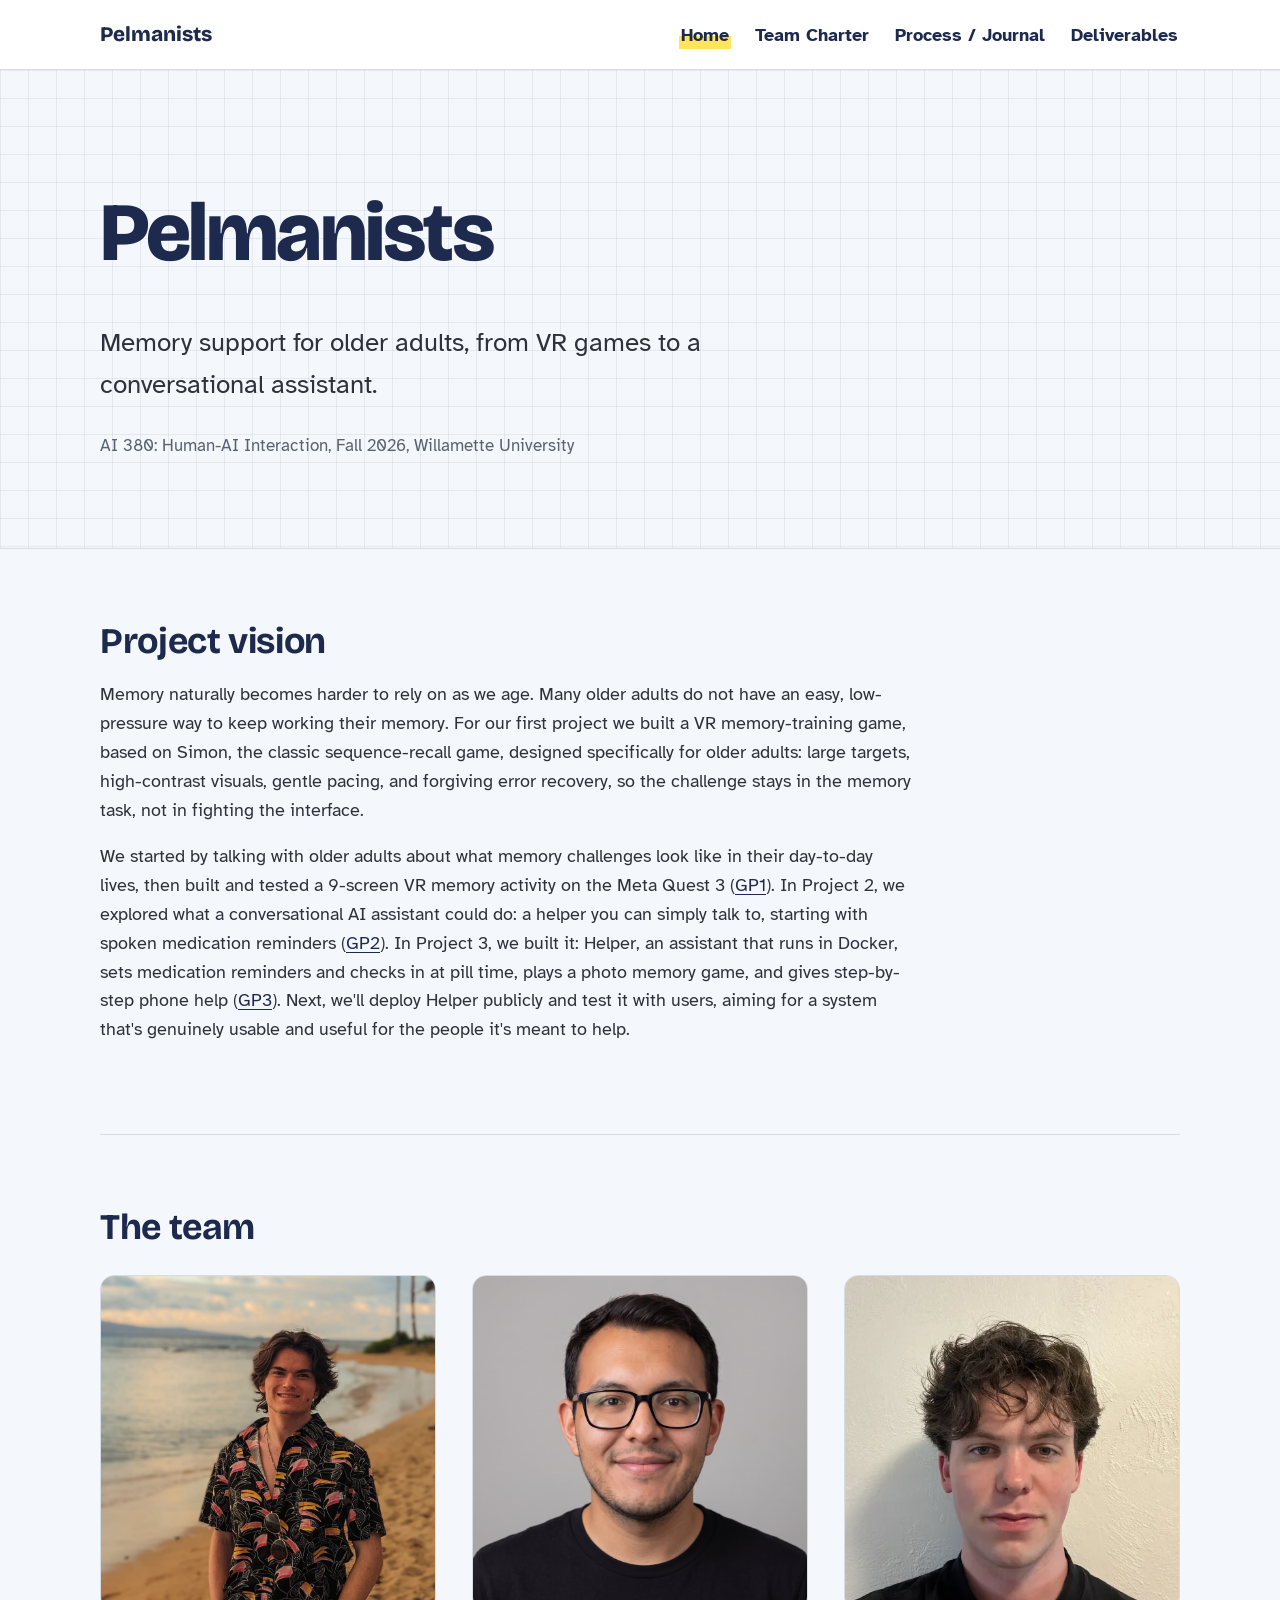
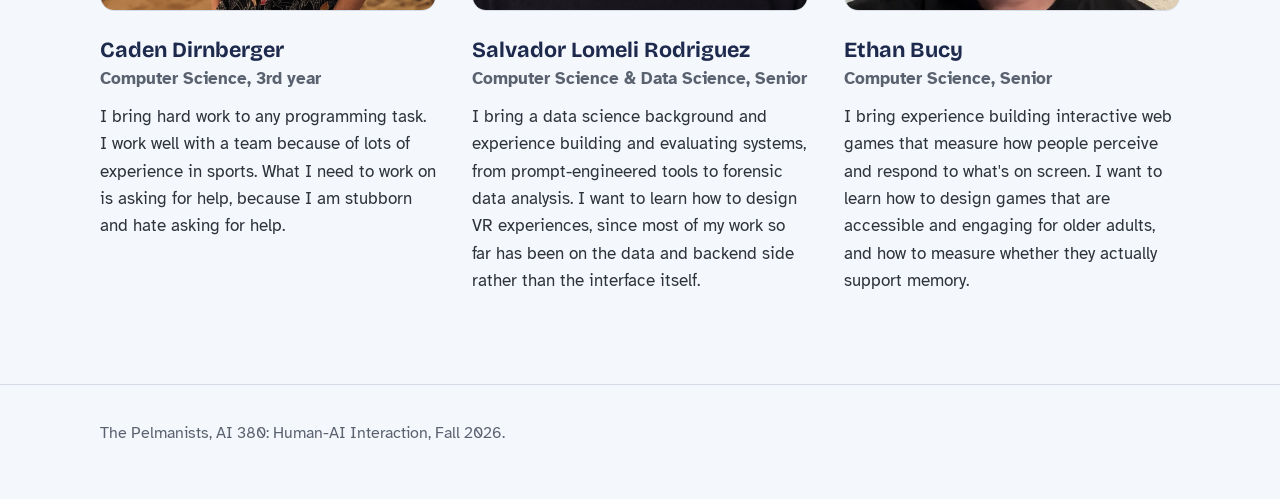
<file: index.html>
<!DOCTYPE html>
<html lang="en">
<head>
  <meta charset="utf-8">
  <meta name="viewport" content="width=device-width, initial-scale=1">
  <title>Pelmanists</title>
  <meta name="description" content="The Pelmanists: memory support for older adults, from a VR memory game to a conversational AI assistant. AI 380, Fall 2026.">
  <link rel="preconnect" href="https://fonts.googleapis.com">
  <link rel="preconnect" href="https://fonts.gstatic.com" crossorigin>
  <link href="https://fonts.googleapis.com/css2?family=Atkinson+Hyperlegible:wght@400;700&family=Bricolage+Grotesque:wght@700;800&display=swap" rel="stylesheet">
  <link rel="stylesheet" href="styles.css">
</head>
<body>
  <a class="skip-link" href="#main">Skip to main content</a>

  <header class="site-header">
    <div class="wrap">
      <a class="team-mark" href="index.html">Pelmanists</a>
      <nav class="site-nav" aria-label="Main">
        <ul>
          <li><a href="index.html" aria-current="page">Home</a></li>
          <li><a href="charter.html">Team Charter</a></li>
          <li><a href="journal.html">Process / Journal</a></li>
          <li><a href="deliverables.html">Deliverables</a></li>
        </ul>
      </nav>
    </div>
  </header>

  <main id="main">
    <div class="hero">
      <div class="wrap">
        <h1>Pelmanists</h1>
        <p class="tagline">Memory support for older adults, from VR games to a conversational assistant.</p>
        <p class="course">AI 380: Human-AI Interaction, Fall 2026, Willamette University</p>
      </div>
    </div>

    <div class="wrap">
      <section aria-labelledby="vision-heading">
        <h2 id="vision-heading">Project vision</h2>
        <p>Memory naturally becomes harder to rely on as we age. Many older adults do not have an easy, low-pressure way to keep working their memory. For our first project we built a VR memory-training game, based on Simon, the classic sequence-recall game, designed specifically for older adults: large targets, high-contrast visuals, gentle pacing, and forgiving error recovery, so the challenge stays in the memory task, not in fighting the interface.</p>
        <p>We started by talking with older adults about what memory challenges look like in their day-to-day lives, then built and tested a 9-screen VR memory activity on the Meta Quest 3 (<a href="gp1.html">GP1</a>). In Project 2, we explored what a conversational AI assistant could do: a helper you can simply talk to, starting with spoken medication reminders (<a href="gp2.html">GP2</a>). In Project 3, we built it: Helper, an assistant that runs in Docker, sets medication reminders and checks in at pill time, plays a photo memory game, and gives step-by-step phone help (<a href="gp3.html">GP3</a>). Next, we'll deploy Helper publicly and test it with users, aiming for a system that's genuinely usable and useful for the people it's meant to help.</p>
      </section>

      <section aria-labelledby="team-heading">
        <h2 id="team-heading">The team</h2>
        <ul class="team-grid">
          <li class="member">
            <!-- Swap the avatar div for: <img src="images/firstname.jpg" alt="Portrait of Firstname Lastname"> -->
            <img src="images\IMG_20260925_131510.webp" alt="Portrait of Caden Dirnberger"> 
            <h3>Caden Dirnberger</h3>
            <p class="major-year">Computer Science, 3rd year</p>
            <p>I bring hard work to any programming task. I work well with a team because of lots of experience in sports. What I need to work on is asking for help, because I am stubborn and hate asking for help.</p>
          </li>
          <li class="member">
            <img src="images/salvador.jpg" alt="Portrait of Salvador Lomeli Rodriguez">
            <h3>Salvador Lomeli Rodriguez</h3>
            <p class="major-year">Computer Science & Data Science, Senior</p>
            <p>I bring a data science background and experience building and evaluating systems, from prompt-engineered tools to forensic data analysis. I want to learn how to design VR experiences, since most of my work so far has been on the data and backend side rather than the interface itself.</p>
          </li>
          <li class="member">
            <img src="images/ethan.webp" alt="Portrait of Ethan Bucy">
            <h3>Ethan Bucy</h3>
            <p class="major-year">Computer Science, Senior</p>
            <p>I bring experience building interactive web games that measure how people perceive and respond to what's on screen. I want to learn how to design games that are accessible and engaging for older adults, and how to measure whether they actually support memory.</p>
          </li>
        </ul>
      </section>
    </div>
  </main>

  <footer class="site-footer">
    <div class="wrap">
      <p>The Pelmanists, AI 380: Human-AI Interaction, Fall 2026.</p>
    </div>
  </footer>
</body>
</html>
</file>
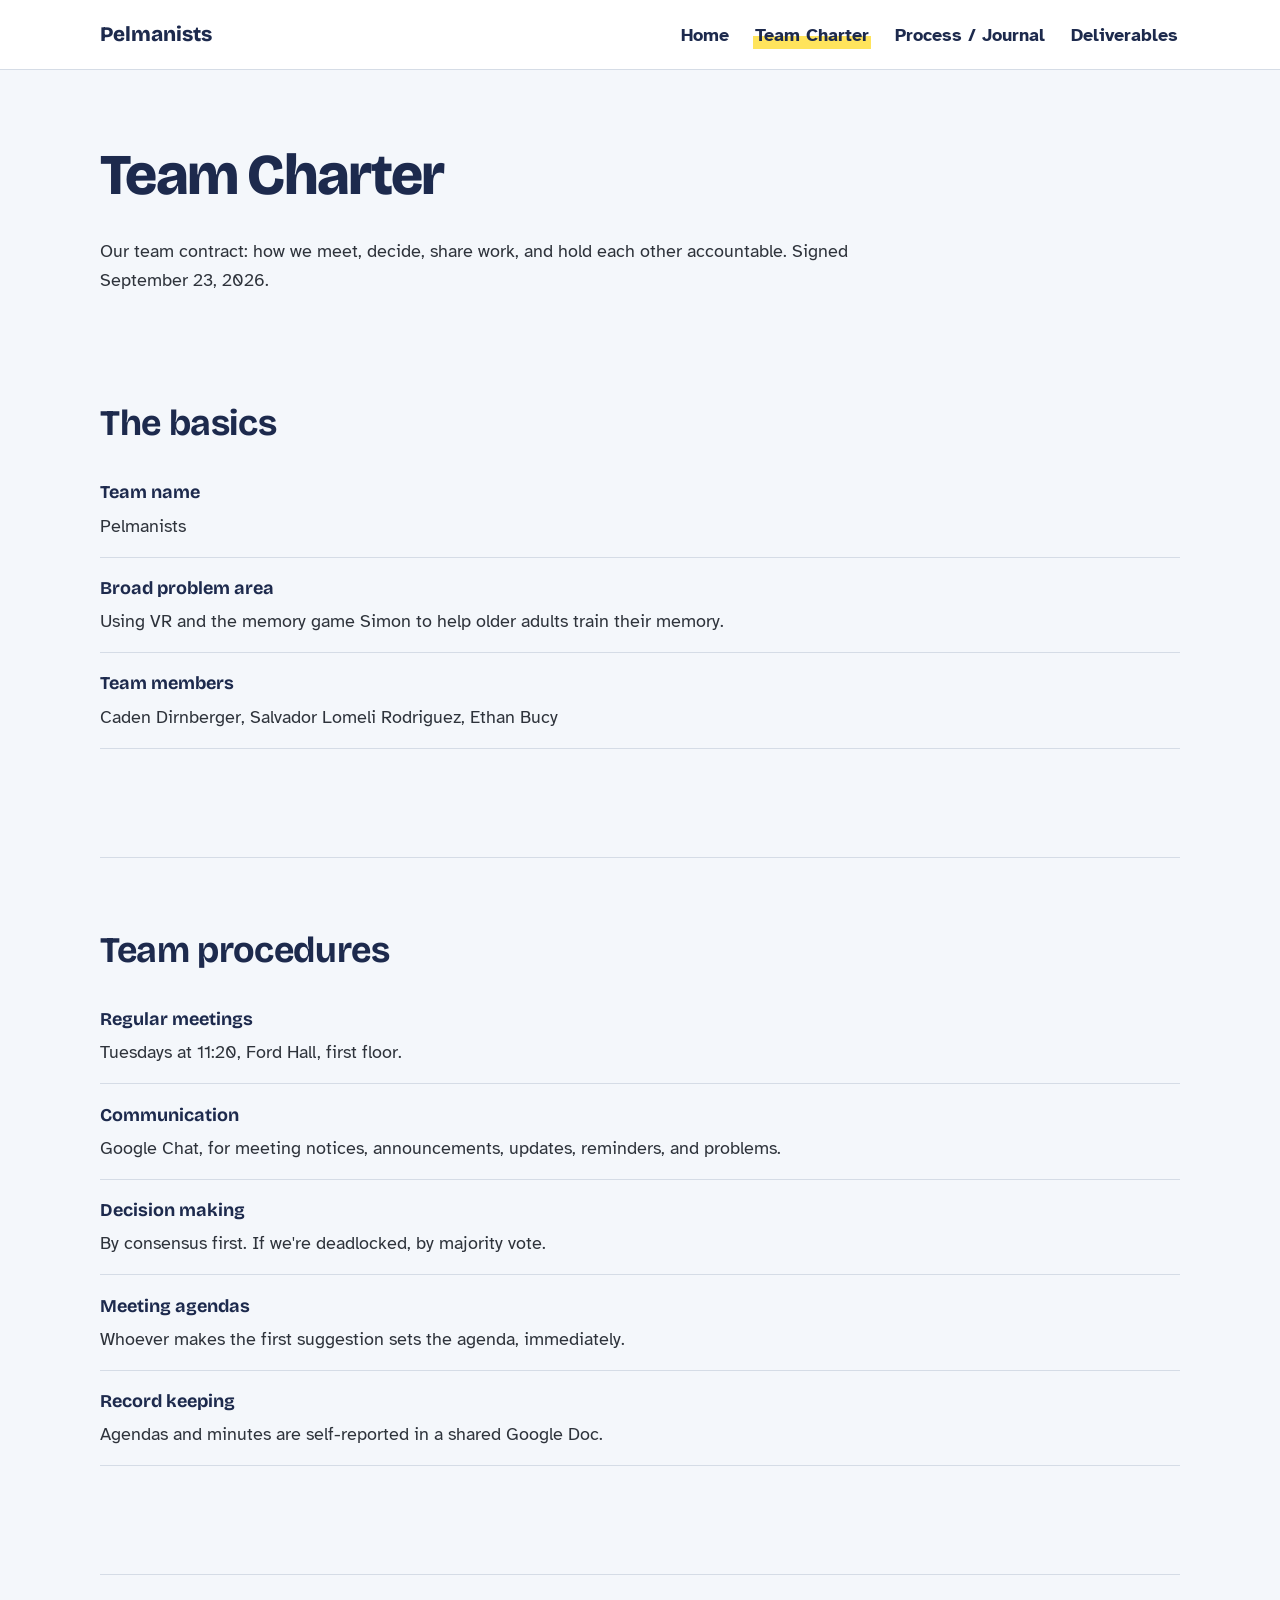
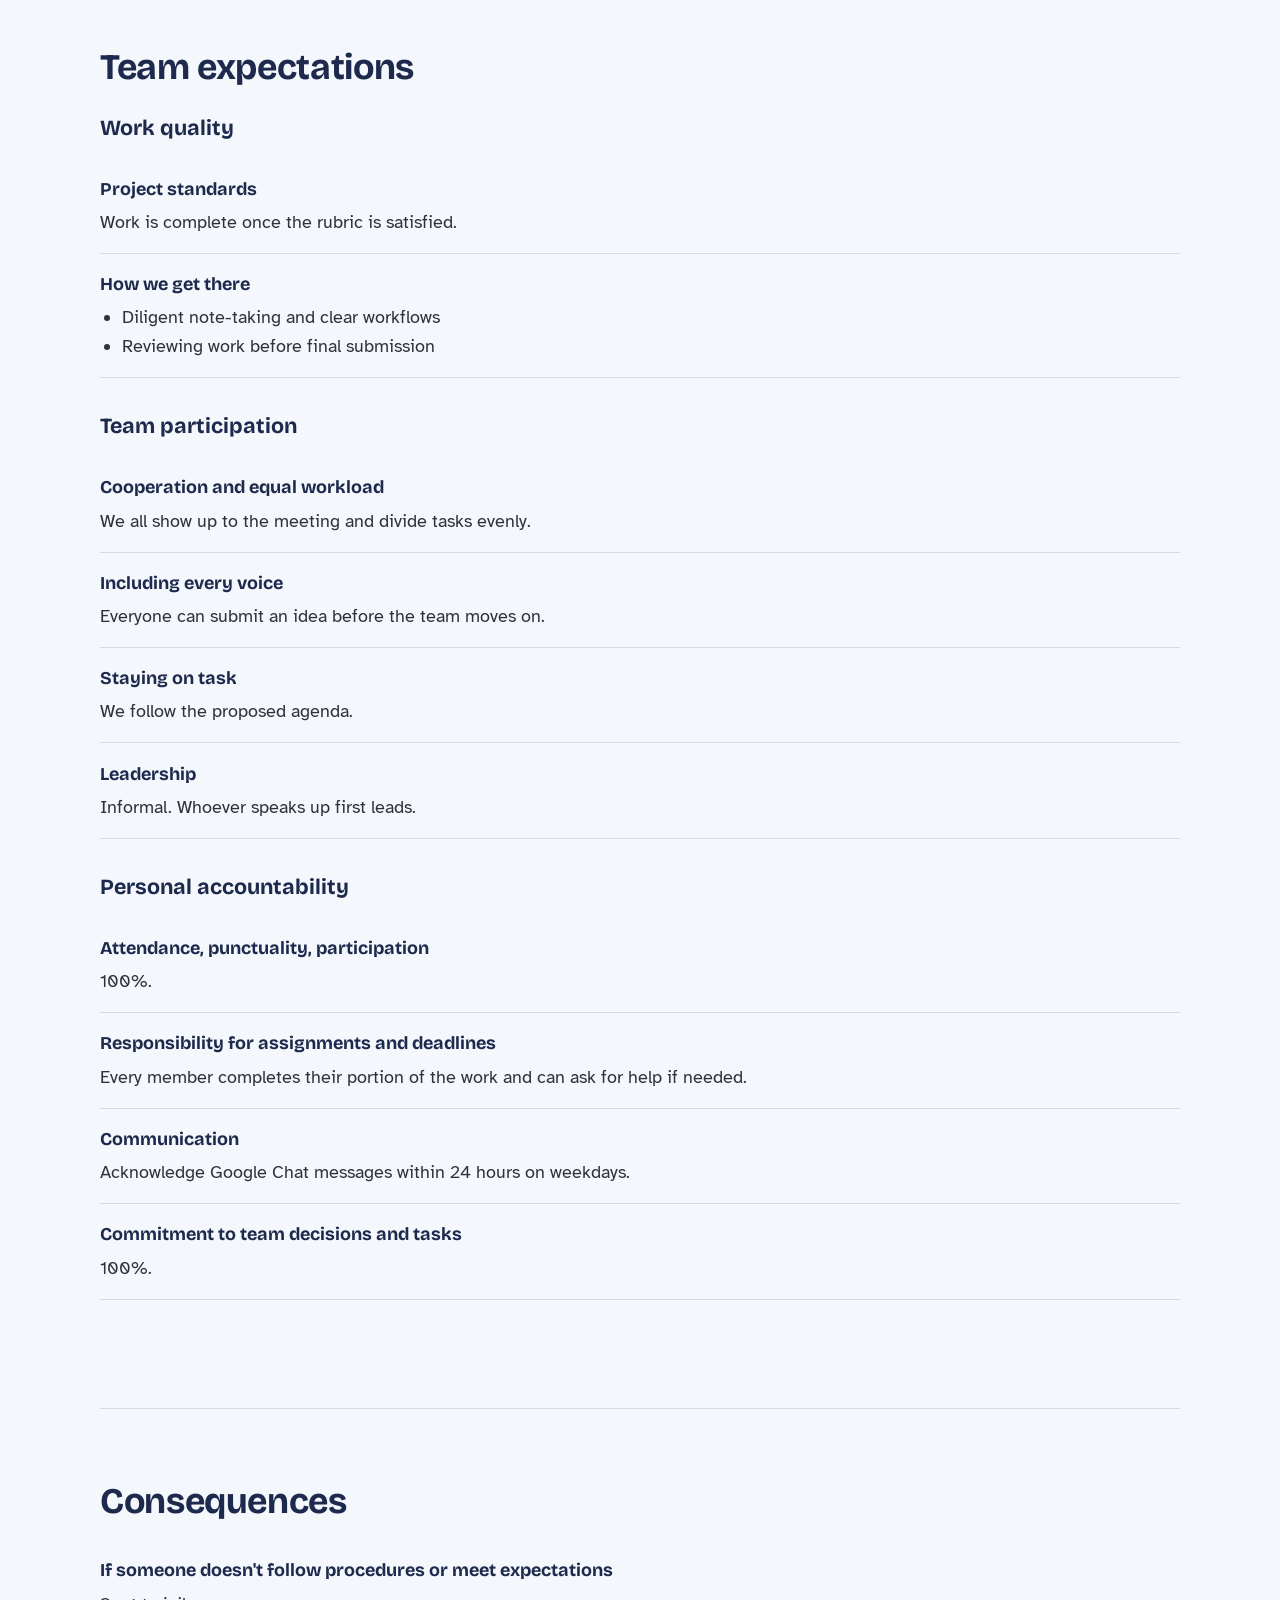
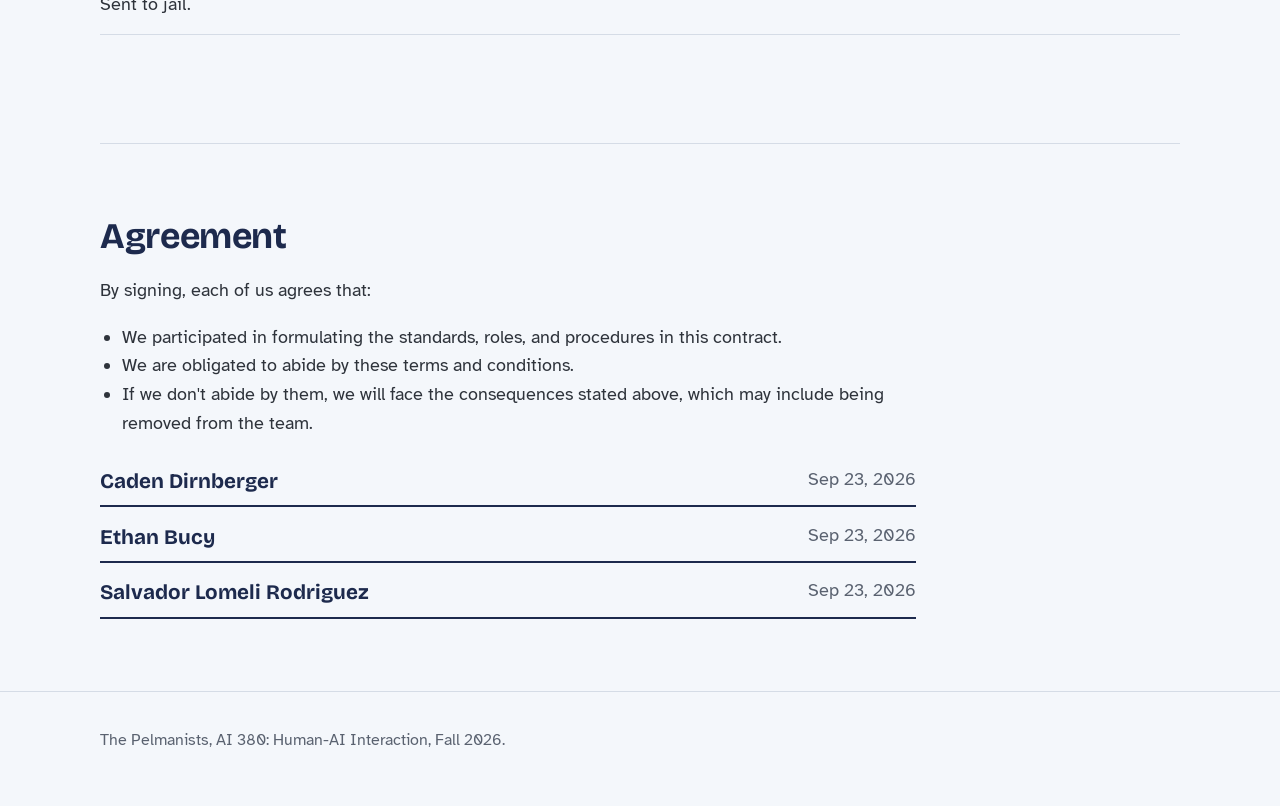
<file: charter.html>
<!DOCTYPE html>
<html lang="en">
<head>
  <meta charset="utf-8">
  <meta name="viewport" content="width=device-width, initial-scale=1">
  <title>Team Charter | Pelmanists</title>
  <meta name="description" content="Team contract for the Pelmanists: procedures, expectations, and accountability.">
  <link rel="preconnect" href="https://fonts.googleapis.com">
  <link rel="preconnect" href="https://fonts.gstatic.com" crossorigin>
  <link href="https://fonts.googleapis.com/css2?family=Atkinson+Hyperlegible:wght@400;700&family=Bricolage+Grotesque:wght@700;800&display=swap" rel="stylesheet">
  <link rel="stylesheet" href="styles.css">
</head>
<body>
  <a class="skip-link" href="#main">Skip to main content</a>

  <header class="site-header">
    <div class="wrap">
      <a class="team-mark" href="index.html">Pelmanists</a>
      <nav class="site-nav" aria-label="Main">
        <ul>
          <li><a href="index.html">Home</a></li>
          <li><a href="charter.html" aria-current="page">Team Charter</a></li>
          <li><a href="journal.html">Process / Journal</a></li>
          <li><a href="deliverables.html">Deliverables</a></li>
        </ul>
      </nav>
    </div>
  </header>

  <main id="main" class="wrap">
    <div class="page-intro">
      <h1>Team Charter</h1>
      <p>Our team contract: how we meet, decide, share work, and hold each other accountable. Signed September 23, 2026.</p>
    </div>

    <section aria-labelledby="basics-heading">
      <h2 id="basics-heading">The basics</h2>
      <dl class="charter-list">
        <div>
          <dt>Team name</dt>
          <dd>Pelmanists</dd>
        </div>
        <div>
          <dt>Broad problem area</dt>
          <dd>Using VR and the memory game Simon to help older adults train their memory.</dd>
        </div>
        <div>
          <dt>Team members</dt>
          <dd>Caden Dirnberger, Salvador Lomeli Rodriguez, Ethan Bucy</dd>
        </div>
      </dl>
    </section>

    <section aria-labelledby="procedures-heading">
      <h2 id="procedures-heading">Team procedures</h2>
      <dl class="charter-list">
        <div>
          <dt>Regular meetings</dt>
          <dd>Tuesdays at 11:20, Ford Hall, first floor.</dd>
        </div>
        <div>
          <dt>Communication</dt>
          <dd>Google Chat, for meeting notices, announcements, updates, reminders, and problems.</dd>
        </div>
        <div>
          <dt>Decision making</dt>
          <dd>By consensus first. If we're deadlocked, by majority vote.</dd>
        </div>
        <div>
          <dt>Meeting agendas</dt>
          <dd>Whoever makes the first suggestion sets the agenda, immediately.</dd>
        </div>
        <div>
          <dt>Record keeping</dt>
          <dd>Agendas and minutes are self-reported in a shared Google Doc.</dd>
        </div>
      </dl>
    </section>

    <section aria-labelledby="expectations-heading">
      <h2 id="expectations-heading">Team expectations</h2>

      <h3>Work quality</h3>
      <dl class="charter-list">
        <div>
          <dt>Project standards</dt>
          <dd>Work is complete once the rubric is satisfied.</dd>
        </div>
        <div>
          <dt>How we get there</dt>
          <dd>
            <ul>
              <li>Diligent note-taking and clear workflows</li>
              <li>Reviewing work before final submission</li>
            </ul>
          </dd>
        </div>
      </dl>

      <h3>Team participation</h3>
      <dl class="charter-list">
        <div>
          <dt>Cooperation and equal workload</dt>
          <dd>We all show up to the meeting and divide tasks evenly.</dd>
        </div>
        <div>
          <dt>Including every voice</dt>
          <dd>Everyone can submit an idea before the team moves on.</dd>
        </div>
        <div>
          <dt>Staying on task</dt>
          <dd>We follow the proposed agenda.</dd>
        </div>
        <div>
          <dt>Leadership</dt>
          <dd>Informal. Whoever speaks up first leads.</dd>
        </div>
      </dl>

      <h3>Personal accountability</h3>
      <dl class="charter-list">
        <div>
          <dt>Attendance, punctuality, participation</dt>
          <dd>100%.</dd>
        </div>
        <div>
          <dt>Responsibility for assignments and deadlines</dt>
          <dd>Every member completes their portion of the work and can ask for help if needed.</dd>
        </div>
        <div>
          <dt>Communication</dt>
          <dd>Acknowledge Google Chat messages within 24 hours on weekdays.</dd>
        </div>
        <div>
          <dt>Commitment to team decisions and tasks</dt>
          <dd>100%.</dd>
        </div>
      </dl>
    </section>

    <section aria-labelledby="consequences-heading">
      <h2 id="consequences-heading">Consequences</h2>
      <dl class="charter-list">
        <div>
          <dt>If someone doesn't follow procedures or meet expectations</dt>
          <dd>Sent to jail.</dd>
        </div>
      </dl>
    </section>

    <section aria-labelledby="agreement-heading">
      <h2 id="agreement-heading">Agreement</h2>
      <p>By signing, each of us agrees that:</p>
      <ul class="agreement">
        <li>We participated in formulating the standards, roles, and procedures in this contract.</li>
        <li>We are obligated to abide by these terms and conditions.</li>
        <li>If we don't abide by them, we will face the consequences stated above, which may include being removed from the team.</li>
      </ul>
      <ul class="signatures">
        <li><span class="sig-name">Caden Dirnberger</span> <time datetime="2026-09-23">Sep 23, 2026</time></li>
        <li><span class="sig-name">Ethan Bucy</span> <time datetime="2026-09-23">Sep 23, 2026</time></li>
        <li><span class="sig-name">Salvador Lomeli Rodriguez</span> <time datetime="2026-09-23">Sep 23, 2026</time></li>
      </ul>
    </section>
  </main>

  <footer class="site-footer">
    <div class="wrap">
      <p>The Pelmanists, AI 380: Human-AI Interaction, Fall 2026.</p>
    </div>
  </footer>
</body>
</html>
</file>
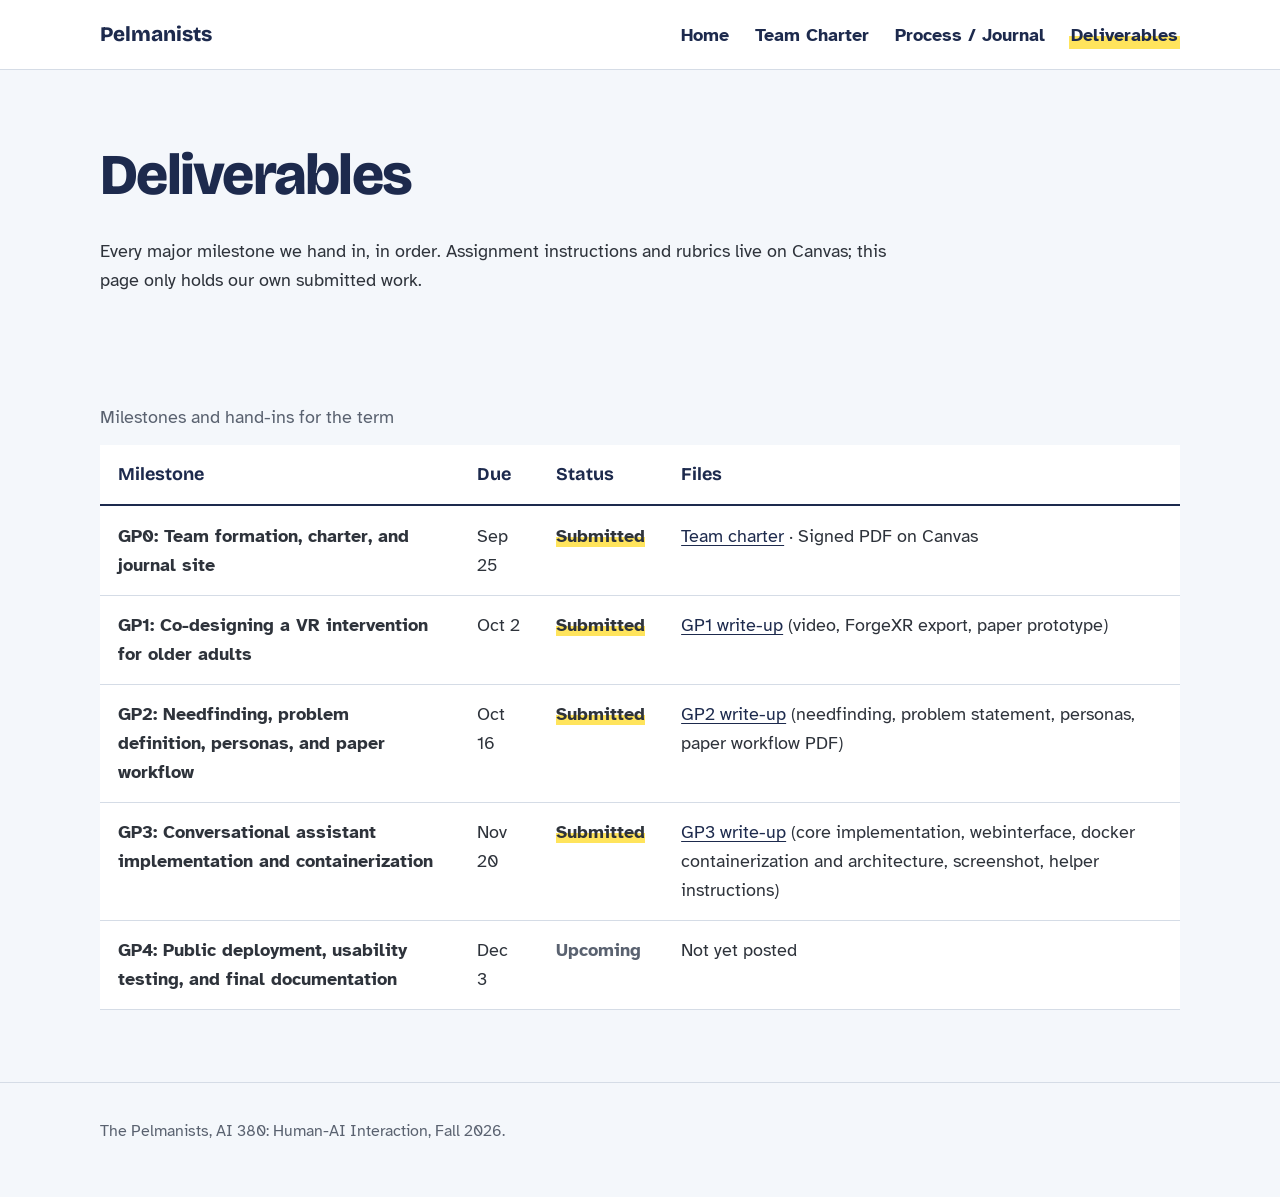
<file: deliverables.html>
<!DOCTYPE html>
<html lang="en">
<head>
  <meta charset="utf-8">
  <meta name="viewport" content="width=device-width, initial-scale=1">
  <title>Deliverables | Pelmanists</title>
  <meta name="description" content="Milestone hand-ins for the Pelmanists.">
  <link rel="preconnect" href="https://fonts.googleapis.com">
  <link rel="preconnect" href="https://fonts.gstatic.com" crossorigin>
  <link href="https://fonts.googleapis.com/css2?family=Atkinson+Hyperlegible:wght@400;700&family=Bricolage+Grotesque:wght@700;800&display=swap" rel="stylesheet">
  <link rel="stylesheet" href="styles.css">
</head>
<body>
  <a class="skip-link" href="#main">Skip to main content</a>

  <header class="site-header">
    <div class="wrap">
      <a class="team-mark" href="index.html">Pelmanists</a>
      <nav class="site-nav" aria-label="Main">
        <ul>
          <li><a href="index.html">Home</a></li>
          <li><a href="charter.html">Team Charter</a></li>
          <li><a href="journal.html">Process / Journal</a></li>
          <li><a href="deliverables.html" aria-current="page">Deliverables</a></li>
        </ul>
      </nav>
    </div>
  </header>

  <main id="main" class="wrap">
    <div class="page-intro">
      <h1>Deliverables</h1>
      <p>Every major milestone we hand in, in order. Assignment instructions and rubrics live on Canvas; this page only holds our own submitted work.</p>
    </div>

    <section aria-labelledby="milestones-heading">
      <h2 id="milestones-heading" class="visually-hidden">Milestones</h2>
      <div class="table-scroll" tabindex="0" role="region" aria-label="Milestones table, scrolls horizontally">
        <table>
          <caption>Milestones and hand-ins for the term</caption>
          <thead>
            <tr>
              <th scope="col">Milestone</th>
              <th scope="col">Due</th>
              <th scope="col">Status</th>
              <th scope="col">Files</th>
            </tr>
          </thead>
          <tbody>
            <tr>
              <th scope="row">GP0: Team formation, charter, and journal site</th>
              <td><time datetime="2026-09-25">Sep 25</time></td>
              <td><span class="status done">Submitted</span></td>
              <td><a href="charter.html">Team charter</a> · Signed PDF on Canvas</td>
            </tr>
            <tr>
              <th scope="row">GP1: Co-designing a VR intervention for older adults</th>
              <td><time datetime="2026-10-02">Oct 2</time></td>
              <td><span class="status done">Submitted</span></td>
              <td><a href="gp1.html">GP1 write-up</a> (video, ForgeXR export, paper prototype)</td>
            </tr>
            <tr>
              <th scope="row">GP2: Needfinding, problem definition, personas, and paper workflow</th>
              <td><time datetime="2026-10-16">Oct 16</time></td>
              <td><span class="status done">Submitted</span></td>
              <td><a href="gp2.html">GP2 write-up</a> (needfinding, problem statement, personas, paper workflow PDF)</td>
            </tr>
            <tr>
              <th scope="row">GP3: Conversational assistant implementation and containerization</th>
              <td><time datetime="2026-11-20">Nov 20</time></td>
              <td><span class="status done">Submitted</span></td>
              <td><a href="gp3.html">GP3 write-up</a> (core implementation, webinterface, docker containerization and architecture, screenshot, helper instructions)</td>
            </tr>
            <tr>
              <th scope="row">GP4: Public deployment, usability testing, and final documentation</th>
              <td><time datetime="2026-12-03">Dec 3</time></td>
              <td><span class="status upcoming">Upcoming</span></td>
              <td>Not yet posted</td>
            </tr>
          </tbody>
        </table>
      </div>
    </section>
  </main>

  <footer class="site-footer">
    <div class="wrap">
      <p>The Pelmanists, AI 380: Human-AI Interaction, Fall 2026.</p>
    </div>
  </footer>
</body>
</html>
</file>
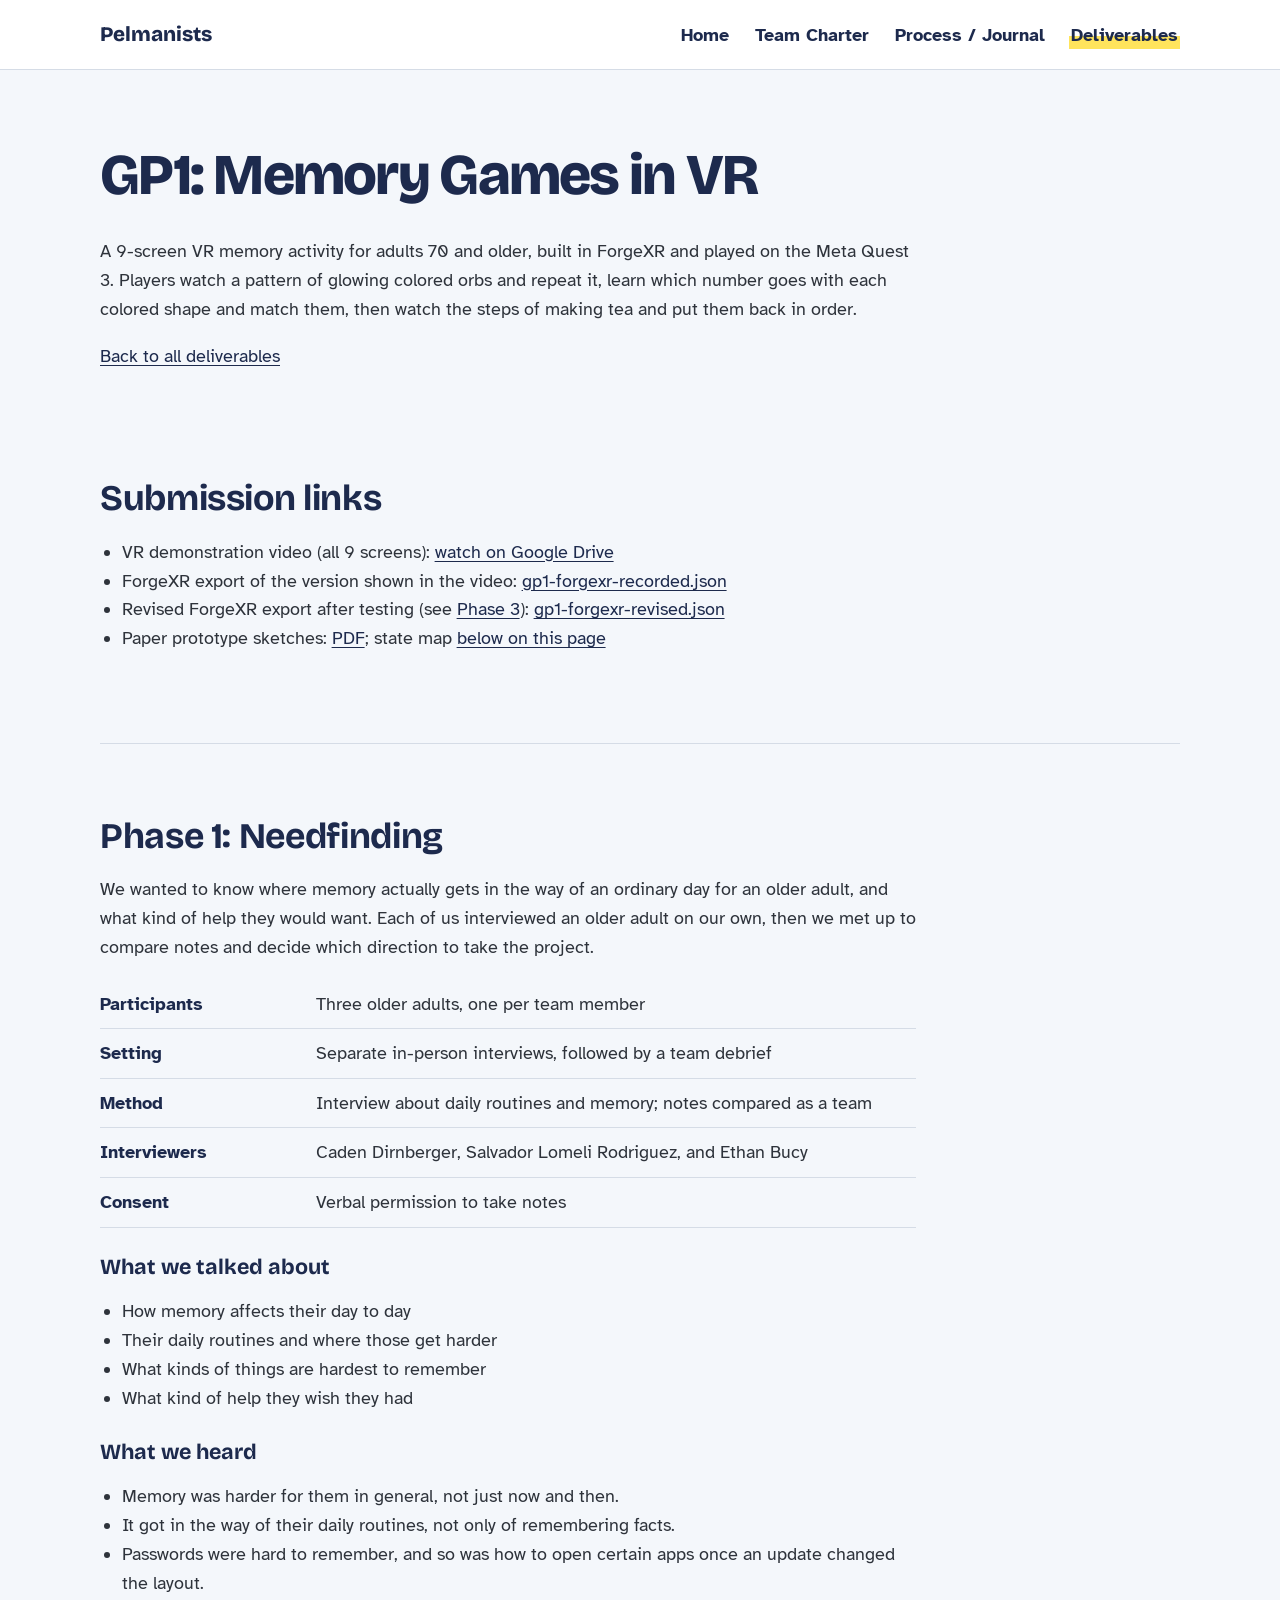
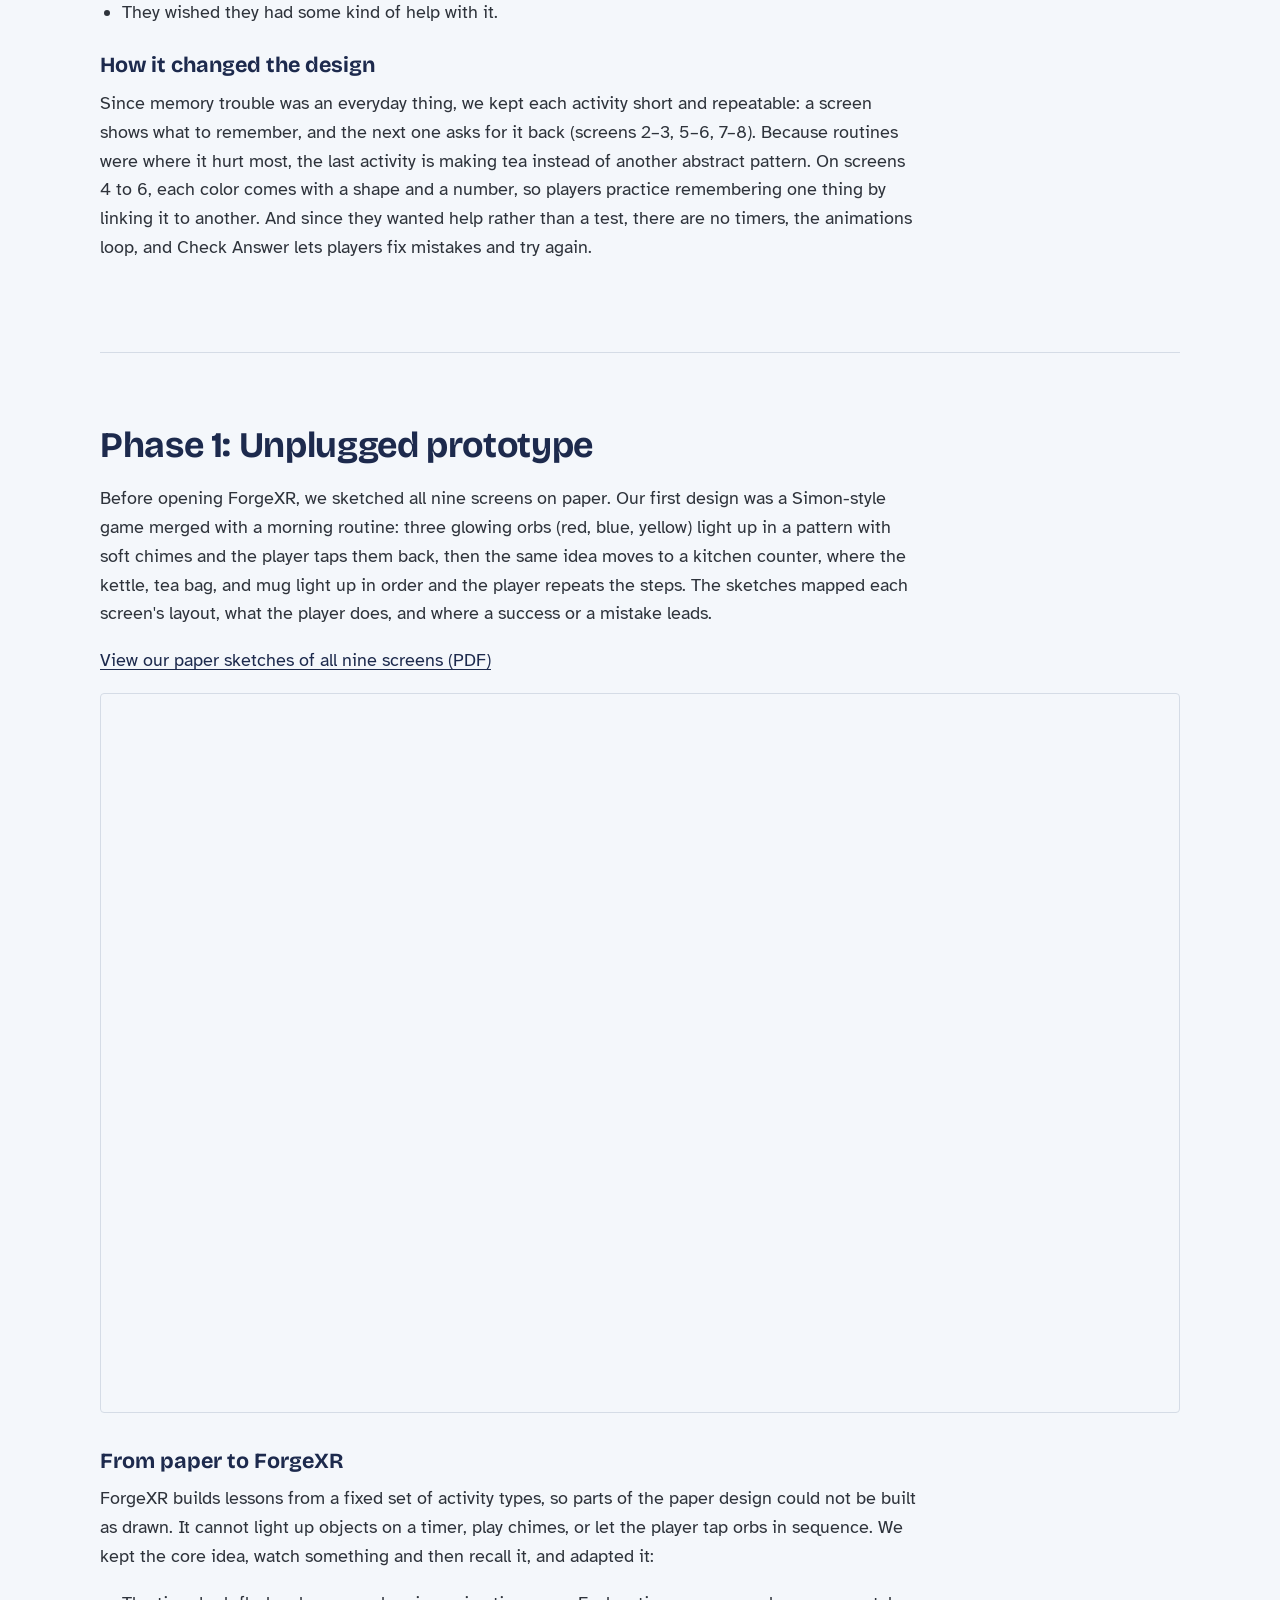
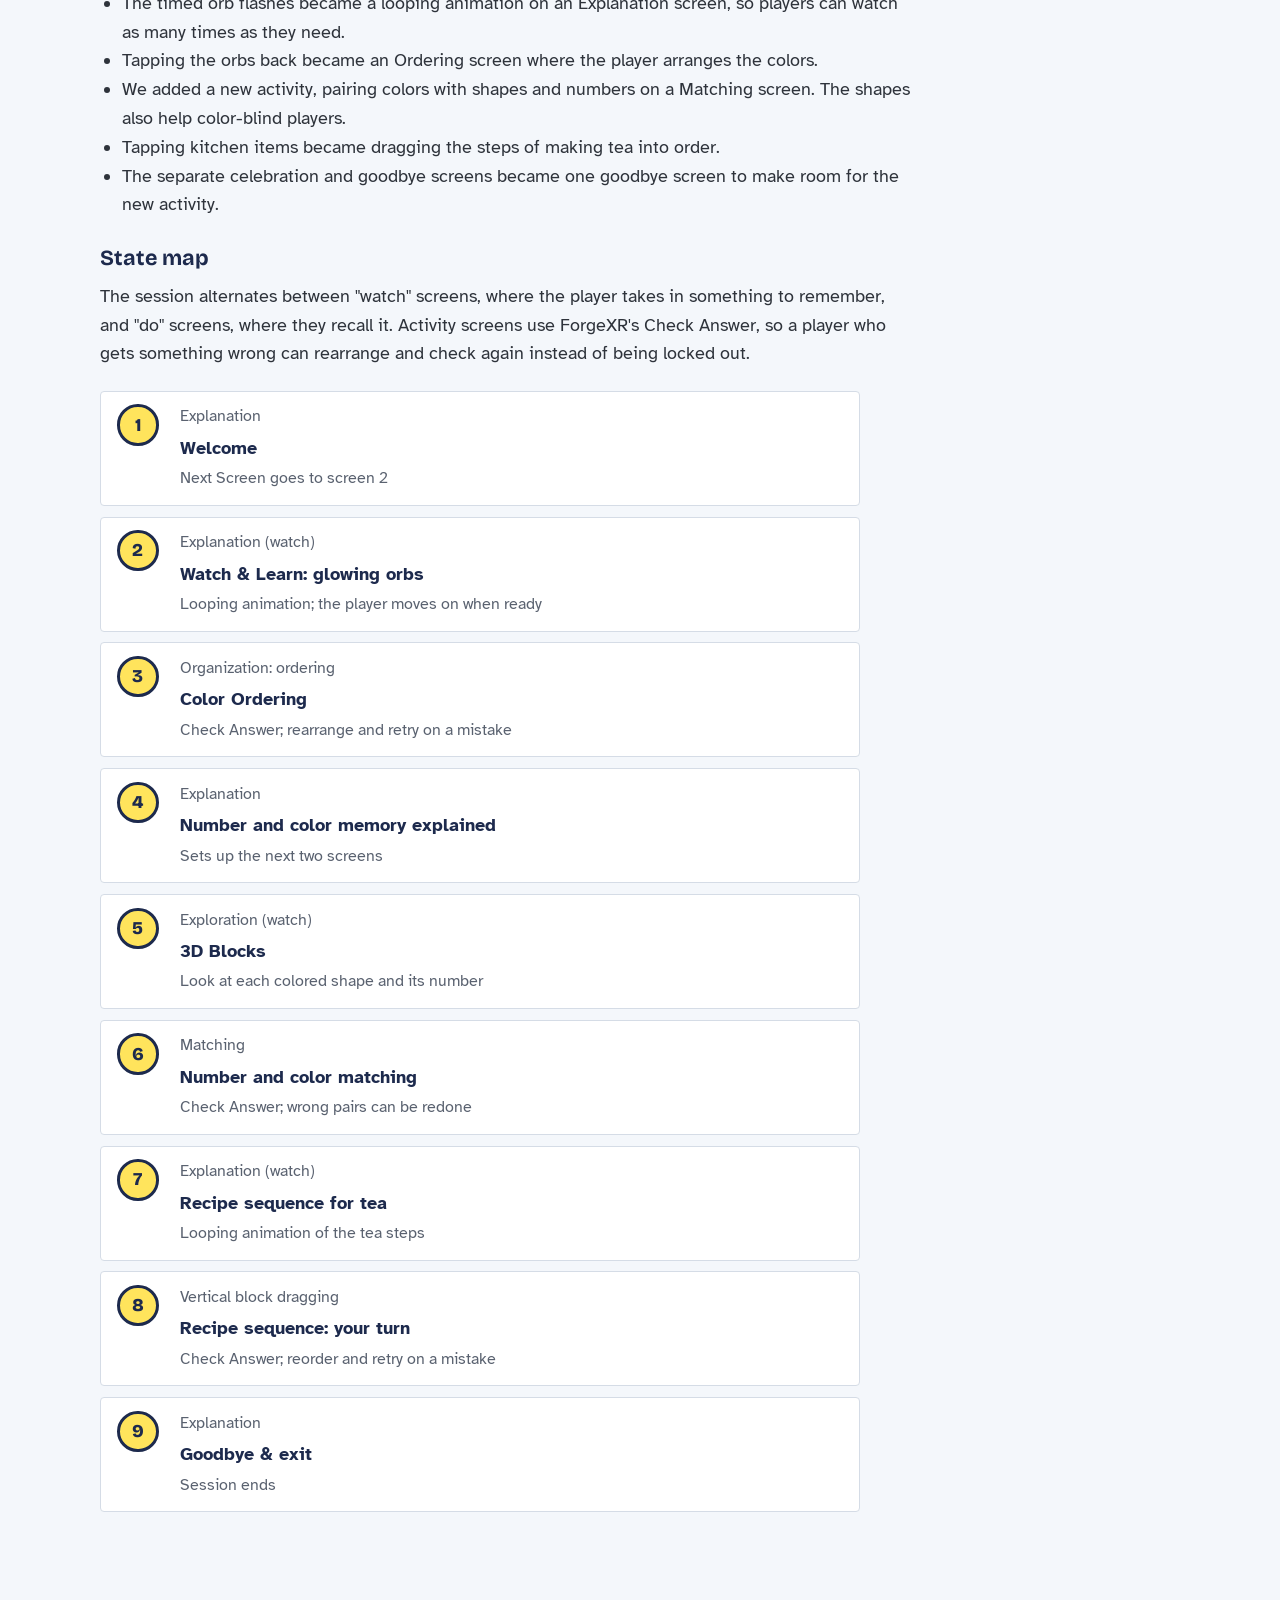
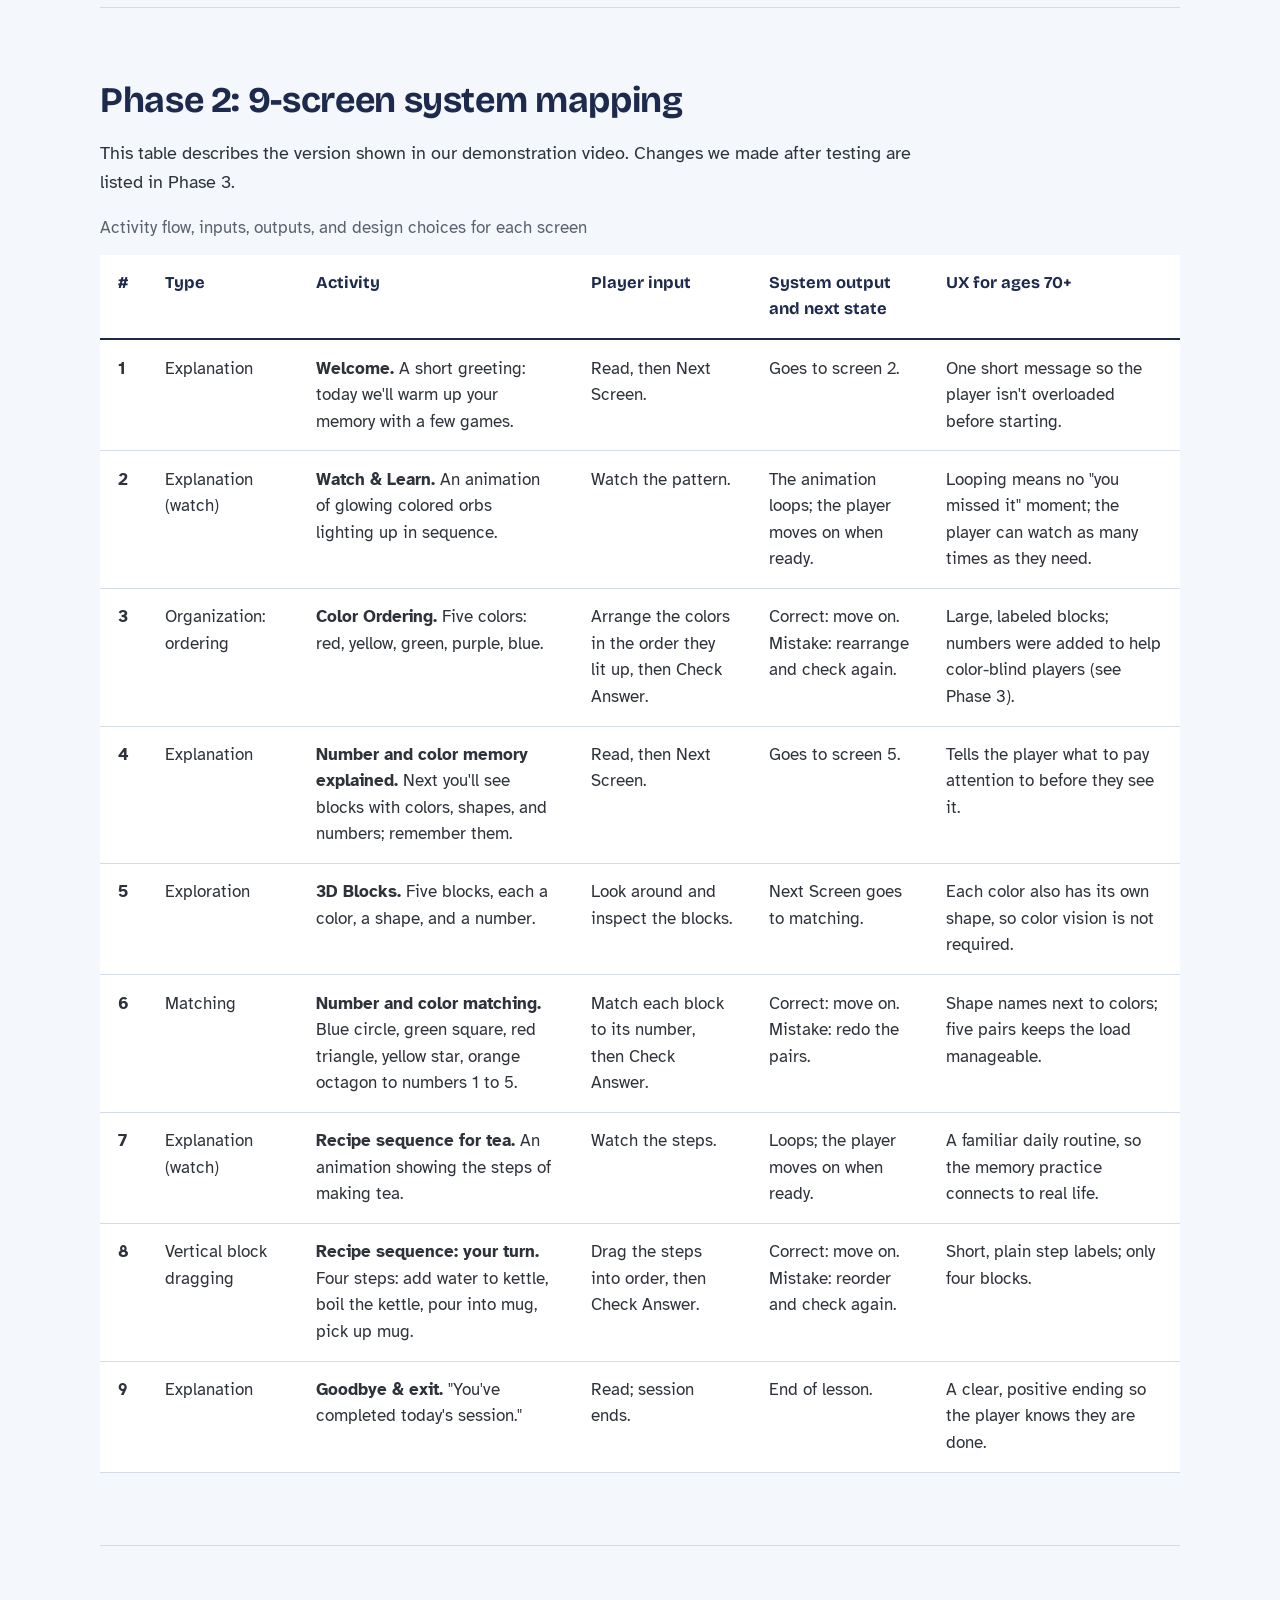
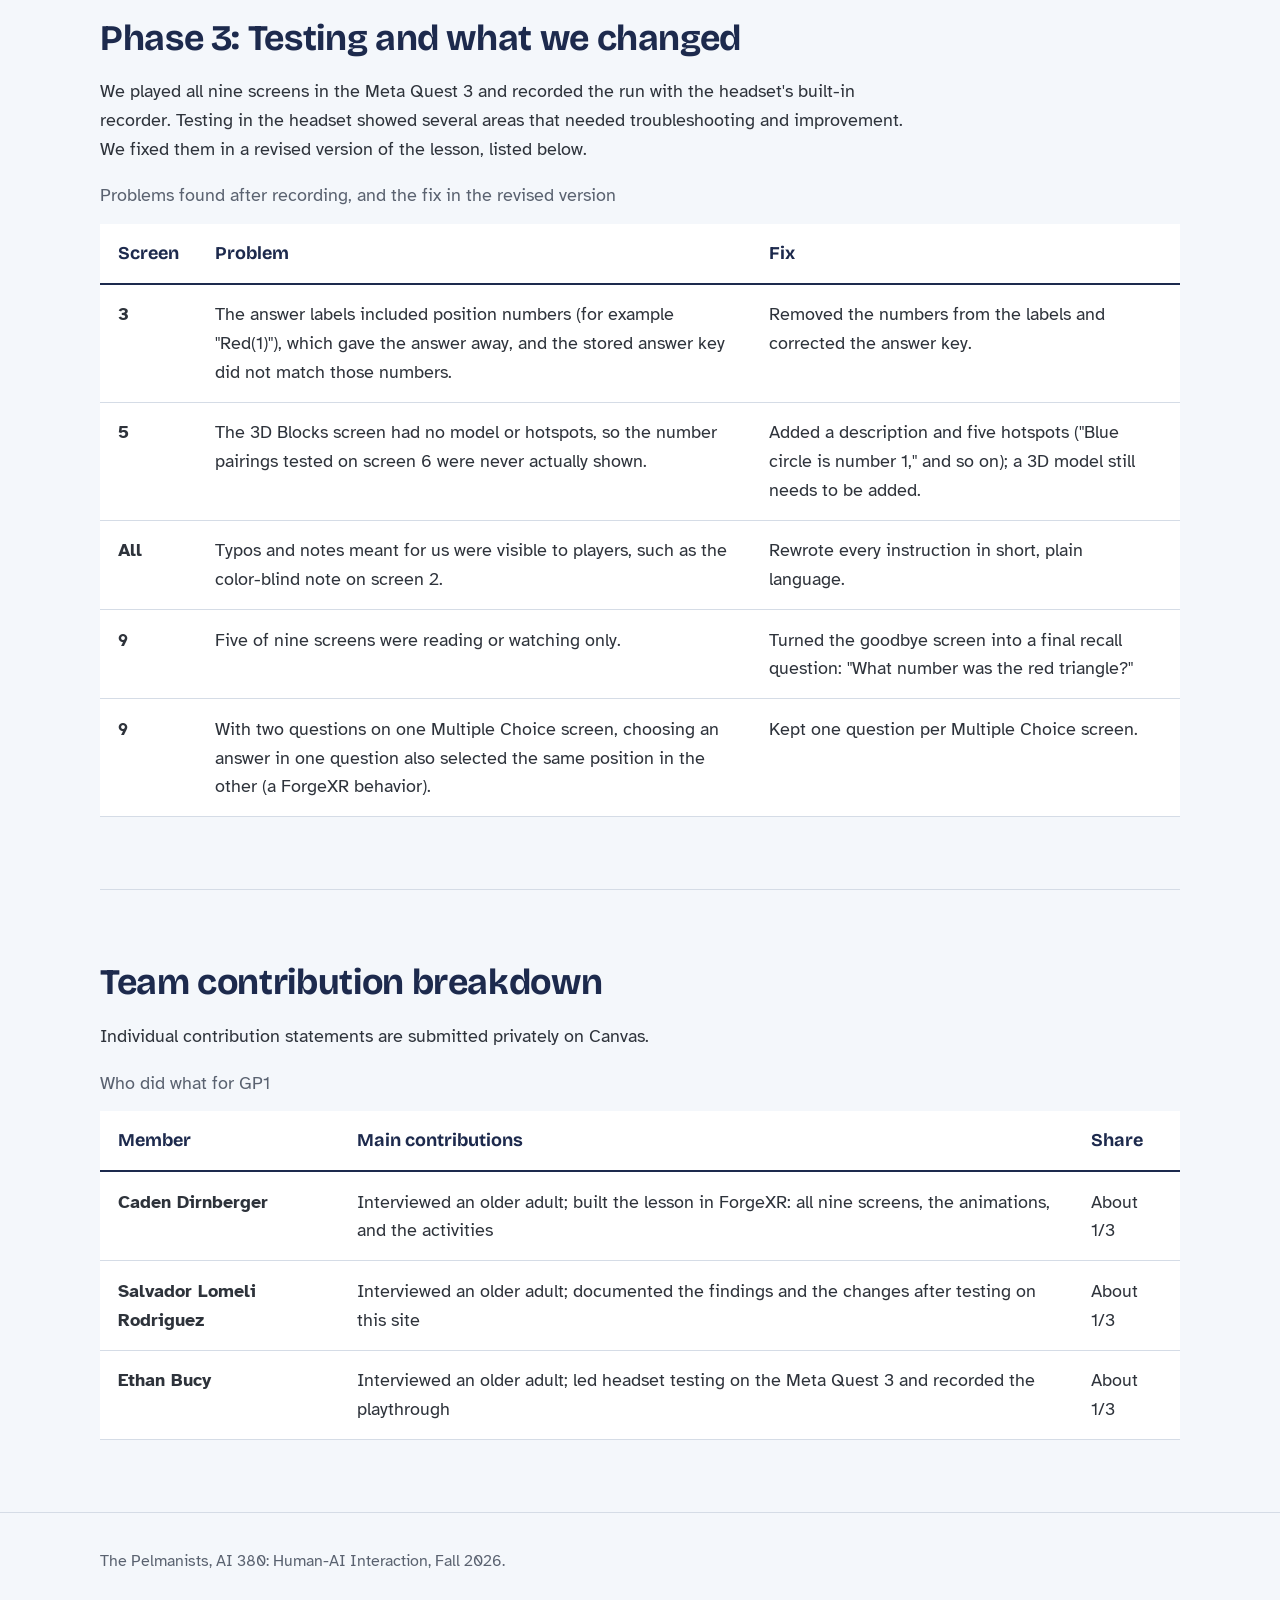
<file: gp1.html>
<!DOCTYPE html>
<html lang="en">
<head>
  <meta charset="utf-8">
  <meta name="viewport" content="width=device-width, initial-scale=1">
  <title>GP1: Memory Games in VR | Pelmanists</title>
  <meta name="description" content="GP1: co-designing a 9-screen VR memory activity for older adults, from needfinding to Meta Quest 3 playback.">
  <link rel="preconnect" href="https://fonts.googleapis.com">
  <link rel="preconnect" href="https://fonts.gstatic.com" crossorigin>
  <link href="https://fonts.googleapis.com/css2?family=Atkinson+Hyperlegible:wght@400;700&family=Bricolage+Grotesque:wght@700;800&display=swap" rel="stylesheet">
  <link rel="stylesheet" href="styles.css">
</head>
<body>
  <a class="skip-link" href="#main">Skip to main content</a>

  <header class="site-header">
    <div class="wrap">
      <a class="team-mark" href="index.html">Pelmanists</a>
      <nav class="site-nav" aria-label="Main">
        <ul>
          <li><a href="index.html">Home</a></li>
          <li><a href="charter.html">Team Charter</a></li>
          <li><a href="journal.html">Process / Journal</a></li>
          <li><a href="deliverables.html" aria-current="page">Deliverables</a></li>
        </ul>
      </nav>
    </div>
  </header>

  <main id="main" class="wrap">
    <div class="page-intro">
      <h1>GP1: Memory Games in VR</h1>
      <p>A 9-screen VR memory activity for adults 70 and older, built in ForgeXR and played on the Meta Quest 3. Players watch a pattern of glowing colored orbs and repeat it, learn which number goes with each colored shape and match them, then watch the steps of making tea and put them back in order.</p>
      <p><a href="deliverables.html">Back to all deliverables</a></p>
    </div>

    <section aria-labelledby="links-heading">
      <h2 id="links-heading">Submission links</h2>
      <ul class="links-list">
        <li>VR demonstration video (all 9 screens): <a href="https://drive.google.com/file/d/1kj0Jie3JQ0DGR4LdZuPJzGo-4JkDCKpQ/view">watch on Google Drive</a></li>
        <li>ForgeXR export of the version shown in the video: <a href="docs/gp1-forgexr-recorded.json">gp1-forgexr-recorded.json</a></li>
        <li>Revised ForgeXR export after testing (see <a href="#validation-heading">Phase 3</a>): <a href="docs/gp1-forgexr-revised.json">gp1-forgexr-revised.json</a></li>
        <li>Paper prototype sketches: <a href="GP1paperpages.pdf">PDF</a>; state map <a href="#unplugged-heading">below on this page</a></li>
      </ul>
    </section>

    <section aria-labelledby="needfinding-heading">
      <h2 id="needfinding-heading">Phase 1: Needfinding</h2>
      <p>We wanted to know where memory actually gets in the way of an ordinary day for an older adult, and what kind of help they would want. Each of us interviewed an older adult on our own, then we met up to compare notes and decide which direction to take the project.</p>

      <dl class="facts">
        <div><dt>Participants</dt><dd>Three older adults, one per team member</dd></div>
        <div><dt>Setting</dt><dd>Separate in-person interviews, followed by a team debrief</dd></div>
        <div><dt>Method</dt><dd>Interview about daily routines and memory; notes compared as a team</dd></div>
        <div><dt>Interviewers</dt><dd>Caden Dirnberger, Salvador Lomeli Rodriguez, and Ethan Bucy</dd></div>
        <div><dt>Consent</dt><dd>Verbal permission to take notes</dd></div>
      </dl>

      <h3>What we talked about</h3>
      <ul class="links-list">
        <li>How memory affects their day to day</li>
        <li>Their daily routines and where those get harder</li>
        <li>What kinds of things are hardest to remember</li>
        <li>What kind of help they wish they had</li>
      </ul>

      <h3>What we heard</h3>
      <ul class="links-list">
        <li>Memory was harder for them in general, not just now and then.</li>
        <li>It got in the way of their daily routines, not only of remembering facts.</li>
        <li>Passwords were hard to remember, and so was how to open certain apps once an update changed the layout.</li>
        <li>They wished they had some kind of help with it.</li>
      </ul>

      <h3>How it changed the design</h3>
      <p>Since memory trouble was an everyday thing, we kept each activity short and repeatable: a screen shows what to remember, and the next one asks for it back (screens 2–3, 5–6, 7–8). Because routines were where it hurt most, the last activity is making tea instead of another abstract pattern. On screens 4 to 6, each color comes with a shape and a number, so players practice remembering one thing by linking it to another. And since they wanted help rather than a test, there are no timers, the animations loop, and Check Answer lets players fix mistakes and try again.</p>
    </section>

    <section aria-labelledby="unplugged-heading">
      <h2 id="unplugged-heading">Phase 1: Unplugged prototype</h2>
      <p>Before opening ForgeXR, we sketched all nine screens on paper. Our first design was a Simon-style game merged with a morning routine: three glowing orbs (red, blue, yellow) light up in a pattern with soft chimes and the player taps them back, then the same idea moves to a kitchen counter, where the kettle, tea bag, and mug light up in order and the player repeats the steps. The sketches mapped each screen's layout, what the player does, and where a success or a mistake leads.</p>

      <p><a href="GP1paperpages.pdf">View our paper sketches of all nine screens (PDF)</a></p>
      <div class="table-scroll" role="region" aria-label="Paper sketches PDF preview">
        <iframe src="GP1paperpages.pdf" title="Paper sketches of the nine planned screens" style="width:100%;min-width:320px;height:720px;border:1px solid var(--rule);border-radius:var(--radius-sm);"></iframe>
      </div>

      <h3>From paper to ForgeXR</h3>
      <p>ForgeXR builds lessons from a fixed set of activity types, so parts of the paper design could not be built as drawn. It cannot light up objects on a timer, play chimes, or let the player tap orbs in sequence. We kept the core idea, watch something and then recall it, and adapted it:</p>
      <ul class="links-list">
        <li>The timed orb flashes became a looping animation on an Explanation screen, so players can watch as many times as they need.</li>
        <li>Tapping the orbs back became an Ordering screen where the player arranges the colors.</li>
        <li>We added a new activity, pairing colors with shapes and numbers on a Matching screen. The shapes also help color-blind players.</li>
        <li>Tapping kitchen items became dragging the steps of making tea into order.</li>
        <li>The separate celebration and goodbye screens became one goodbye screen to make room for the new activity.</li>
      </ul>

      <h3>State map</h3>
      <p>The session alternates between "watch" screens, where the player takes in something to remember, and "do" screens, where they recall it. Activity screens use ForgeXR's Check Answer, so a player who gets something wrong can rearrange and check again instead of being locked out.</p>
      <ol class="flow" aria-label="Screen-to-screen flow">
        <li><span class="kind">Explanation</span><span class="name">Welcome</span><span class="loop">Next Screen goes to screen 2</span></li>
        <li><span class="kind">Explanation (watch)</span><span class="name">Watch &amp; Learn: glowing orbs</span><span class="loop">Looping animation; the player moves on when ready</span></li>
        <li><span class="kind">Organization: ordering</span><span class="name">Color Ordering</span><span class="loop">Check Answer; rearrange and retry on a mistake</span></li>
        <li><span class="kind">Explanation</span><span class="name">Number and color memory explained</span><span class="loop">Sets up the next two screens</span></li>
        <li><span class="kind">Exploration (watch)</span><span class="name">3D Blocks</span><span class="loop">Look at each colored shape and its number</span></li>
        <li><span class="kind">Matching</span><span class="name">Number and color matching</span><span class="loop">Check Answer; wrong pairs can be redone</span></li>
        <li><span class="kind">Explanation (watch)</span><span class="name">Recipe sequence for tea</span><span class="loop">Looping animation of the tea steps</span></li>
        <li><span class="kind">Vertical block dragging</span><span class="name">Recipe sequence: your turn</span><span class="loop">Check Answer; reorder and retry on a mistake</span></li>
        <li><span class="kind">Explanation</span><span class="name">Goodbye &amp; exit</span><span class="loop">Session ends</span></li>
      </ol>
    </section>

    <section aria-labelledby="mapping-heading">
      <h2 id="mapping-heading">Phase 2: 9-screen system mapping</h2>
      <p>This table describes the version shown in our demonstration video. Changes we made after testing are listed in Phase 3.</p>

      <div class="table-scroll" tabindex="0" role="region" aria-label="Screen mapping table, scrolls horizontally">
        <table class="screen-table">
          <caption>Activity flow, inputs, outputs, and design choices for each screen</caption>
          <thead>
            <tr>
              <th scope="col">#</th>
              <th scope="col">Type</th>
              <th scope="col">Activity</th>
              <th scope="col">Player input</th>
              <th scope="col">System output and next state</th>
              <th scope="col">UX for ages 70+</th>
            </tr>
          </thead>
          <tbody>
            <tr><th scope="row">1</th><td>Explanation</td>
              <td><strong>Welcome.</strong> A short greeting: today we'll warm up your memory with a few games.</td>
              <td>Read, then Next Screen.</td>
              <td>Goes to screen 2.</td>
              <td>One short message so the player isn't overloaded before starting.</td></tr>
            <tr><th scope="row">2</th><td>Explanation (watch)</td>
              <td><strong>Watch &amp; Learn.</strong> An animation of glowing colored orbs lighting up in sequence.</td>
              <td>Watch the pattern.</td>
              <td>The animation loops; the player moves on when ready.</td>
              <td>Looping means no "you missed it" moment; the player can watch as many times as they need.</td></tr>
            <tr><th scope="row">3</th><td>Organization: ordering</td>
              <td><strong>Color Ordering.</strong> Five colors: red, yellow, green, purple, blue.</td>
              <td>Arrange the colors in the order they lit up, then Check Answer.</td>
              <td>Correct: move on. Mistake: rearrange and check again.</td>
              <td>Large, labeled blocks; numbers were added to help color-blind players (see Phase 3).</td></tr>
            <tr><th scope="row">4</th><td>Explanation</td>
              <td><strong>Number and color memory explained.</strong> Next you'll see blocks with colors, shapes, and numbers; remember them.</td>
              <td>Read, then Next Screen.</td>
              <td>Goes to screen 5.</td>
              <td>Tells the player what to pay attention to before they see it.</td></tr>
            <tr><th scope="row">5</th><td>Exploration</td>
              <td><strong>3D Blocks.</strong> Five blocks, each a color, a shape, and a number.</td>
              <td>Look around and inspect the blocks.</td>
              <td>Next Screen goes to matching.</td>
              <td>Each color also has its own shape, so color vision is not required.</td></tr>
            <tr><th scope="row">6</th><td>Matching</td>
              <td><strong>Number and color matching.</strong> Blue circle, green square, red triangle, yellow star, orange octagon to numbers 1 to 5.</td>
              <td>Match each block to its number, then Check Answer.</td>
              <td>Correct: move on. Mistake: redo the pairs.</td>
              <td>Shape names next to colors; five pairs keeps the load manageable.</td></tr>
            <tr><th scope="row">7</th><td>Explanation (watch)</td>
              <td><strong>Recipe sequence for tea.</strong> An animation showing the steps of making tea.</td>
              <td>Watch the steps.</td>
              <td>Loops; the player moves on when ready.</td>
              <td>A familiar daily routine, so the memory practice connects to real life.</td></tr>
            <tr><th scope="row">8</th><td>Vertical block dragging</td>
              <td><strong>Recipe sequence: your turn.</strong> Four steps: add water to kettle, boil the kettle, pour into mug, pick up mug.</td>
              <td>Drag the steps into order, then Check Answer.</td>
              <td>Correct: move on. Mistake: reorder and check again.</td>
              <td>Short, plain step labels; only four blocks.</td></tr>
            <tr><th scope="row">9</th><td>Explanation</td>
              <td><strong>Goodbye &amp; exit.</strong> "You've completed today's session."</td>
              <td>Read; session ends.</td>
              <td>End of lesson.</td>
              <td>A clear, positive ending so the player knows they are done.</td></tr>
          </tbody>
        </table>
      </div>
    </section>

    <section aria-labelledby="validation-heading">
      <h2 id="validation-heading">Phase 3: Testing and what we changed</h2>
      <p>We played all nine screens in the Meta Quest 3 and recorded the run with the headset's built-in recorder. Testing in the headset showed several areas that needed troubleshooting and improvement. We fixed them in a revised version of the lesson, listed below.</p>
      <div class="table-scroll" tabindex="0" role="region" aria-label="Testing findings table, scrolls horizontally">
        <table>
          <caption>Problems found after recording, and the fix in the revised version</caption>
          <thead><tr><th scope="col">Screen</th><th scope="col">Problem</th><th scope="col">Fix</th></tr></thead>
          <tbody>
            <tr><th scope="row">3</th><td>The answer labels included position numbers (for example "Red(1)"), which gave the answer away, and the stored answer key did not match those numbers.</td><td>Removed the numbers from the labels and corrected the answer key.</td></tr>
            <tr><th scope="row">5</th><td>The 3D Blocks screen had no model or hotspots, so the number pairings tested on screen 6 were never actually shown.</td><td>Added a description and five hotspots ("Blue circle is number 1," and so on); a 3D model still needs to be added.</td></tr>
            <tr><th scope="row">All</th><td>Typos and notes meant for us were visible to players, such as the color-blind note on screen 2.</td><td>Rewrote every instruction in short, plain language.</td></tr>
            <tr><th scope="row">9</th><td>Five of nine screens were reading or watching only.</td><td>Turned the goodbye screen into a final recall question: "What number was the red triangle?"</td></tr>
            <tr><th scope="row">9</th><td>With two questions on one Multiple Choice screen, choosing an answer in one question also selected the same position in the other (a ForgeXR behavior).</td><td>Kept one question per Multiple Choice screen.</td></tr>
          </tbody>
        </table>
      </div>
    </section>

    <section aria-labelledby="contrib-heading">
      <h2 id="contrib-heading">Team contribution breakdown</h2>
      <p>Individual contribution statements are submitted privately on Canvas.</p>
      <div class="table-scroll" tabindex="0" role="region" aria-label="Contribution table, scrolls horizontally">
        <table>
          <caption>Who did what for GP1</caption>
          <thead>
            <tr><th scope="col">Member</th><th scope="col">Main contributions</th><th scope="col">Share</th></tr>
          </thead>
          <tbody>
            <tr><th scope="row">Caden Dirnberger</th><td>Interviewed an older adult; built the lesson in ForgeXR: all nine screens, the animations, and the activities</td><td>About 1/3</td></tr>
            <tr><th scope="row">Salvador Lomeli Rodriguez</th><td>Interviewed an older adult; documented the findings and the changes after testing on this site</td><td>About 1/3</td></tr>
            <tr><th scope="row">Ethan Bucy</th><td>Interviewed an older adult; led headset testing on the Meta Quest 3 and recorded the playthrough</td><td>About 1/3</td></tr>
          </tbody>
        </table>
      </div>
    </section>
  </main>

  <footer class="site-footer">
    <div class="wrap">
      <p>The Pelmanists, AI 380: Human-AI Interaction, Fall 2026.</p>
    </div>
  </footer>
</body>
</html>
</file>
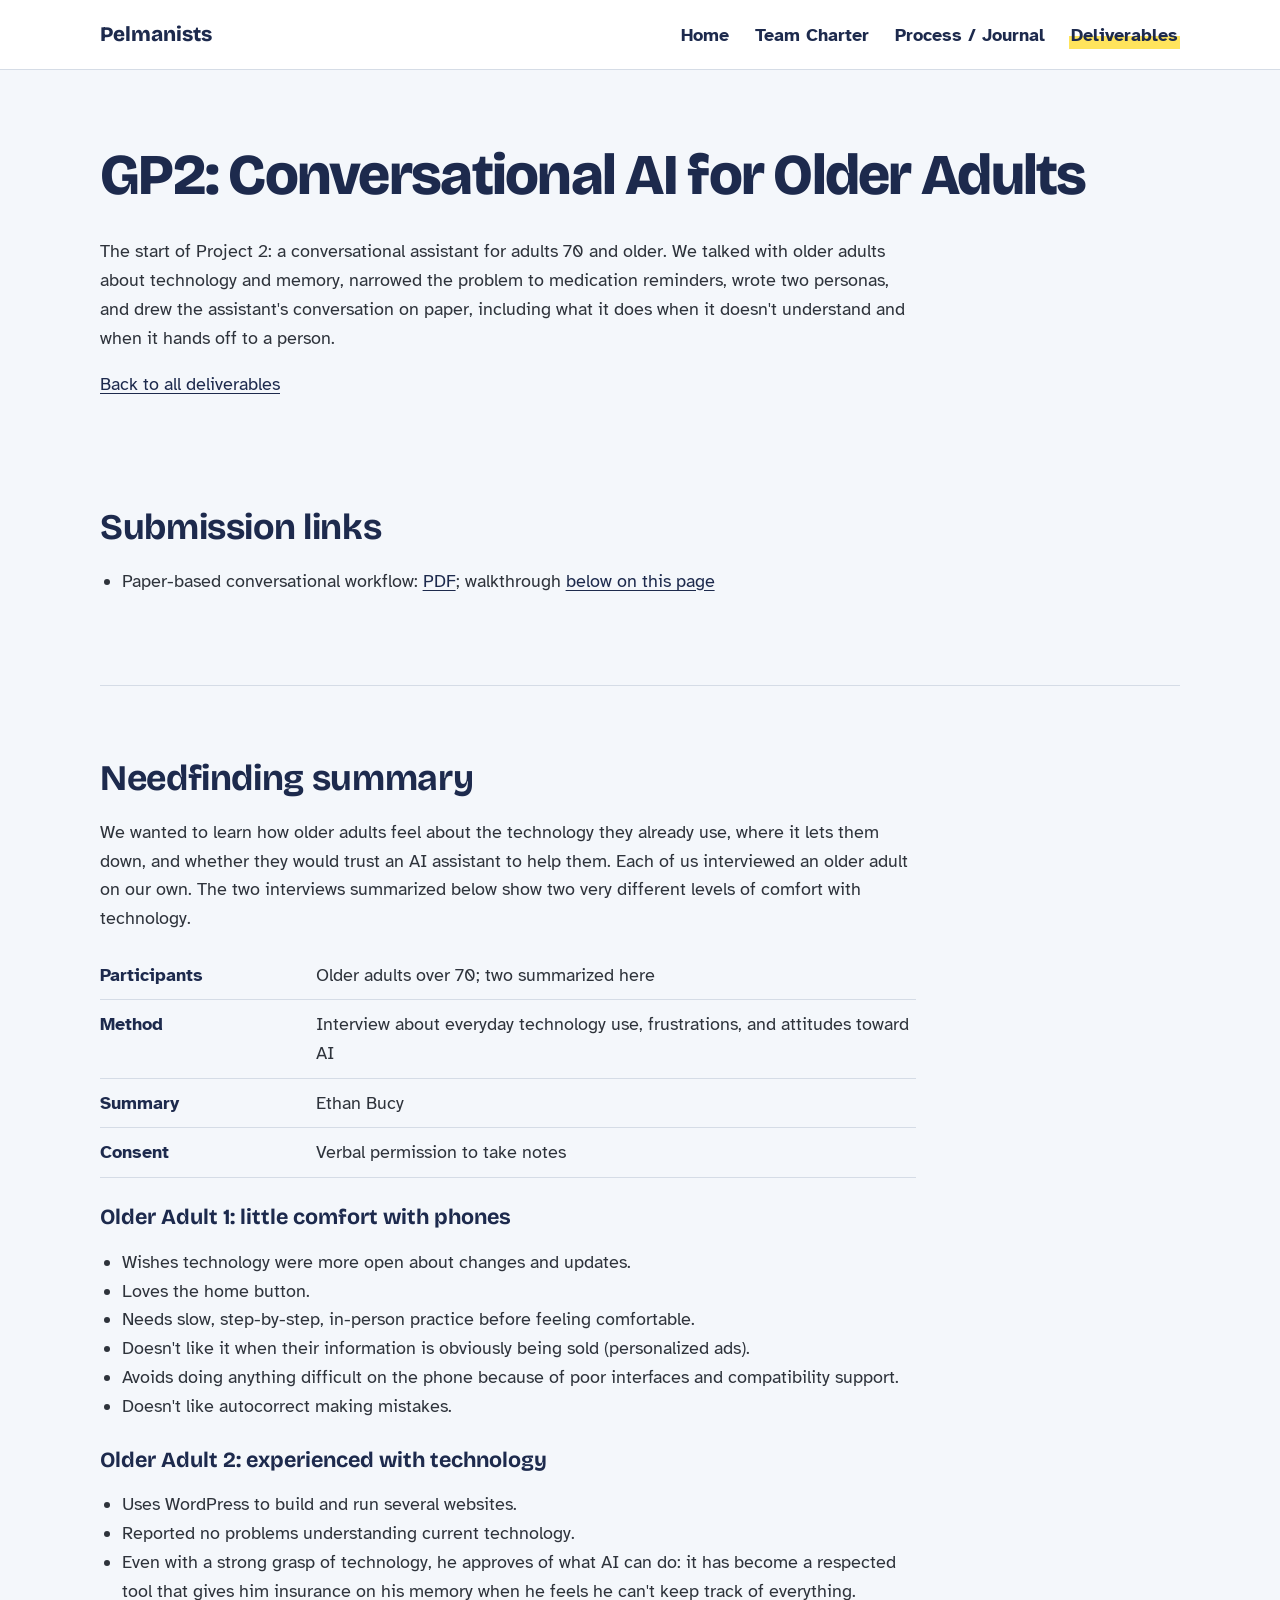
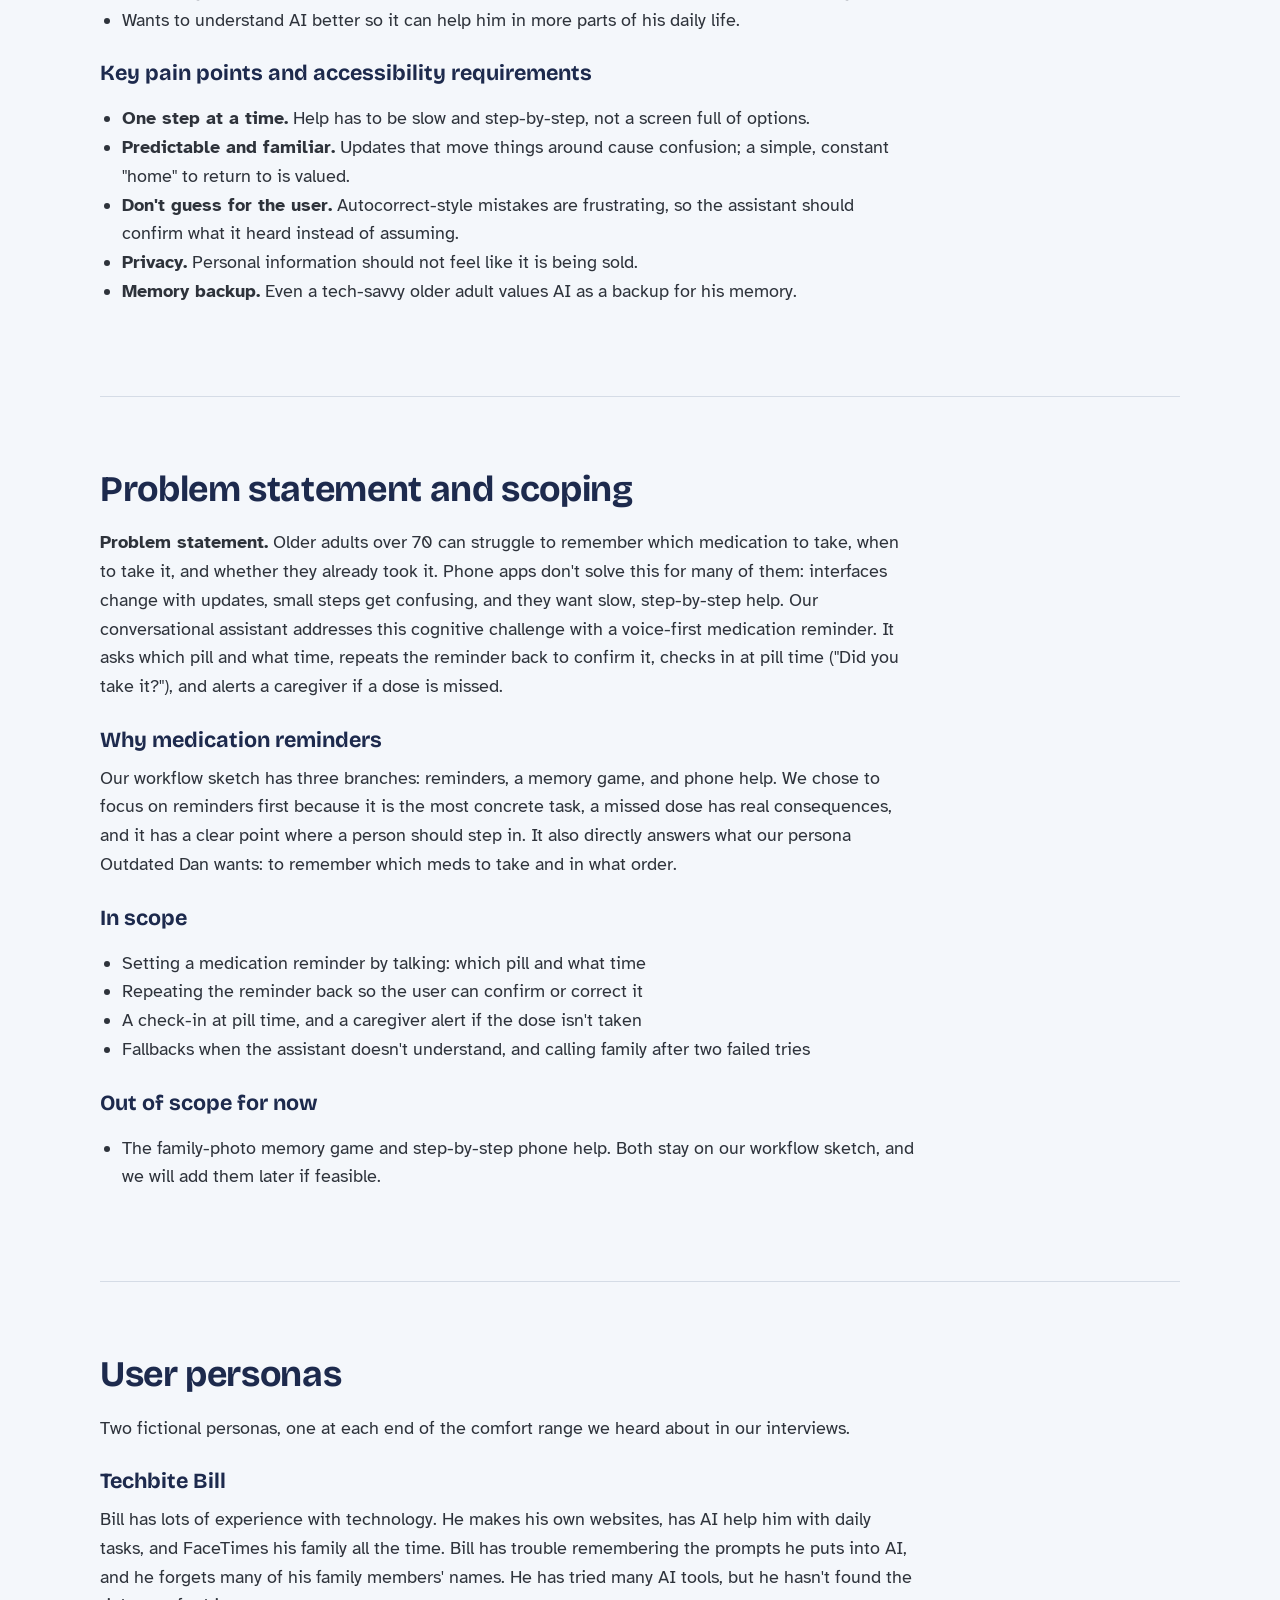
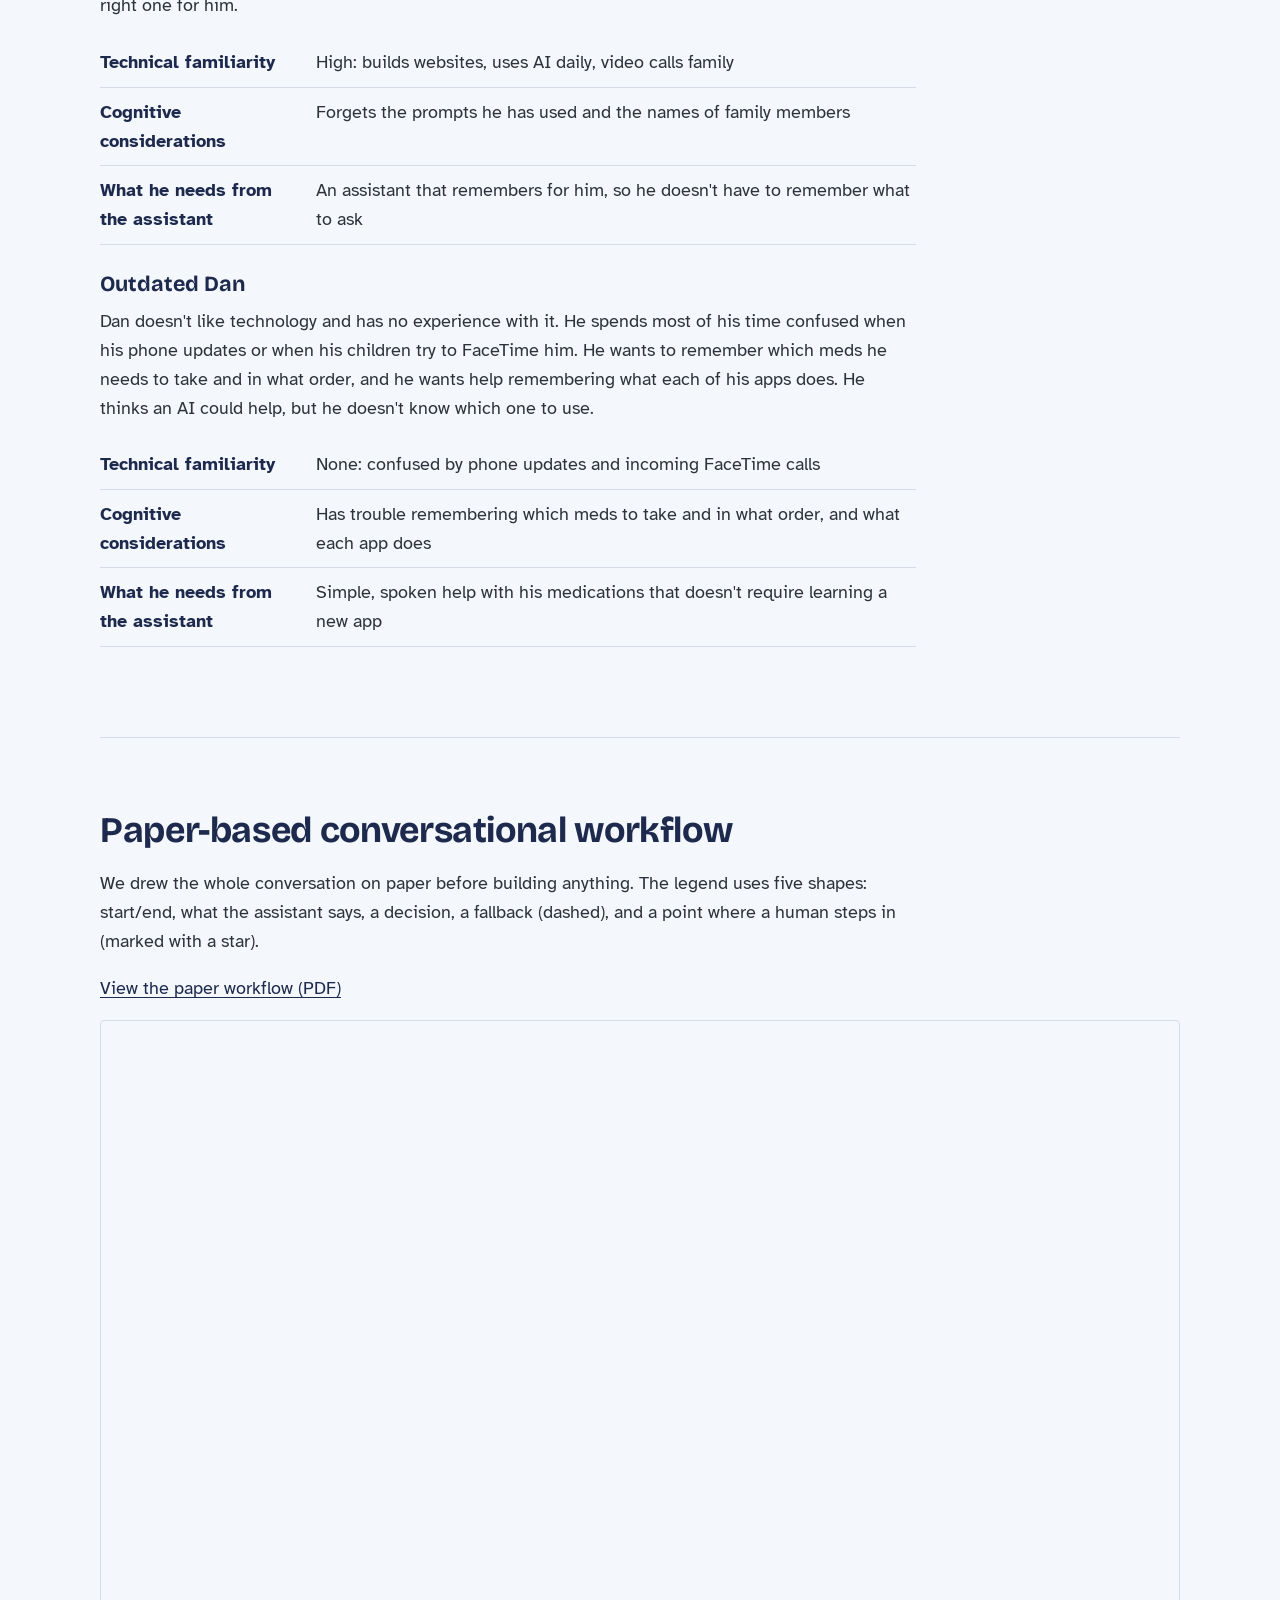
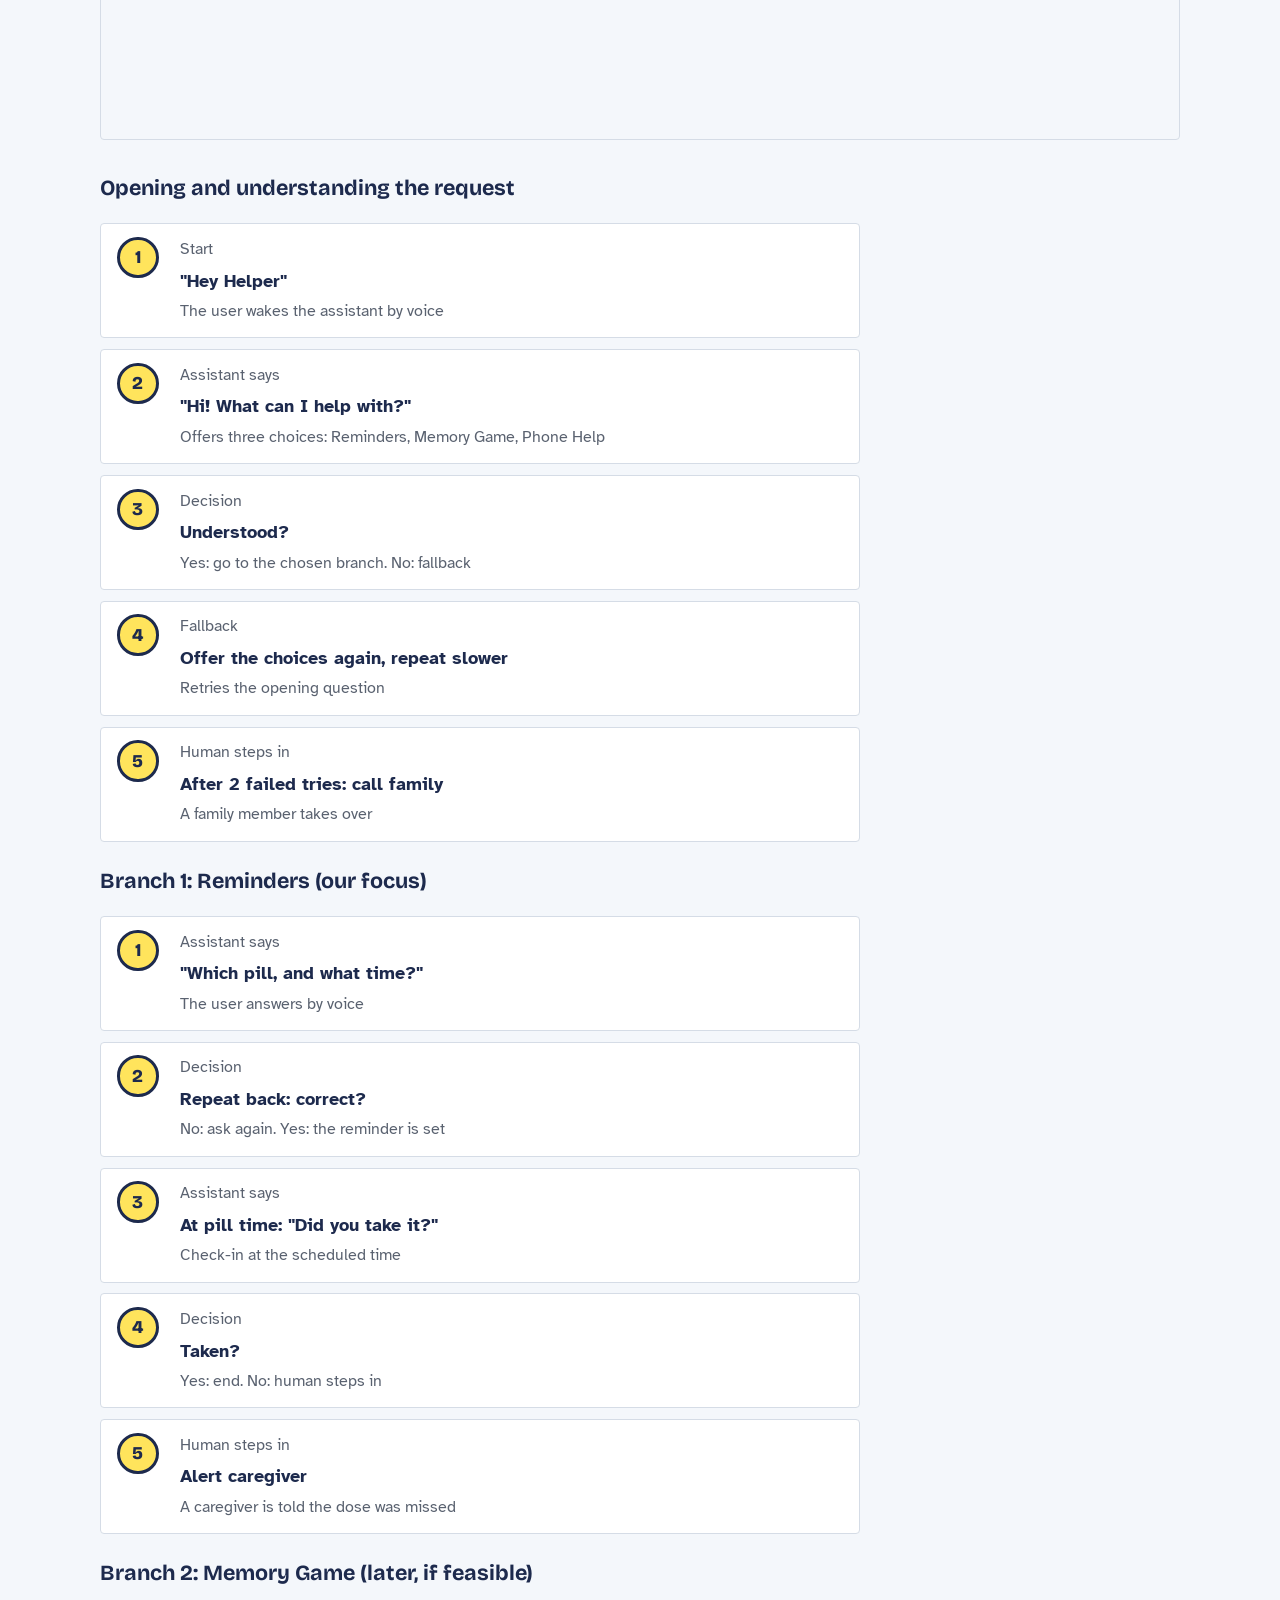
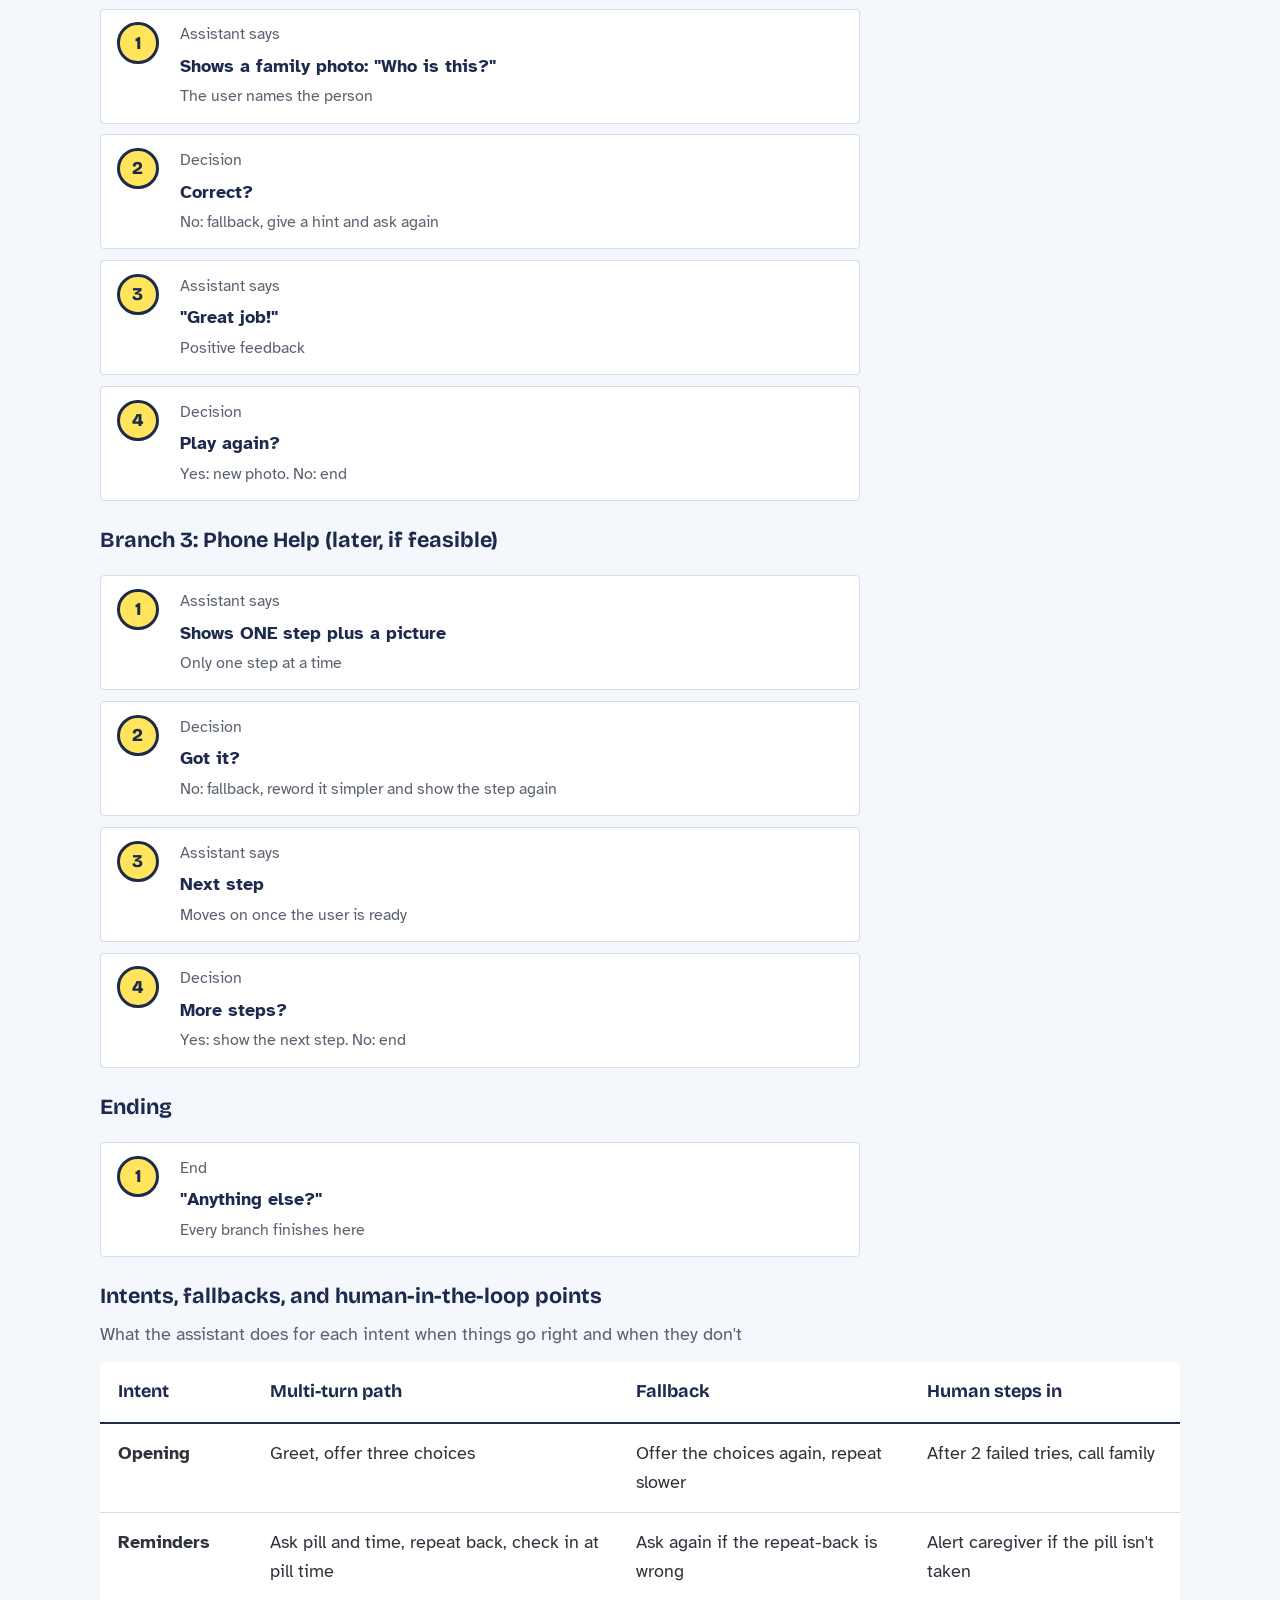
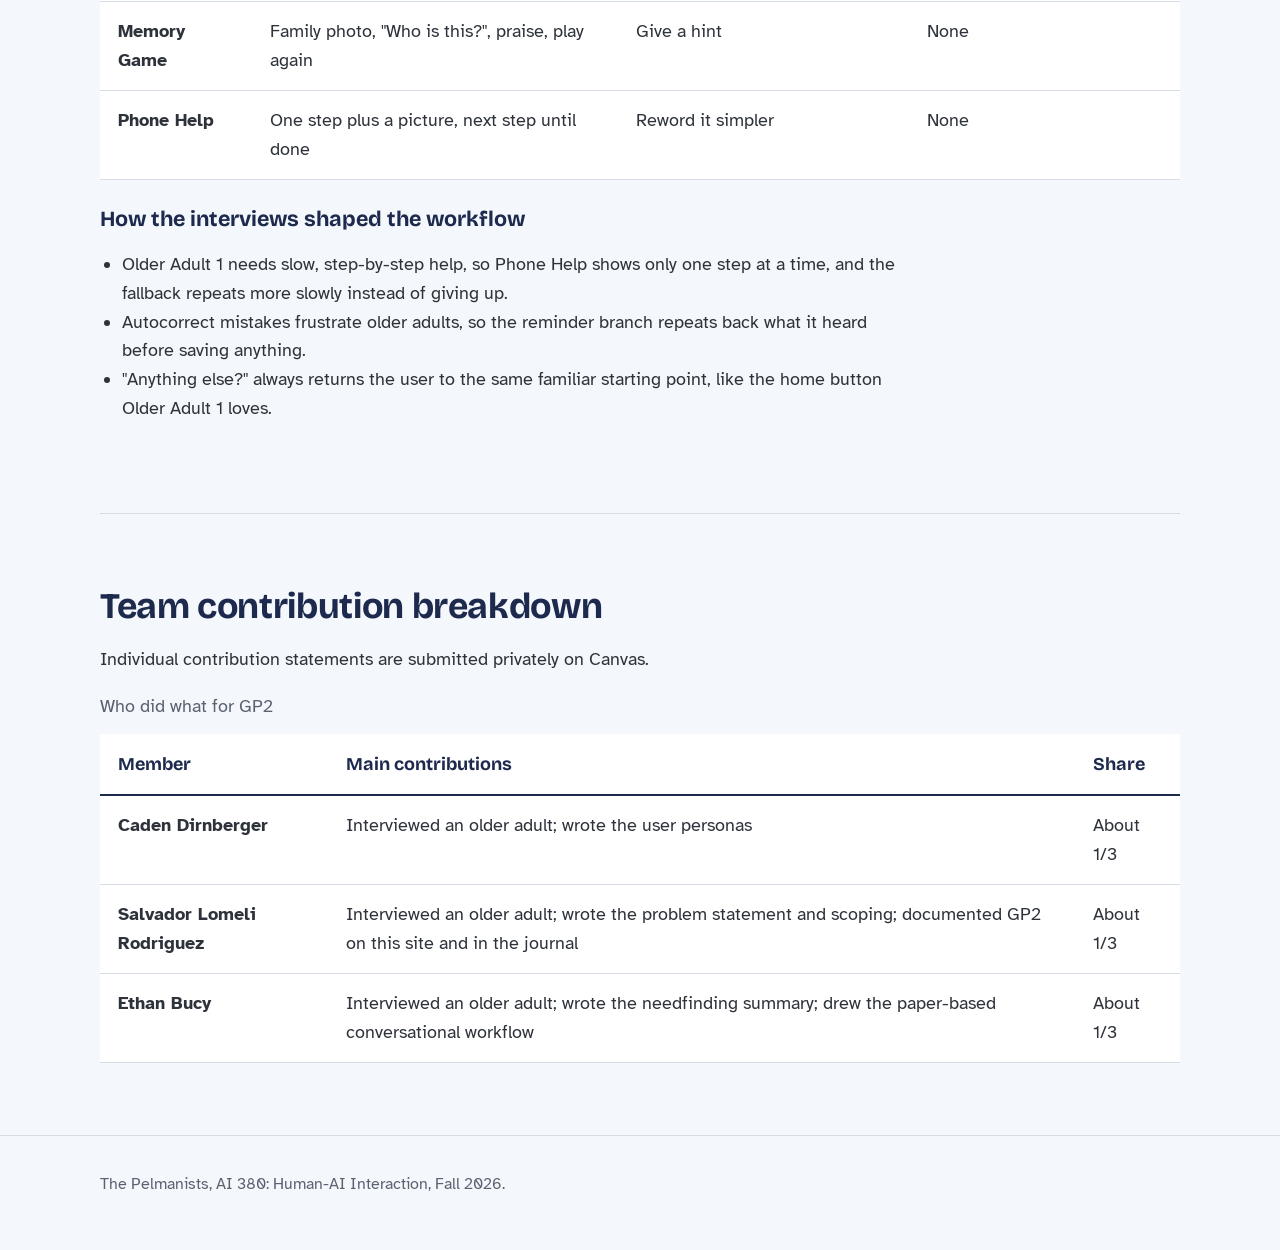
<file: gp2.html>
<!DOCTYPE html>
<html lang="en">
<head>
  <meta charset="utf-8">
  <meta name="viewport" content="width=device-width, initial-scale=1">
  <title>GP2: Conversational AI for Older Adults | Pelmanists</title>
  <meta name="description" content="GP2: needfinding, problem statement, personas, and a paper conversational workflow for a voice assistant for older adults.">
  <link rel="preconnect" href="https://fonts.googleapis.com">
  <link rel="preconnect" href="https://fonts.gstatic.com" crossorigin>
  <link href="https://fonts.googleapis.com/css2?family=Atkinson+Hyperlegible:wght@400;700&family=Bricolage+Grotesque:wght@700;800&display=swap" rel="stylesheet">
  <link rel="stylesheet" href="styles.css">
</head>
<body>
  <a class="skip-link" href="#main">Skip to main content</a>

  <header class="site-header">
    <div class="wrap">
      <a class="team-mark" href="index.html">Pelmanists</a>
      <nav class="site-nav" aria-label="Main">
        <ul>
          <li><a href="index.html">Home</a></li>
          <li><a href="charter.html">Team Charter</a></li>
          <li><a href="journal.html">Process / Journal</a></li>
          <li><a href="deliverables.html" aria-current="page">Deliverables</a></li>
        </ul>
      </nav>
    </div>
  </header>

  <main id="main" class="wrap">
    <div class="page-intro">
      <h1>GP2: Conversational AI for Older Adults</h1>
      <p>The start of Project 2: a conversational assistant for adults 70 and older. We talked with older adults about technology and memory, narrowed the problem to medication reminders, wrote two personas, and drew the assistant's conversation on paper, including what it does when it doesn't understand and when it hands off to a person.</p>
      <p><a href="deliverables.html">Back to all deliverables</a></p>
    </div>

    <section aria-labelledby="links-heading">
      <h2 id="links-heading">Submission links</h2>
      <ul class="links-list">
        <li>Paper-based conversational workflow: <a href="GP2paperpages.pdf">PDF</a>; walkthrough <a href="#workflow-heading">below on this page</a></li>
      </ul>
    </section>

    <section aria-labelledby="needfinding-heading">
      <h2 id="needfinding-heading">Needfinding summary</h2>
      <p>We wanted to learn how older adults feel about the technology they already use, where it lets them down, and whether they would trust an AI assistant to help them. Each of us interviewed an older adult on our own. The two interviews summarized below show two very different levels of comfort with technology.</p>

      <dl class="facts">
        <div><dt>Participants</dt><dd>Older adults over 70; two summarized here</dd></div>
        <div><dt>Method</dt><dd>Interview about everyday technology use, frustrations, and attitudes toward AI</dd></div>
        <div><dt>Summary</dt><dd>Ethan Bucy</dd></div>
        <div><dt>Consent</dt><dd>Verbal permission to take notes</dd></div>
      </dl>

      <h3>Older Adult 1: little comfort with phones</h3>
      <ul class="links-list">
        <li>Wishes technology were more open about changes and updates.</li>
        <li>Loves the home button.</li>
        <li>Needs slow, step-by-step, in-person practice before feeling comfortable.</li>
        <li>Doesn't like it when their information is obviously being sold (personalized ads).</li>
        <li>Avoids doing anything difficult on the phone because of poor interfaces and compatibility support.</li>
        <li>Doesn't like autocorrect making mistakes.</li>
      </ul>

      <h3>Older Adult 2: experienced with technology</h3>
      <ul class="links-list">
        <li>Uses WordPress to build and run several websites.</li>
        <li>Reported no problems understanding current technology.</li>
        <li>Even with a strong grasp of technology, he approves of what AI can do: it has become a respected tool that gives him insurance on his memory when he feels he can't keep track of everything.</li>
        <li>Wants to understand AI better so it can help him in more parts of his daily life.</li>
      </ul>

      <h3>Key pain points and accessibility requirements</h3>
      <ul class="links-list">
        <li><strong>One step at a time.</strong> Help has to be slow and step-by-step, not a screen full of options.</li>
        <li><strong>Predictable and familiar.</strong> Updates that move things around cause confusion; a simple, constant "home" to return to is valued.</li>
        <li><strong>Don't guess for the user.</strong> Autocorrect-style mistakes are frustrating, so the assistant should confirm what it heard instead of assuming.</li>
        <li><strong>Privacy.</strong> Personal information should not feel like it is being sold.</li>
        <li><strong>Memory backup.</strong> Even a tech-savvy older adult values AI as a backup for his memory.</li>
      </ul>
    </section>

    <section aria-labelledby="problem-heading">
      <h2 id="problem-heading">Problem statement and scoping</h2>
      <p><strong>Problem statement.</strong> Older adults over 70 can struggle to remember which medication to take, when to take it, and whether they already took it. Phone apps don't solve this for many of them: interfaces change with updates, small steps get confusing, and they want slow, step-by-step help. Our conversational assistant addresses this cognitive challenge with a voice-first medication reminder. It asks which pill and what time, repeats the reminder back to confirm it, checks in at pill time ("Did you take it?"), and alerts a caregiver if a dose is missed.</p>

      <h3>Why medication reminders</h3>
      <p>Our workflow sketch has three branches: reminders, a memory game, and phone help. We chose to focus on reminders first because it is the most concrete task, a missed dose has real consequences, and it has a clear point where a person should step in. It also directly answers what our persona Outdated Dan wants: to remember which meds to take and in what order.</p>

      <h3>In scope</h3>
      <ul class="links-list">
        <li>Setting a medication reminder by talking: which pill and what time</li>
        <li>Repeating the reminder back so the user can confirm or correct it</li>
        <li>A check-in at pill time, and a caregiver alert if the dose isn't taken</li>
        <li>Fallbacks when the assistant doesn't understand, and calling family after two failed tries</li>
      </ul>

      <h3>Out of scope for now</h3>
      <ul class="links-list">
        <li>The family-photo memory game and step-by-step phone help. Both stay on our workflow sketch, and we will add them later if feasible.</li>
      </ul>
    </section>

    <section aria-labelledby="personas-heading">
      <h2 id="personas-heading">User personas</h2>
      <p>Two fictional personas, one at each end of the comfort range we heard about in our interviews.</p>

      <h3>Techbite Bill</h3>
      <p>Bill has lots of experience with technology. He makes his own websites, has AI help him with daily tasks, and FaceTimes his family all the time. Bill has trouble remembering the prompts he puts into AI, and he forgets many of his family members' names. He has tried many AI tools, but he hasn't found the right one for him.</p>
      <dl class="facts">
        <div><dt>Technical familiarity</dt><dd>High: builds websites, uses AI daily, video calls family</dd></div>
        <div><dt>Cognitive considerations</dt><dd>Forgets the prompts he has used and the names of family members</dd></div>
        <div><dt>What he needs from the assistant</dt><dd>An assistant that remembers for him, so he doesn't have to remember what to ask</dd></div>
      </dl>

      <h3>Outdated Dan</h3>
      <p>Dan doesn't like technology and has no experience with it. He spends most of his time confused when his phone updates or when his children try to FaceTime him. He wants to remember which meds he needs to take and in what order, and he wants help remembering what each of his apps does. He thinks an AI could help, but he doesn't know which one to use.</p>
      <dl class="facts">
        <div><dt>Technical familiarity</dt><dd>None: confused by phone updates and incoming FaceTime calls</dd></div>
        <div><dt>Cognitive considerations</dt><dd>Has trouble remembering which meds to take and in what order, and what each app does</dd></div>
        <div><dt>What he needs from the assistant</dt><dd>Simple, spoken help with his medications that doesn't require learning a new app</dd></div>
      </dl>
    </section>

    <section aria-labelledby="workflow-heading">
      <h2 id="workflow-heading">Paper-based conversational workflow</h2>
      <p>We drew the whole conversation on paper before building anything. The legend uses five shapes: start/end, what the assistant says, a decision, a fallback (dashed), and a point where a human steps in (marked with a star).</p>

      <p><a href="GP2paperpages.pdf">View the paper workflow (PDF)</a></p>
      <div class="table-scroll" role="region" aria-label="Paper workflow PDF preview">
        <iframe src="GP2paperpages.pdf" title="Hand-drawn conversational workflow flowchart" style="width:100%;min-width:320px;height:720px;border:1px solid var(--rule);border-radius:var(--radius-sm);"></iframe>
      </div>

      <h3>Opening and understanding the request</h3>
      <ol class="flow" aria-label="Opening flow">
        <li><span class="kind">Start</span><span class="name">"Hey Helper"</span><span class="loop">The user wakes the assistant by voice</span></li>
        <li><span class="kind">Assistant says</span><span class="name">"Hi! What can I help with?"</span><span class="loop">Offers three choices: Reminders, Memory Game, Phone Help</span></li>
        <li><span class="kind">Decision</span><span class="name">Understood?</span><span class="loop">Yes: go to the chosen branch. No: fallback</span></li>
        <li><span class="kind">Fallback</span><span class="name">Offer the choices again, repeat slower</span><span class="loop">Retries the opening question</span></li>
        <li><span class="kind">Human steps in</span><span class="name">After 2 failed tries: call family</span><span class="loop">A family member takes over</span></li>
      </ol>

      <h3>Branch 1: Reminders (our focus)</h3>
      <ol class="flow" aria-label="Reminders flow">
        <li><span class="kind">Assistant says</span><span class="name">"Which pill, and what time?"</span><span class="loop">The user answers by voice</span></li>
        <li><span class="kind">Decision</span><span class="name">Repeat back: correct?</span><span class="loop">No: ask again. Yes: the reminder is set</span></li>
        <li><span class="kind">Assistant says</span><span class="name">At pill time: "Did you take it?"</span><span class="loop">Check-in at the scheduled time</span></li>
        <li><span class="kind">Decision</span><span class="name">Taken?</span><span class="loop">Yes: end. No: human steps in</span></li>
        <li><span class="kind">Human steps in</span><span class="name">Alert caregiver</span><span class="loop">A caregiver is told the dose was missed</span></li>
      </ol>

      <h3>Branch 2: Memory Game (later, if feasible)</h3>
      <ol class="flow" aria-label="Memory game flow">
        <li><span class="kind">Assistant says</span><span class="name">Shows a family photo: "Who is this?"</span><span class="loop">The user names the person</span></li>
        <li><span class="kind">Decision</span><span class="name">Correct?</span><span class="loop">No: fallback, give a hint and ask again</span></li>
        <li><span class="kind">Assistant says</span><span class="name">"Great job!"</span><span class="loop">Positive feedback</span></li>
        <li><span class="kind">Decision</span><span class="name">Play again?</span><span class="loop">Yes: new photo. No: end</span></li>
      </ol>

      <h3>Branch 3: Phone Help (later, if feasible)</h3>
      <ol class="flow" aria-label="Phone help flow">
        <li><span class="kind">Assistant says</span><span class="name">Shows ONE step plus a picture</span><span class="loop">Only one step at a time</span></li>
        <li><span class="kind">Decision</span><span class="name">Got it?</span><span class="loop">No: fallback, reword it simpler and show the step again</span></li>
        <li><span class="kind">Assistant says</span><span class="name">Next step</span><span class="loop">Moves on once the user is ready</span></li>
        <li><span class="kind">Decision</span><span class="name">More steps?</span><span class="loop">Yes: show the next step. No: end</span></li>
      </ol>

      <h3>Ending</h3>
      <ol class="flow" aria-label="Ending">
        <li><span class="kind">End</span><span class="name">"Anything else?"</span><span class="loop">Every branch finishes here</span></li>
      </ol>

      <h3>Intents, fallbacks, and human-in-the-loop points</h3>
      <div class="table-scroll" tabindex="0" role="region" aria-label="Workflow summary table, scrolls horizontally">
        <table>
          <caption>What the assistant does for each intent when things go right and when they don't</caption>
          <thead>
            <tr><th scope="col">Intent</th><th scope="col">Multi-turn path</th><th scope="col">Fallback</th><th scope="col">Human steps in</th></tr>
          </thead>
          <tbody>
            <tr><th scope="row">Opening</th><td>Greet, offer three choices</td><td>Offer the choices again, repeat slower</td><td>After 2 failed tries, call family</td></tr>
            <tr><th scope="row">Reminders</th><td>Ask pill and time, repeat back, check in at pill time</td><td>Ask again if the repeat-back is wrong</td><td>Alert caregiver if the pill isn't taken</td></tr>
            <tr><th scope="row">Memory Game</th><td>Family photo, "Who is this?", praise, play again</td><td>Give a hint</td><td>None</td></tr>
            <tr><th scope="row">Phone Help</th><td>One step plus a picture, next step until done</td><td>Reword it simpler</td><td>None</td></tr>
          </tbody>
        </table>
      </div>

      <h3>How the interviews shaped the workflow</h3>
      <ul class="links-list">
        <li>Older Adult 1 needs slow, step-by-step help, so Phone Help shows only one step at a time, and the fallback repeats more slowly instead of giving up.</li>
        <li>Autocorrect mistakes frustrate older adults, so the reminder branch repeats back what it heard before saving anything.</li>
        <li>"Anything else?" always returns the user to the same familiar starting point, like the home button Older Adult 1 loves.</li>
      </ul>
    </section>

    <section aria-labelledby="contrib-heading">
      <h2 id="contrib-heading">Team contribution breakdown</h2>
      <p>Individual contribution statements are submitted privately on Canvas.</p>
      <div class="table-scroll" tabindex="0" role="region" aria-label="Contribution table, scrolls horizontally">
        <table>
          <caption>Who did what for GP2</caption>
          <thead>
            <tr><th scope="col">Member</th><th scope="col">Main contributions</th><th scope="col">Share</th></tr>
          </thead>
          <tbody>
            <tr><th scope="row">Caden Dirnberger</th><td>Interviewed an older adult; wrote the user personas</td><td>About 1/3</td></tr>
            <tr><th scope="row">Salvador Lomeli Rodriguez</th><td>Interviewed an older adult; wrote the problem statement and scoping; documented GP2 on this site and in the journal</td><td>About 1/3</td></tr>
            <tr><th scope="row">Ethan Bucy</th><td>Interviewed an older adult; wrote the needfinding summary; drew the paper-based conversational workflow</td><td>About 1/3</td></tr>
          </tbody>
        </table>
      </div>
    </section>
  </main>

  <footer class="site-footer">
    <div class="wrap">
      <p>The Pelmanists, AI 380: Human-AI Interaction, Fall 2026.</p>
    </div>
  </footer>
</body>
</html>
</file>
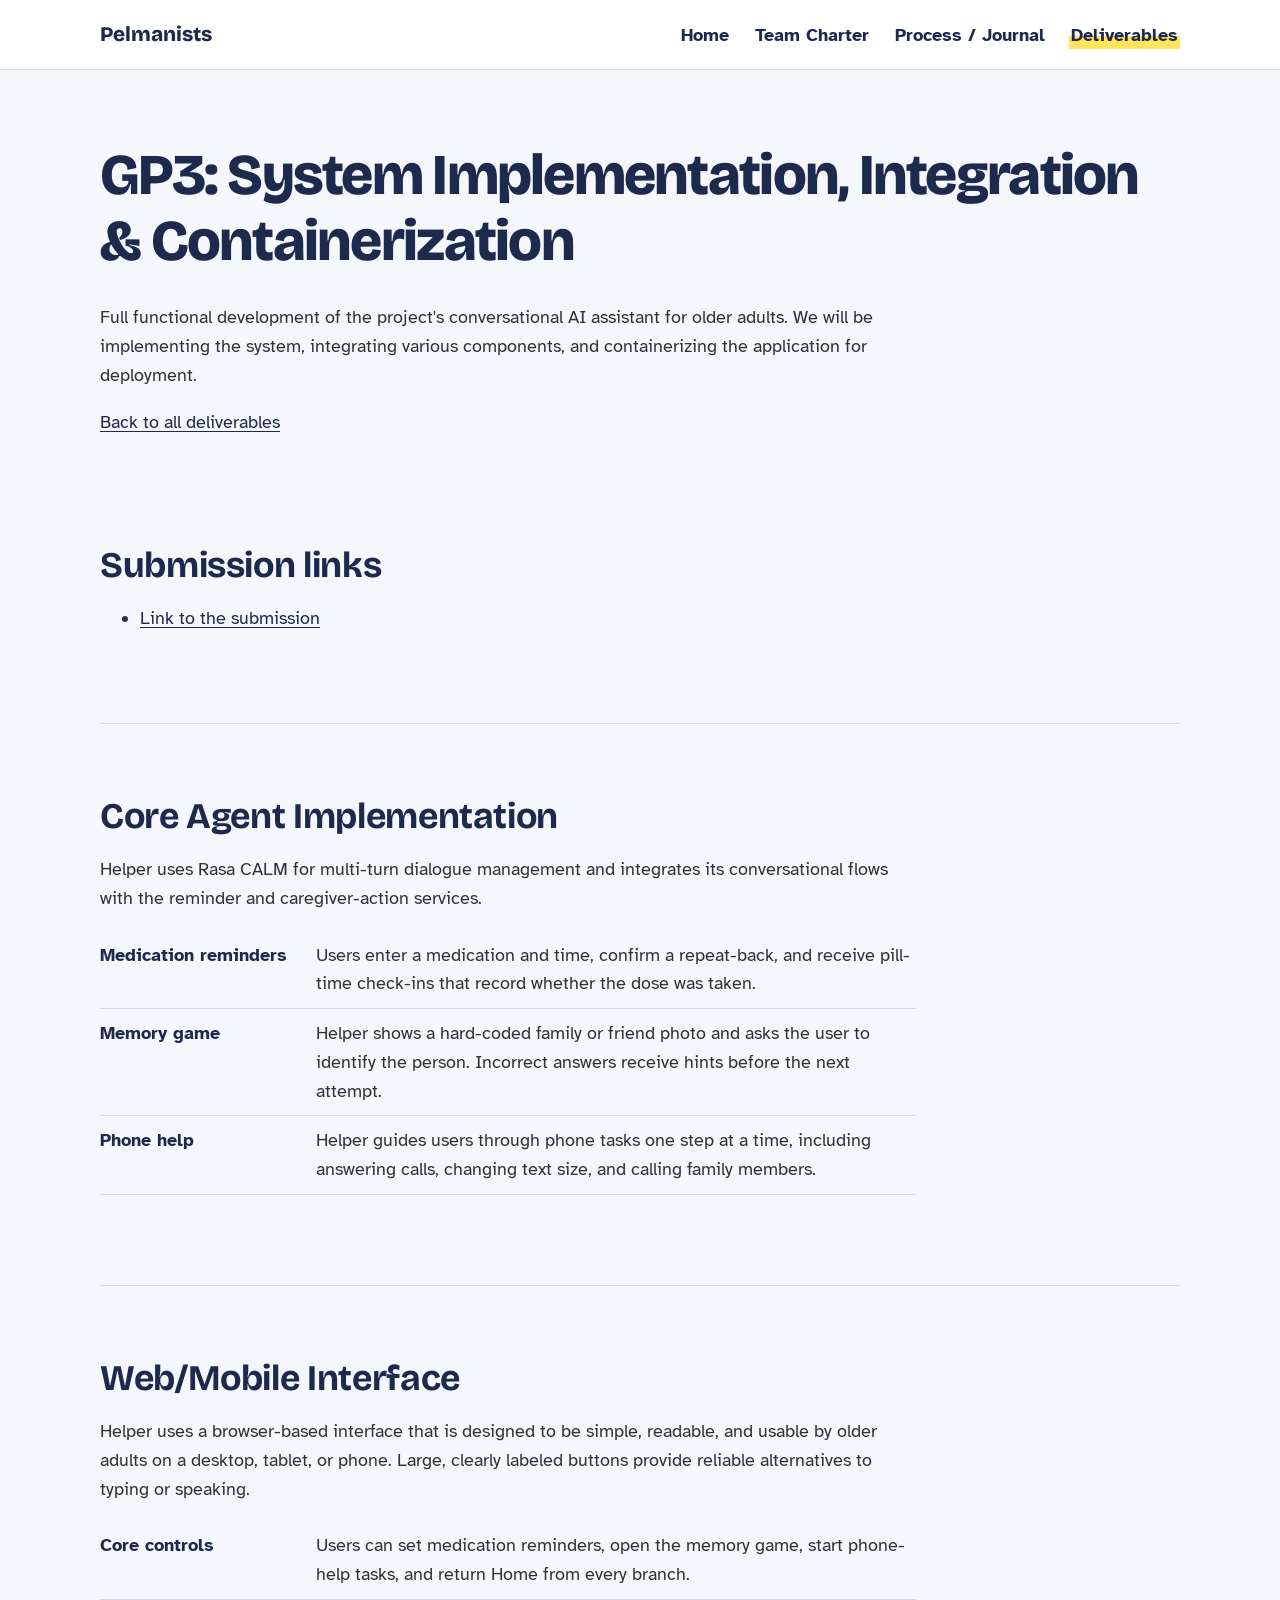
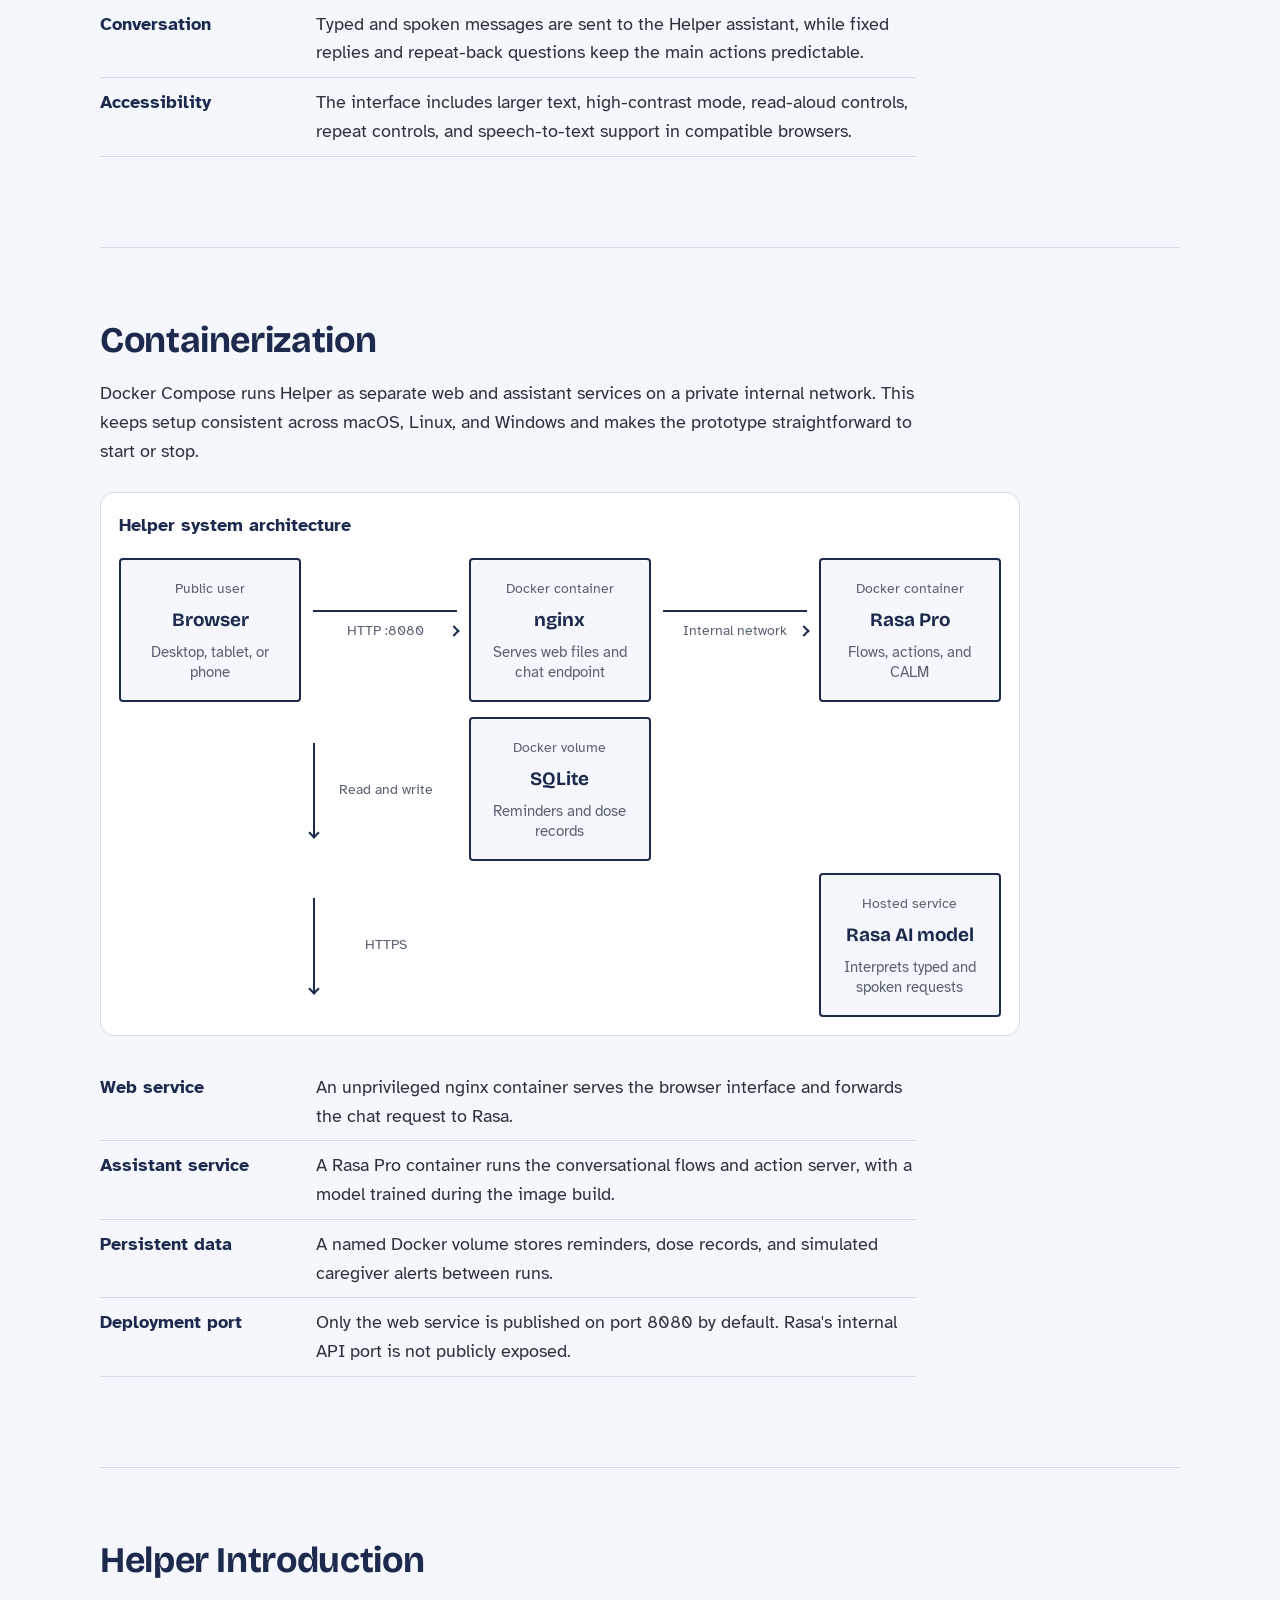
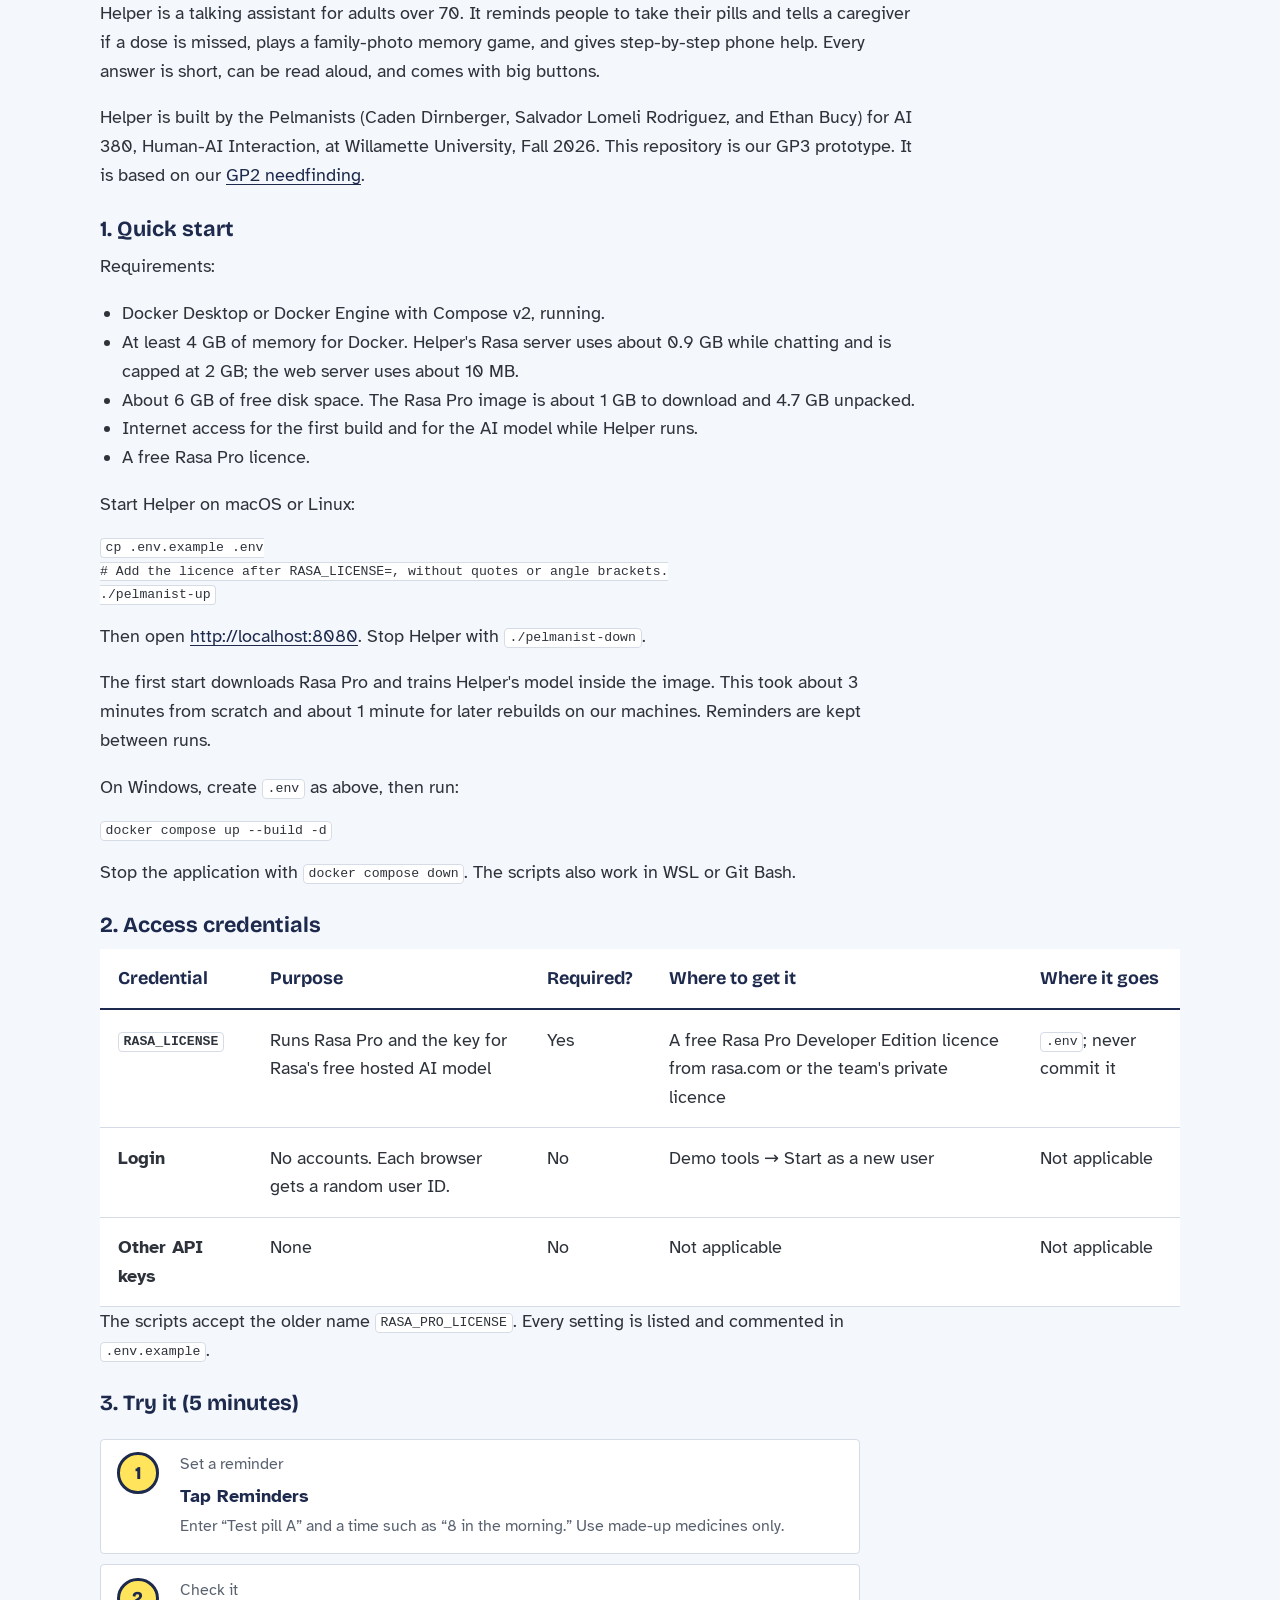
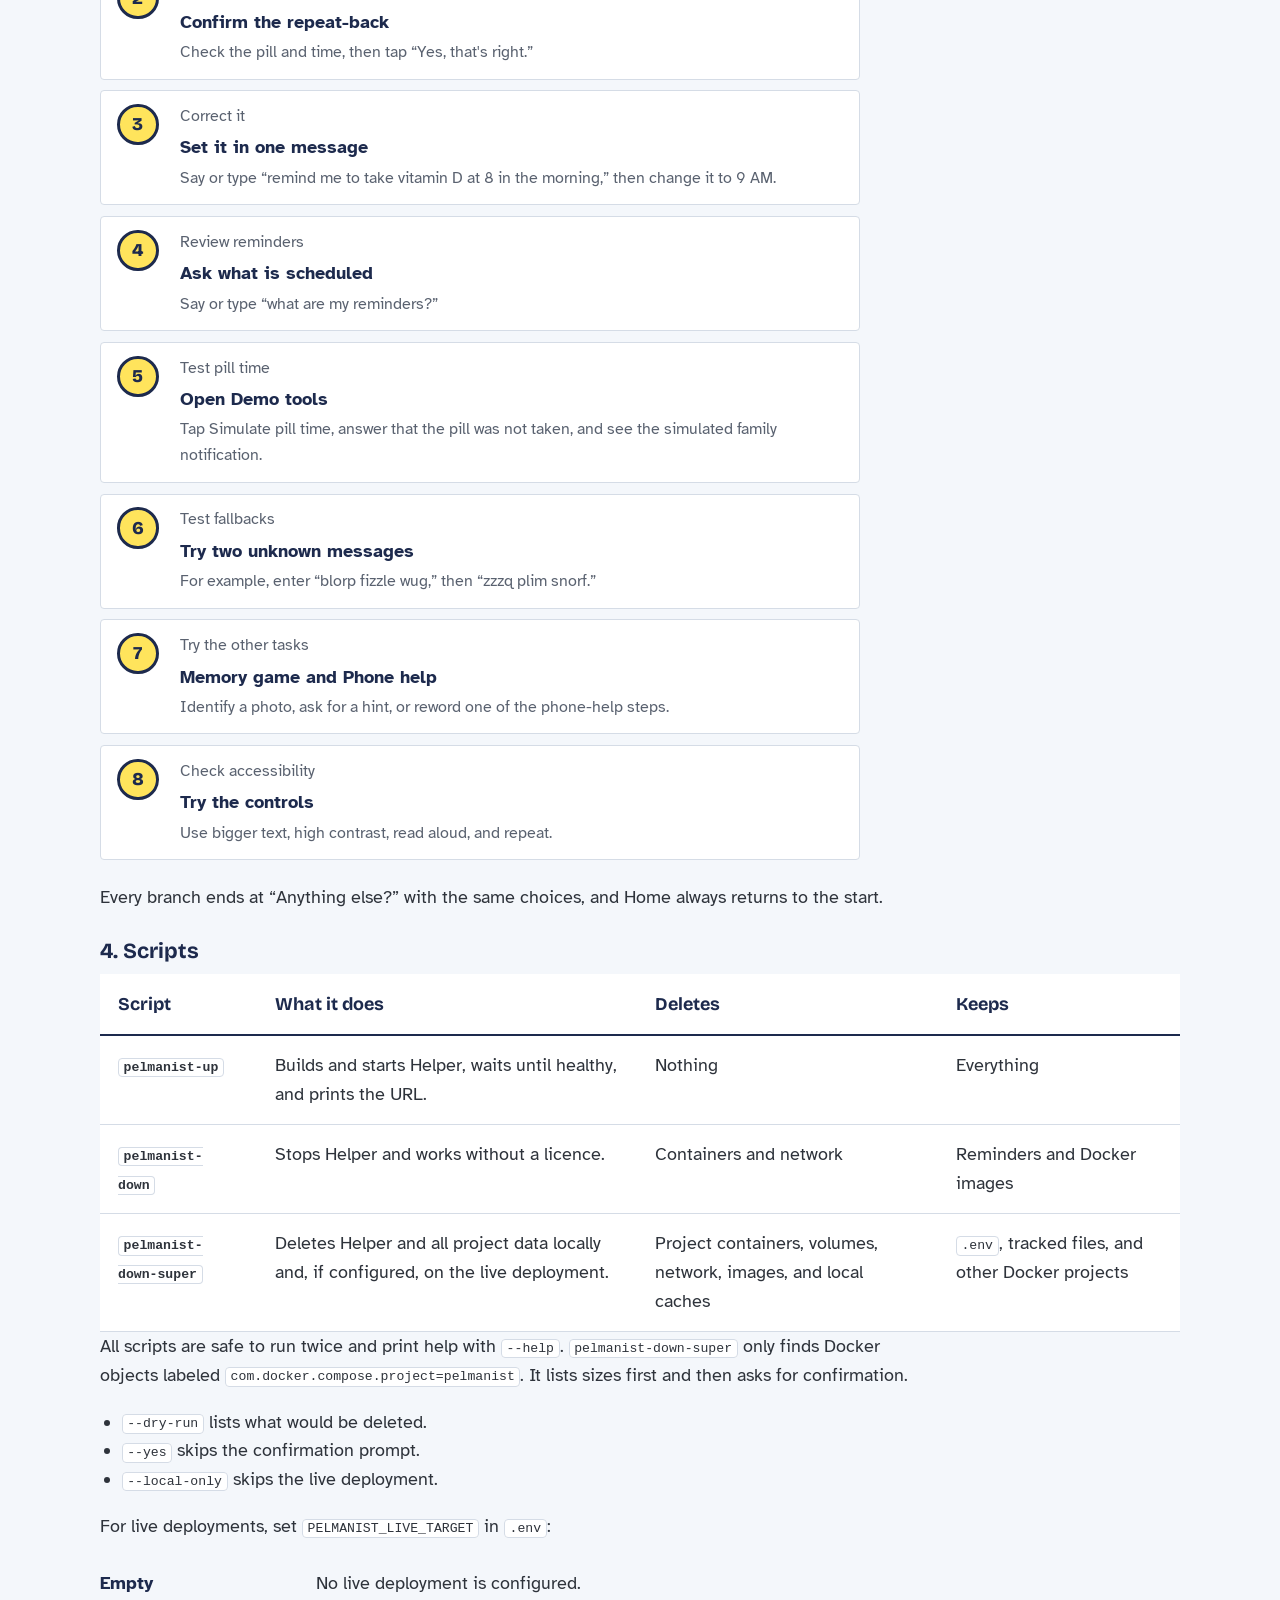
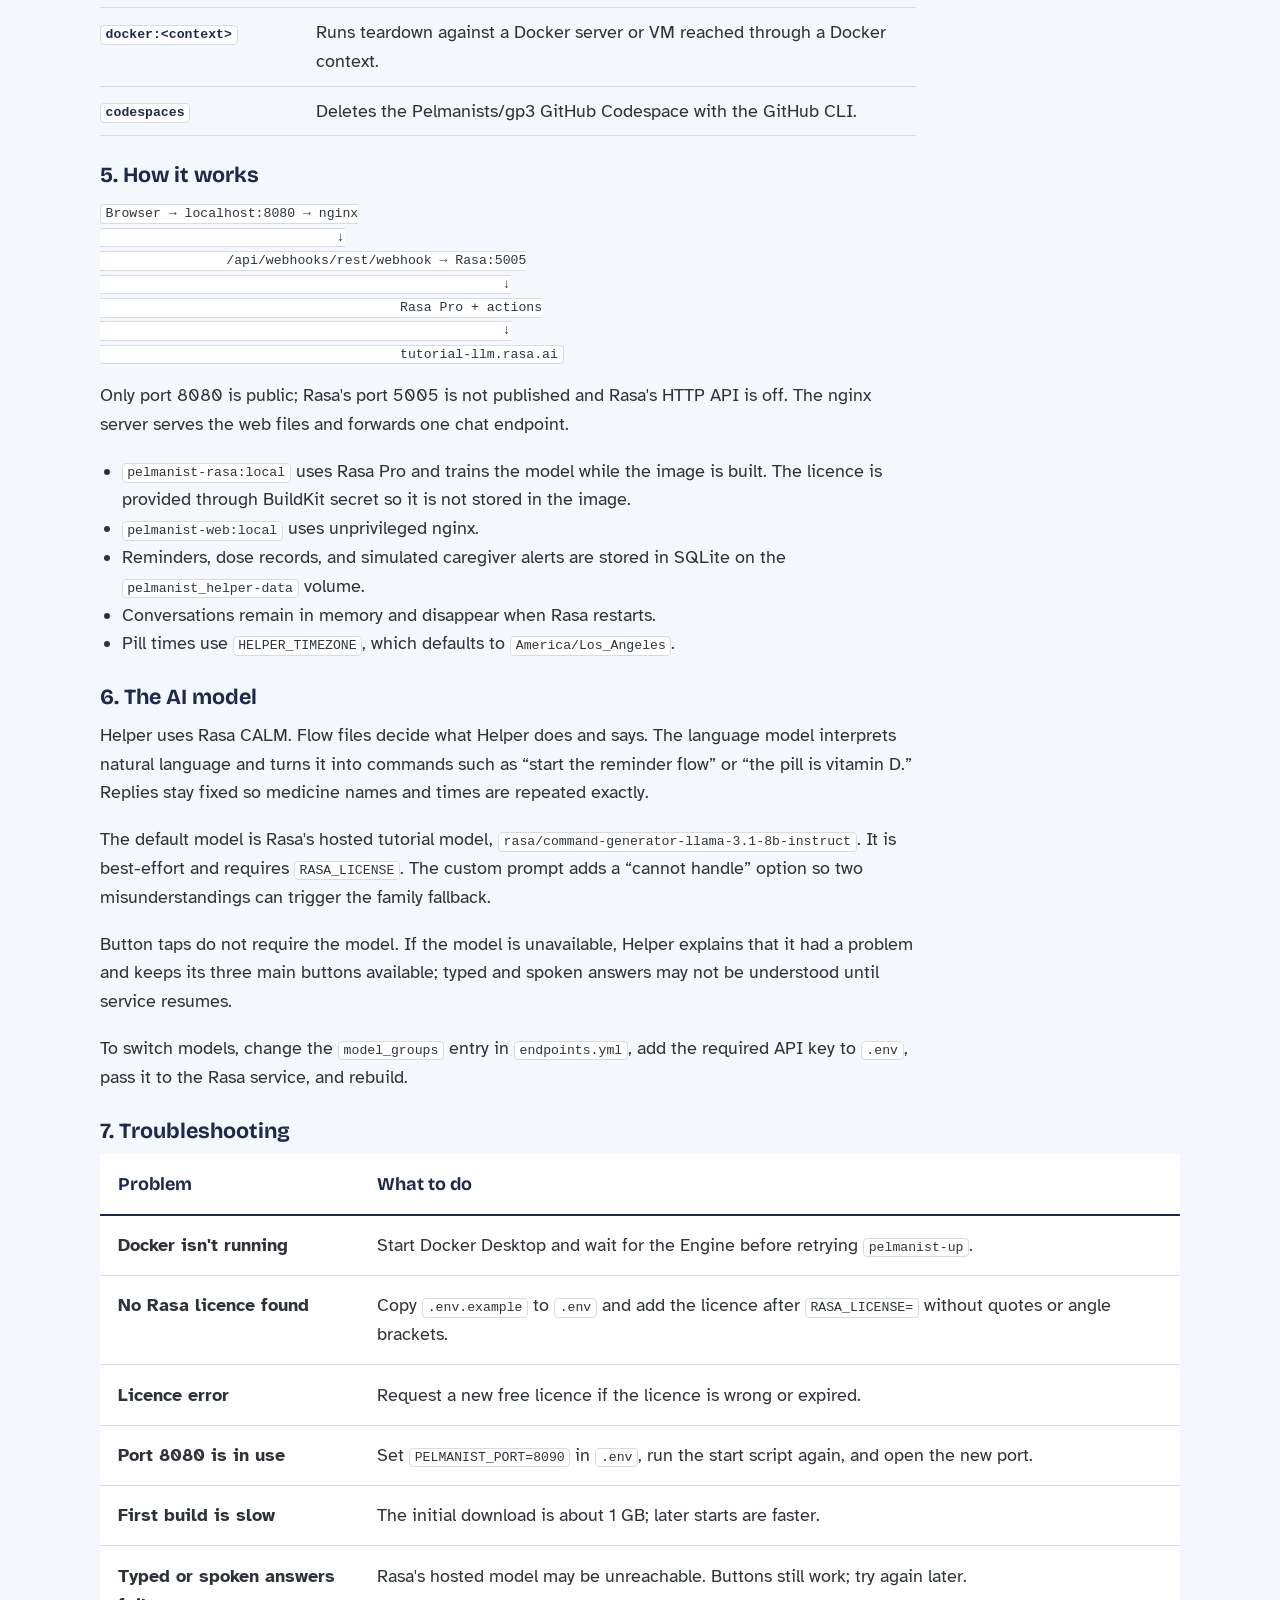
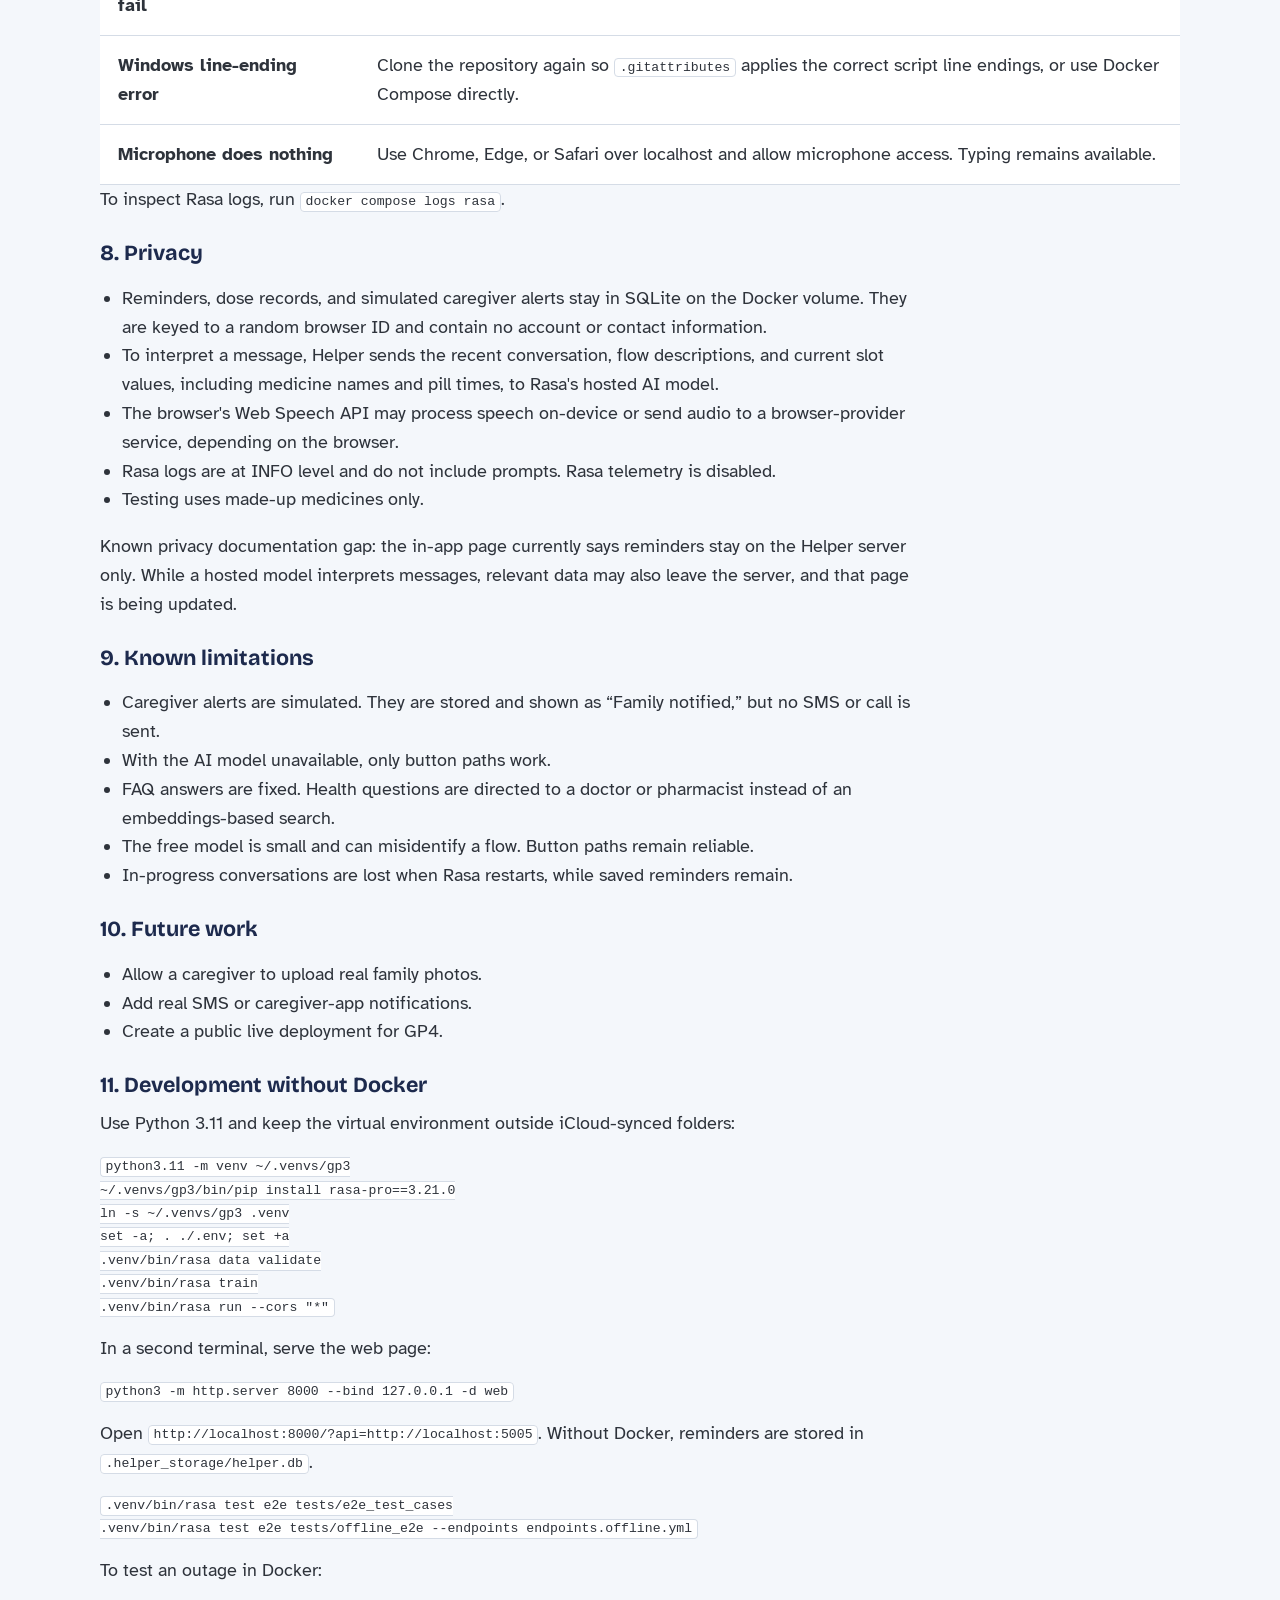
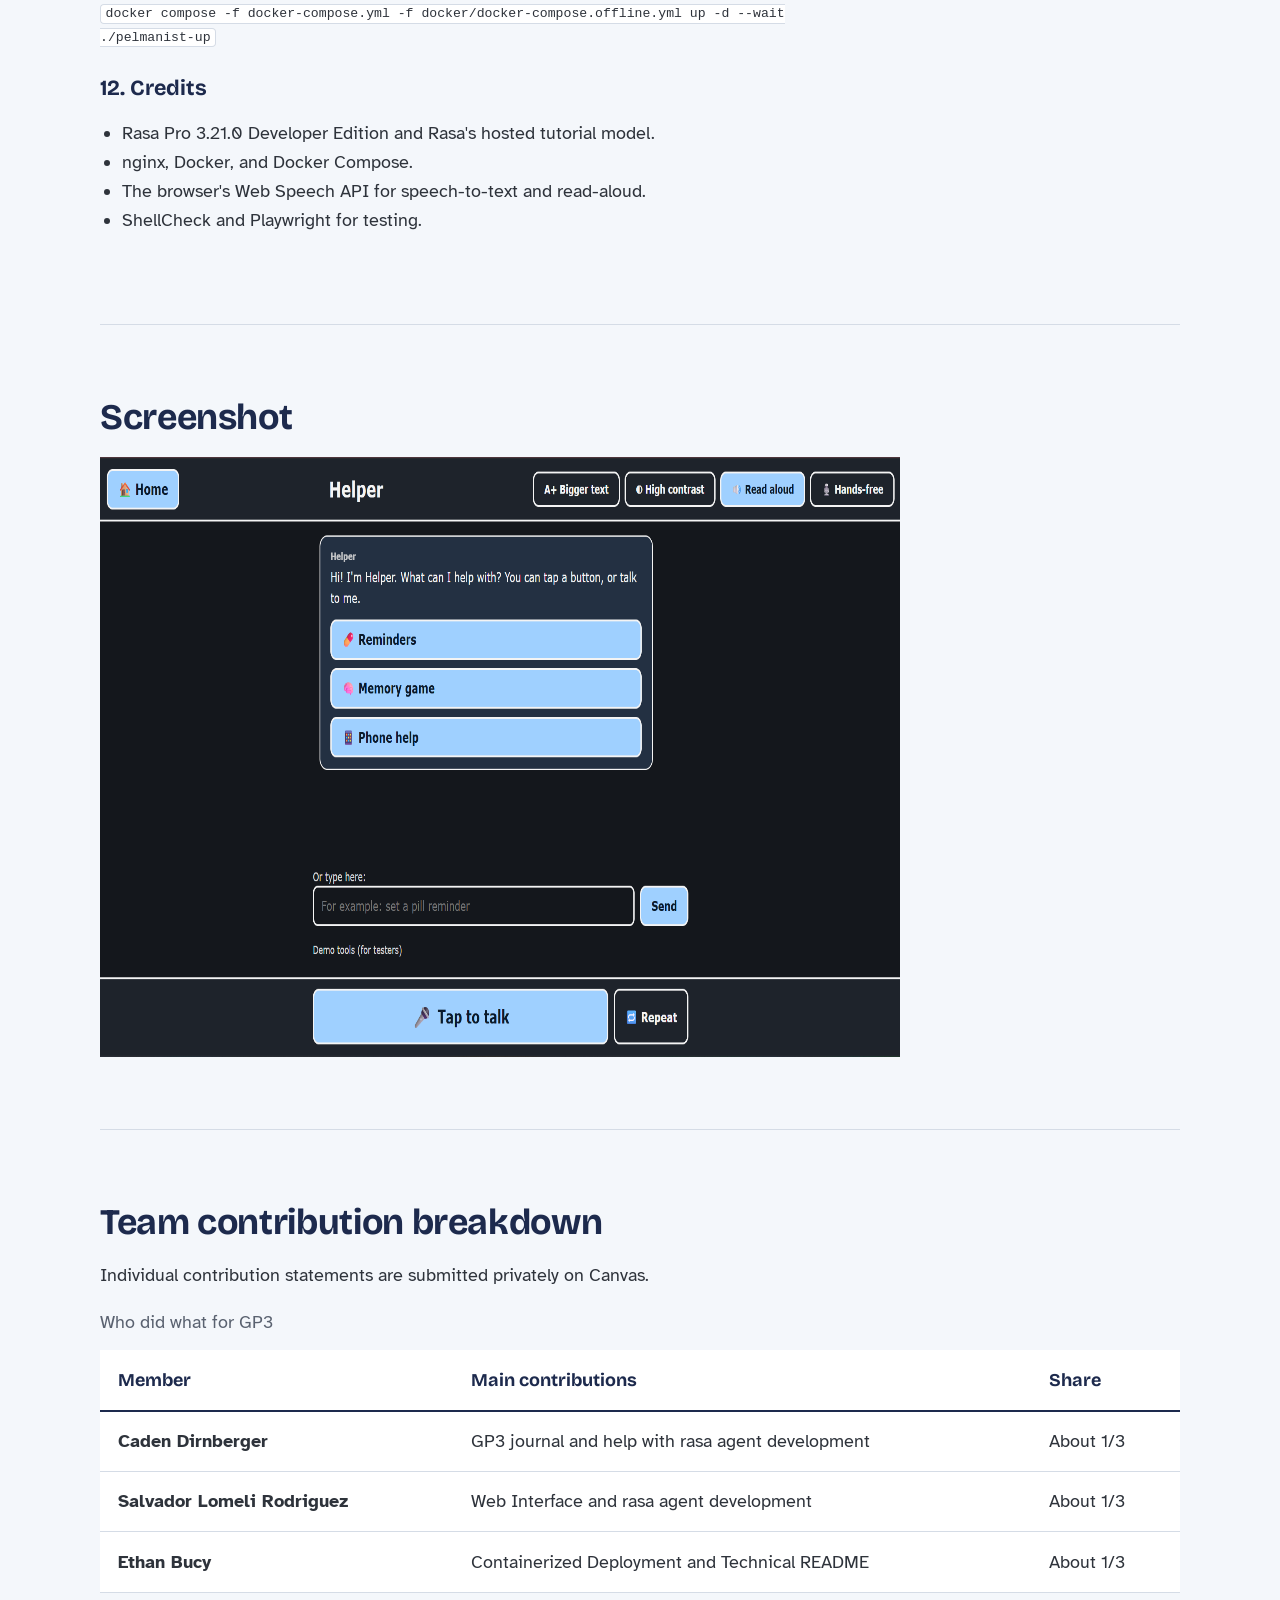
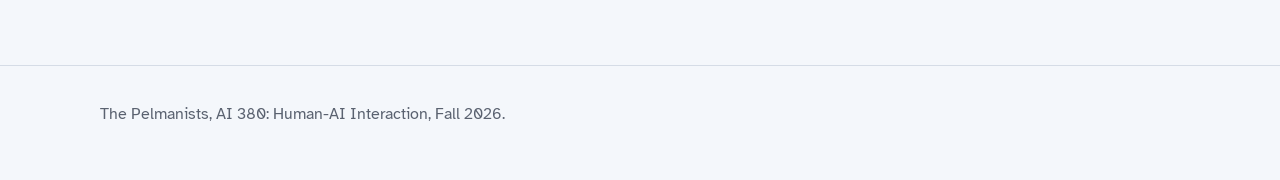
<file: gp3.html>
<!DOCTYPE html>
<html lang="en">
<head>
  <meta charset="utf-8">
  <meta name="viewport" content="width=device-width, initial-scale=1">
  <title>GP3: System Implementation, Integration & Containerization | Pelmanists</title>
  <meta name="description" content="GP3: System Implementation, Integration & Containerization">
  <link rel="preconnect" href="https://fonts.googleapis.com">
  <link rel="preconnect" href="https://fonts.gstatic.com" crossorigin>
  <link href="https://fonts.googleapis.com/css2?family=Atkinson+Hyperlegible:wght@400;700&family=Bricolage+Grotesque:wght@700;800&display=swap" rel="stylesheet">
  <link rel="stylesheet" href="styles.css">
</head>
<body>
  <a class="skip-link" href="#main">Skip to main content</a>

  <header class="site-header">
    <div class="wrap">
      <a class="team-mark" href="index.html">Pelmanists</a>
      <nav class="site-nav" aria-label="Main">
        <ul>
          <li><a href="index.html">Home</a></li>
          <li><a href="charter.html">Team Charter</a></li>
          <li><a href="journal.html">Process / Journal</a></li>
          <li><a href="deliverables.html" aria-current="page">Deliverables</a></li>
        </ul>
      </nav>
    </div>
  </header>
     <main id="main" class="wrap">
    <div class="page-intro">
            <h1>GP3: System Implementation, Integration & Containerization</h1>
            <p>Full functional development of the project's conversational AI assistant for older adults. 
              We will be implementing the system, integrating various components, and containerizing the application for deployment.</p>
            <p><a href="deliverables.html">Back to all deliverables</a></p>
        </div>
    
    <section aria-labelledby="links-heading">
      <h2 id="links-heading">Submission links</h2>
        <ul>
            <li><a href="https://github.com/Pelmanists/gp3">Link to the submission</a></li>
        </ul>
    </section>
     <section aria-labelledby="core-agent-heading">
       <h2 id="core-agent-heading">Core Agent Implementation</h2>
        <p>Helper uses Rasa CALM for multi-turn dialogue management and integrates its conversational flows with the reminder and caregiver-action services.</p>
        <dl class="facts">
          <div><dt>Medication reminders</dt><dd>Users enter a medication and time, confirm a repeat-back, and receive pill-time check-ins that record whether the dose was taken.</dd></div>
          <div><dt>Memory game</dt><dd>Helper shows a hard-coded family or friend photo and asks the user to identify the person. Incorrect answers receive hints before the next attempt.</dd></div>
          <div><dt>Phone help</dt><dd>Helper guides users through phone tasks one step at a time, including answering calls, changing text size, and calling family members.</dd></div>
        </dl>
      </section>
      <section aria-labelledby="web-mobile-heading">
        <h2 id="web-mobile-heading">Web/Mobile Interface</h2>
        <p>Helper uses a browser-based interface that is designed to be simple, readable, and usable by older adults on a desktop, tablet, or phone. Large, clearly labeled buttons provide reliable alternatives to typing or speaking.</p>
        <dl class="facts">
          <div><dt>Core controls</dt><dd>Users can set medication reminders, open the memory game, start phone-help tasks, and return Home from every branch.</dd></div>
          <div><dt>Conversation</dt><dd>Typed and spoken messages are sent to the Helper assistant, while fixed replies and repeat-back questions keep the main actions predictable.</dd></div>
          <div><dt>Accessibility</dt><dd>The interface includes larger text, high-contrast mode, read-aloud controls, repeat controls, and speech-to-text support in compatible browsers.</dd></div>
        </dl>
      </section>
      <section aria-labelledby="containerization-heading">
        <h2 id="containerization-heading">Containerization</h2>
        <p>Docker Compose runs Helper as separate web and assistant services on a private internal network. This keeps setup consistent across macOS, Linux, and Windows and makes the prototype straightforward to start or stop.</p>
        <figure class="architecture" aria-labelledby="architecture-caption">
          <figcaption id="architecture-caption"><strong>Helper system architecture</strong></figcaption>
          <div class="architecture-flow" aria-label="Browser to nginx to Rasa to SQLite and hosted AI model">
            <div class="arch-node">
              <span class="arch-kind">Public user</span>
              <strong>Browser</strong>
              <small>Desktop, tablet, or phone</small>
            </div>
            <span class="arch-arrow" aria-hidden="true"><span>HTTP :8080</span></span>
            <div class="arch-node">
              <span class="arch-kind">Docker container</span>
              <strong>nginx</strong>
              <small>Serves web files and chat endpoint</small>
            </div>
            <span class="arch-arrow" aria-hidden="true"><span>Internal network</span></span>
            <div class="arch-node">
              <span class="arch-kind">Docker container</span>
              <strong>Rasa Pro</strong>
              <small>Flows, actions, and CALM</small>
            </div>
          </div>
          <div class="architecture-services" aria-label="Rasa service connections">
            <span class="arch-arrow arch-arrow-down" aria-hidden="true"><span>Read and write</span></span>
            <div class="arch-node arch-node-storage">
              <span class="arch-kind">Docker volume</span>
              <strong>SQLite</strong>
              <small>Reminders and dose records</small>
            </div>
            <span class="arch-arrow arch-arrow-down" aria-hidden="true"><span>HTTPS</span></span>
            <div class="arch-node arch-node-external">
              <span class="arch-kind">Hosted service</span>
              <strong>Rasa AI model</strong>
              <small>Interprets typed and spoken requests</small>
            </div>
          </div>
        </figure>
        <dl class="facts">
          <div><dt>Web service</dt><dd>An unprivileged nginx container serves the browser interface and forwards the chat request to Rasa.</dd></div>
          <div><dt>Assistant service</dt><dd>A Rasa Pro container runs the conversational flows and action server, with a model trained during the image build.</dd></div>
          <div><dt>Persistent data</dt><dd>A named Docker volume stores reminders, dose records, and simulated caregiver alerts between runs.</dd></div>
          <div><dt>Deployment port</dt><dd>Only the web service is published on port 8080 by default. Rasa's internal API port is not publicly exposed.</dd></div>
        </dl>
      </section>

      <section aria-labelledby="helper-heading">
        <h2 id="helper-heading">Helper Introduction</h2>
        <p>Helper is a talking assistant for adults over 70. It reminds people to take their pills and tells a caregiver if a dose is missed, plays a family-photo memory game, and gives step-by-step phone help. Every answer is short, can be read aloud, and comes with big buttons.</p>
        <p>Helper is built by the Pelmanists (Caden Dirnberger, Salvador Lomeli Rodriguez, and Ethan Bucy) for AI 380, Human-AI Interaction, at Willamette University, Fall 2026. This repository is our GP3 prototype. It is based on our <a href="gp2.html">GP2 needfinding</a>.</p>

        <h3>1. Quick start</h3>
        <p>Requirements:</p>
        <ul class="links-list">
          <li>Docker Desktop or Docker Engine with Compose v2, running.</li>
          <li>At least 4 GB of memory for Docker. Helper's Rasa server uses about 0.9 GB while chatting and is capped at 2 GB; the web server uses about 10 MB.</li>
          <li>About 6 GB of free disk space. The Rasa Pro image is about 1 GB to download and 4.7 GB unpacked.</li>
          <li>Internet access for the first build and for the AI model while Helper runs.</li>
          <li>A free Rasa Pro licence.</li>
        </ul>
        <p>Start Helper on macOS or Linux:</p>
        <pre><code>cp .env.example .env
# Add the licence after RASA_LICENSE=, without quotes or angle brackets.
./pelmanist-up</code></pre>
        <p>Then open <a href="http://localhost:8080">http://localhost:8080</a>. Stop Helper with <code>./pelmanist-down</code>.</p>
        <p>The first start downloads Rasa Pro and trains Helper's model inside the image. This took about 3 minutes from scratch and about 1 minute for later rebuilds on our machines. Reminders are kept between runs.</p>
        <p>On Windows, create <code>.env</code> as above, then run:</p>
        <pre><code>docker compose up --build -d</code></pre>
        <p>Stop the application with <code>docker compose down</code>. The scripts also work in WSL or Git Bash.</p>

        <h3>2. Access credentials</h3>
        <div class="table-scroll" tabindex="0" role="region" aria-label="Access credentials table, scrolls horizontally">
          <table>
            <thead>
              <tr><th scope="col">Credential</th><th scope="col">Purpose</th><th scope="col">Required?</th><th scope="col">Where to get it</th><th scope="col">Where it goes</th></tr>
            </thead>
            <tbody>
              <tr><th scope="row"><code>RASA_LICENSE</code></th><td>Runs Rasa Pro and the key for Rasa's free hosted AI model</td><td>Yes</td><td>A free Rasa Pro Developer Edition licence from rasa.com or the team's private licence</td><td><code>.env</code>; never commit it</td></tr>
              <tr><th scope="row">Login</th><td>No accounts. Each browser gets a random user ID.</td><td>No</td><td>Demo tools → Start as a new user</td><td>Not applicable</td></tr>
              <tr><th scope="row">Other API keys</th><td>None</td><td>No</td><td>Not applicable</td><td>Not applicable</td></tr>
            </tbody>
          </table>
        </div>
        <p>The scripts accept the older name <code>RASA_PRO_LICENSE</code>. Every setting is listed and commented in <code>.env.example</code>.</p>

        <h3>3. Try it (5 minutes)</h3>
        <ol class="flow" aria-label="Quick test steps">
          <li><span class="kind">Set a reminder</span><span class="name">Tap Reminders</span><span class="loop">Enter “Test pill A” and a time such as “8 in the morning.” Use made-up medicines only.</span></li>
          <li><span class="kind">Check it</span><span class="name">Confirm the repeat-back</span><span class="loop">Check the pill and time, then tap “Yes, that's right.”</span></li>
          <li><span class="kind">Correct it</span><span class="name">Set it in one message</span><span class="loop">Say or type “remind me to take vitamin D at 8 in the morning,” then change it to 9 AM.</span></li>
          <li><span class="kind">Review reminders</span><span class="name">Ask what is scheduled</span><span class="loop">Say or type “what are my reminders?”</span></li>
          <li><span class="kind">Test pill time</span><span class="name">Open Demo tools</span><span class="loop">Tap Simulate pill time, answer that the pill was not taken, and see the simulated family notification.</span></li>
          <li><span class="kind">Test fallbacks</span><span class="name">Try two unknown messages</span><span class="loop">For example, enter “blorp fizzle wug,” then “zzzq plim snorf.”</span></li>
          <li><span class="kind">Try the other tasks</span><span class="name">Memory game and Phone help</span><span class="loop">Identify a photo, ask for a hint, or reword one of the phone-help steps.</span></li>
          <li><span class="kind">Check accessibility</span><span class="name">Try the controls</span><span class="loop">Use bigger text, high contrast, read aloud, and repeat.</span></li>
        </ol>
        <p>Every branch ends at “Anything else?” with the same choices, and Home always returns to the start.</p>

        <h3>4. Scripts</h3>
        <div class="table-scroll" tabindex="0" role="region" aria-label="Helper scripts table, scrolls horizontally">
          <table>
            <thead><tr><th scope="col">Script</th><th scope="col">What it does</th><th scope="col">Deletes</th><th scope="col">Keeps</th></tr></thead>
            <tbody>
              <tr><th scope="row"><code>pelmanist-up</code></th><td>Builds and starts Helper, waits until healthy, and prints the URL.</td><td>Nothing</td><td>Everything</td></tr>
              <tr><th scope="row"><code>pelmanist-down</code></th><td>Stops Helper and works without a licence.</td><td>Containers and network</td><td>Reminders and Docker images</td></tr>
              <tr><th scope="row"><code>pelmanist-down-super</code></th><td>Deletes Helper and all project data locally and, if configured, on the live deployment.</td><td>Project containers, volumes, network, images, and local caches</td><td><code>.env</code>, tracked files, and other Docker projects</td></tr>
            </tbody>
          </table>
        </div>
        <p>All scripts are safe to run twice and print help with <code>--help</code>. <code>pelmanist-down-super</code> only finds Docker objects labeled <code>com.docker.compose.project=pelmanist</code>. It lists sizes first and then asks for confirmation.</p>
        <ul class="links-list">
          <li><code>--dry-run</code> lists what would be deleted.</li>
          <li><code>--yes</code> skips the confirmation prompt.</li>
          <li><code>--local-only</code> skips the live deployment.</li>
        </ul>
        <p>For live deployments, set <code>PELMANIST_LIVE_TARGET</code> in <code>.env</code>:</p>
        <dl class="facts">
          <div><dt>Empty</dt><dd>No live deployment is configured.</dd></div>
          <div><dt><code>docker:&lt;context&gt;</code></dt><dd>Runs teardown against a Docker server or VM reached through a Docker context.</dd></div>
          <div><dt><code>codespaces</code></dt><dd>Deletes the Pelmanists/gp3 GitHub Codespace with the GitHub CLI.</dd></div>
        </dl>

        <h3>5. How it works</h3>
        <pre><code>Browser → localhost:8080 → nginx
                              ↓
                /api/webhooks/rest/webhook → Rasa:5005
                                                   ↓
                                      Rasa Pro + actions
                                                   ↓
                                      tutorial-llm.rasa.ai</code></pre>
        <p>Only port 8080 is public; Rasa's port 5005 is not published and Rasa's HTTP API is off. The nginx server serves the web files and forwards one chat endpoint.</p>
        <ul class="links-list">
          <li><code>pelmanist-rasa:local</code> uses Rasa Pro and trains the model while the image is built. The licence is provided through BuildKit secret so it is not stored in the image.</li>
          <li><code>pelmanist-web:local</code> uses unprivileged nginx.</li>
          <li>Reminders, dose records, and simulated caregiver alerts are stored in SQLite on the <code>pelmanist_helper-data</code> volume.</li>
          <li>Conversations remain in memory and disappear when Rasa restarts.</li>
          <li>Pill times use <code>HELPER_TIMEZONE</code>, which defaults to <code>America/Los_Angeles</code>.</li>
        </ul>

        <h3>6. The AI model</h3>
        <p>Helper uses Rasa CALM. Flow files decide what Helper does and says. The language model interprets natural language and turns it into commands such as “start the reminder flow” or “the pill is vitamin D.” Replies stay fixed so medicine names and times are repeated exactly.</p>
        <p>The default model is Rasa's hosted tutorial model, <code>rasa/command-generator-llama-3.1-8b-instruct</code>. It is best-effort and requires <code>RASA_LICENSE</code>. The custom prompt adds a “cannot handle” option so two misunderstandings can trigger the family fallback.</p>
        <p>Button taps do not require the model. If the model is unavailable, Helper explains that it had a problem and keeps its three main buttons available; typed and spoken answers may not be understood until service resumes.</p>
        <p>To switch models, change the <code>model_groups</code> entry in <code>endpoints.yml</code>, add the required API key to <code>.env</code>, pass it to the Rasa service, and rebuild.</p>

        <h3>7. Troubleshooting</h3>
        <div class="table-scroll" tabindex="0" role="region" aria-label="Troubleshooting table, scrolls horizontally">
          <table>
            <thead><tr><th scope="col">Problem</th><th scope="col">What to do</th></tr></thead>
            <tbody>
              <tr><th scope="row">Docker isn't running</th><td>Start Docker Desktop and wait for the Engine before retrying <code>pelmanist-up</code>.</td></tr>
              <tr><th scope="row">No Rasa licence found</th><td>Copy <code>.env.example</code> to <code>.env</code> and add the licence after <code>RASA_LICENSE=</code> without quotes or angle brackets.</td></tr>
              <tr><th scope="row">Licence error</th><td>Request a new free licence if the licence is wrong or expired.</td></tr>
              <tr><th scope="row">Port 8080 is in use</th><td>Set <code>PELMANIST_PORT=8090</code> in <code>.env</code>, run the start script again, and open the new port.</td></tr>
              <tr><th scope="row">First build is slow</th><td>The initial download is about 1 GB; later starts are faster.</td></tr>
              <tr><th scope="row">Typed or spoken answers fail</th><td>Rasa's hosted model may be unreachable. Buttons still work; try again later.</td></tr>
              <tr><th scope="row">Windows line-ending error</th><td>Clone the repository again so <code>.gitattributes</code> applies the correct script line endings, or use Docker Compose directly.</td></tr>
              <tr><th scope="row">Microphone does nothing</th><td>Use Chrome, Edge, or Safari over localhost and allow microphone access. Typing remains available.</td></tr>
            </tbody>
          </table>
        </div>
        <p>To inspect Rasa logs, run <code>docker compose logs rasa</code>.</p>

        <h3>8. Privacy</h3>
        <ul class="links-list">
          <li>Reminders, dose records, and simulated caregiver alerts stay in SQLite on the Docker volume. They are keyed to a random browser ID and contain no account or contact information.</li>
          <li>To interpret a message, Helper sends the recent conversation, flow descriptions, and current slot values, including medicine names and pill times, to Rasa's hosted AI model.</li>
          <li>The browser's Web Speech API may process speech on-device or send audio to a browser-provider service, depending on the browser.</li>
          <li>Rasa logs are at INFO level and do not include prompts. Rasa telemetry is disabled.</li>
          <li>Testing uses made-up medicines only.</li>
        </ul>
        <p>Known privacy documentation gap: the in-app page currently says reminders stay on the Helper server only. While a hosted model interprets messages, relevant data may also leave the server, and that page is being updated.</p>

        <h3>9. Known limitations</h3>
        <ul class="links-list">
          <li>Caregiver alerts are simulated. They are stored and shown as “Family notified,” but no SMS or call is sent.</li>
          <li>With the AI model unavailable, only button paths work.</li>
          <li>FAQ answers are fixed. Health questions are directed to a doctor or pharmacist instead of an embeddings-based search.</li>
          <li>The free model is small and can misidentify a flow. Button paths remain reliable.</li>
          <li>In-progress conversations are lost when Rasa restarts, while saved reminders remain.</li>
        </ul>

        <h3>10. Future work</h3>
        <ul class="links-list">
          <li>Allow a caregiver to upload real family photos.</li>
          <li>Add real SMS or caregiver-app notifications.</li>
          <li>Create a public live deployment for GP4.</li>
        </ul>

        <h3>11. Development without Docker</h3>
        <p>Use Python 3.11 and keep the virtual environment outside iCloud-synced folders:</p>
        <pre><code>python3.11 -m venv ~/.venvs/gp3
~/.venvs/gp3/bin/pip install rasa-pro==3.21.0
ln -s ~/.venvs/gp3 .venv
set -a; . ./.env; set +a
.venv/bin/rasa data validate
.venv/bin/rasa train
.venv/bin/rasa run --cors "*"</code></pre>
        <p>In a second terminal, serve the web page:</p>
        <pre><code>python3 -m http.server 8000 --bind 127.0.0.1 -d web</code></pre>
        <p>Open <code>http://localhost:8000/?api=http://localhost:5005</code>. Without Docker, reminders are stored in <code>.helper_storage/helper.db</code>.</p>
        <pre><code>.venv/bin/rasa test e2e tests/e2e_test_cases
.venv/bin/rasa test e2e tests/offline_e2e --endpoints endpoints.offline.yml</code></pre>
        <p>To test an outage in Docker:</p>
        <pre><code>docker compose -f docker-compose.yml -f docker/docker-compose.offline.yml up -d --wait
./pelmanist-up</code></pre>

        <h3>12. Credits</h3>
        <ul class="links-list">
          <li>Rasa Pro 3.21.0 Developer Edition and Rasa's hosted tutorial model.</li>
          <li>nginx, Docker, and Docker Compose.</li>
          <li>The browser's Web Speech API for speech-to-text and read-aloud.</li>
          <li>ShellCheck and Playwright for testing.</li>
        </ul>
      </section>
      <section>
        <h2>Screenshot</h2>
        <img src="images/helper_screenshot.png" alt="Screenshot of the Helper web interface showing the main menu with buttons for Reminders, Memory Game, Phone Help, and Demo Tools." width="800" height="600">
      </section>
      <section aria-labelledby="contrib-heading">
      <h2 id="contrib-heading">Team contribution breakdown</h2>
      <p>Individual contribution statements are submitted privately on Canvas.</p>
      <div class="table-scroll" tabindex="0" role="region" aria-label="Contribution table, scrolls horizontally">
        <table>
          <caption>Who did what for GP3</caption>
          <thead>
            <tr><th scope="col">Member</th><th scope="col">Main contributions</th><th scope="col">Share</th></tr>
          </thead>
          <tbody>
            <tr><th scope="row">Caden Dirnberger</th><td>GP3 journal and help with rasa agent development</td><td>About 1/3</td></tr>
            <tr><th scope="row">Salvador Lomeli Rodriguez</th><td>Web Interface and rasa agent development</td><td>About 1/3</td></tr>
            <tr><th scope="row">Ethan Bucy</th><td>Containerized Deployment and Technical README </td><td>About 1/3</td></tr>
          </tbody>
        </table>
      </div>
    </section>
  </main>
  <footer class="site-footer">
    <div class="wrap">
      <p>The Pelmanists, AI 380: Human-AI Interaction, Fall 2026.</p>
    </div>
  </footer>
  </body>
</html>
</file>
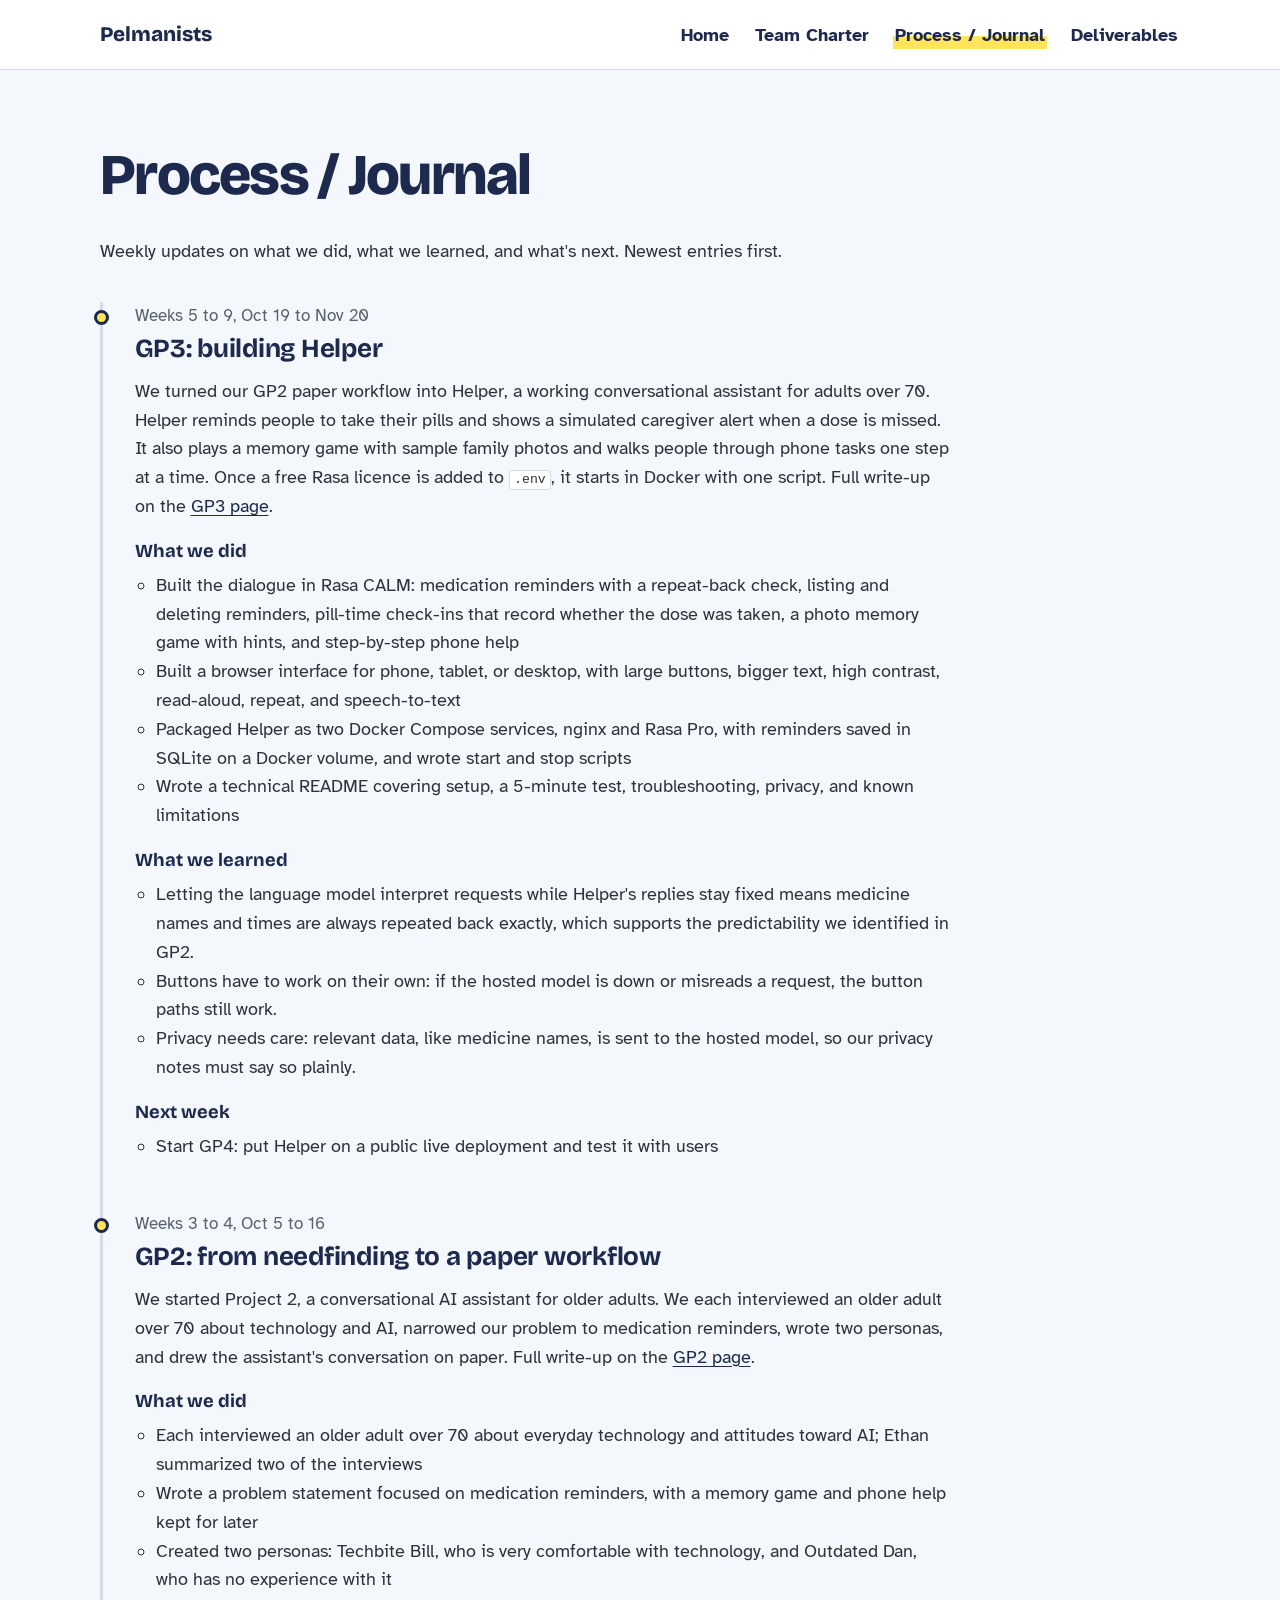
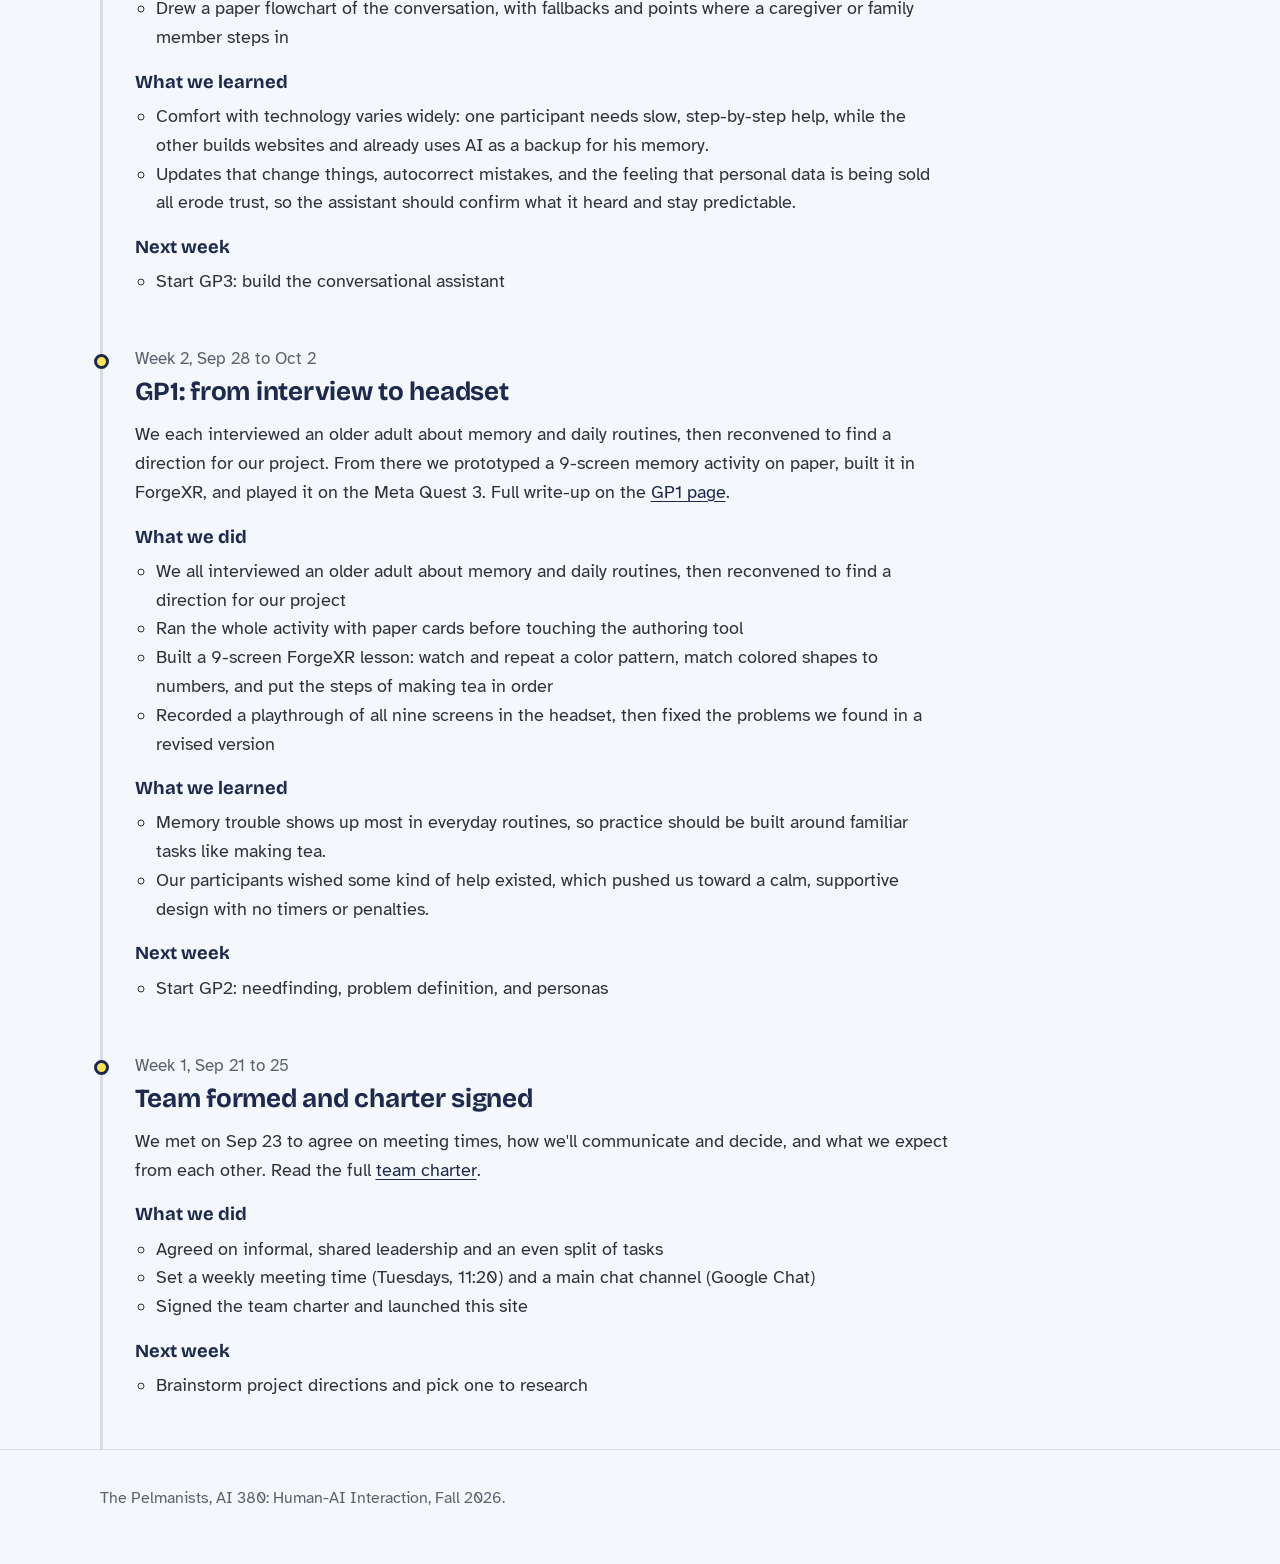
<file: journal.html>
<!DOCTYPE html>
<html lang="en">
<head>
  <meta charset="utf-8">
  <meta name="viewport" content="width=device-width, initial-scale=1">
  <title>Process / Journal | Pelmanists</title>
  <meta name="description" content="Weekly progress, user research, and prototypes from the Pelmanists.">
  <link rel="preconnect" href="https://fonts.googleapis.com">
  <link rel="preconnect" href="https://fonts.gstatic.com" crossorigin>
  <link href="https://fonts.googleapis.com/css2?family=Atkinson+Hyperlegible:wght@400;700&family=Bricolage+Grotesque:wght@700;800&display=swap" rel="stylesheet">
  <link rel="stylesheet" href="styles.css">
</head>
<body>
  <a class="skip-link" href="#main">Skip to main content</a>

  <header class="site-header">
    <div class="wrap">
      <a class="team-mark" href="index.html">Pelmanists</a>
      <nav class="site-nav" aria-label="Main">
        <ul>
          <li><a href="index.html">Home</a></li>
          <li><a href="charter.html">Team Charter</a></li>
          <li><a href="journal.html" aria-current="page">Process / Journal</a></li>
          <li><a href="deliverables.html">Deliverables</a></li>
        </ul>
      </nav>
    </div>
  </header>

  <main id="main" class="wrap">
    <div class="page-intro">
      <h1>Process / Journal</h1>
      <p>Weekly updates on what we did, what we learned, and what's next. Newest entries first.</p>
    </div>

    <!-- To add a week: copy one <li class="entry"> block, paste it at the TOP of the list, and edit. -->
    <ol class="timeline" reversed>
      <li class="entry">
        <time class="date" datetime="2026-11-18">Weeks 5 to 9, Oct 19 to Nov 20</time>
        <h2>GP3: building Helper</h2>
        <p>We turned our GP2 paper workflow into Helper, a working conversational assistant for adults over 70. Helper reminds people to take their pills and shows a simulated caregiver alert when a dose is missed. It also plays a memory game with sample family photos and walks people through phone tasks one step at a time. Once a free Rasa licence is added to <code>.env</code>, it starts in Docker with one script. Full write-up on the <a href="gp3.html">GP3 page</a>.</p>
        <h3>What we did</h3>
        <ul>
          <li>Built the dialogue in Rasa CALM: medication reminders with a repeat-back check, listing and deleting reminders, pill-time check-ins that record whether the dose was taken, a photo memory game with hints, and step-by-step phone help</li>
          <li>Built a browser interface for phone, tablet, or desktop, with large buttons, bigger text, high contrast, read-aloud, repeat, and speech-to-text</li>
          <li>Packaged Helper as two Docker Compose services, nginx and Rasa Pro, with reminders saved in SQLite on a Docker volume, and wrote start and stop scripts</li>
          <li>Wrote a technical README covering setup, a 5-minute test, troubleshooting, privacy, and known limitations</li>
        </ul>
        <h3>What we learned</h3>
        <ul>
          <li>Letting the language model interpret requests while Helper's replies stay fixed means medicine names and times are always repeated back exactly, which supports the predictability we identified in GP2.</li>
          <li>Buttons have to work on their own: if the hosted model is down or misreads a request, the button paths still work.</li>
          <li>Privacy needs care: relevant data, like medicine names, is sent to the hosted model, so our privacy notes must say so plainly.</li>
        </ul>
        <h3>Next week</h3>
        <ul>
          <li>Start GP4: put Helper on a public live deployment and test it with users</li>
        </ul>
      </li>
      <li class="entry">
        <time class="date" datetime="2026-10-16">Weeks 3 to 4, Oct 5 to 16</time>
        <h2>GP2: from needfinding to a paper workflow</h2>
        <p>We started Project 2, a conversational AI assistant for older adults. We each interviewed an older adult over 70 about technology and AI, narrowed our problem to medication reminders, wrote two personas, and drew the assistant's conversation on paper. Full write-up on the <a href="gp2.html">GP2 page</a>.</p>
        <h3>What we did</h3>
        <ul>
          <li>Each interviewed an older adult over 70 about everyday technology and attitudes toward AI; Ethan summarized two of the interviews</li>
          <li>Wrote a problem statement focused on medication reminders, with a memory game and phone help kept for later</li>
          <li>Created two personas: Techbite Bill, who is very comfortable with technology, and Outdated Dan, who has no experience with it</li>
          <li>Drew a paper flowchart of the conversation, with fallbacks and points where a caregiver or family member steps in</li>
        </ul>
        <h3>What we learned</h3>
        <ul>
          <li>Comfort with technology varies widely: one participant needs slow, step-by-step help, while the other builds websites and already uses AI as a backup for his memory.</li>
          <li>Updates that change things, autocorrect mistakes, and the feeling that personal data is being sold all erode trust, so the assistant should confirm what it heard and stay predictable.</li>
        </ul>
        <h3>Next week</h3>
        <ul>
          <li>Start GP3: build the conversational assistant</li>
        </ul>
      </li>
      <li class="entry">
        <time class="date" datetime="2026-10-02">Week 2, Sep 28 to Oct 2</time>
        <h2>GP1: from interview to headset</h2>
        <p>We each interviewed an older adult about memory and daily routines, then reconvened to find a direction for our project. From there we prototyped a 9-screen memory activity on paper, built it in ForgeXR, and played it on the Meta Quest 3. Full write-up on the <a href="gp1.html">GP1 page</a>.</p>
        <h3>What we did</h3>
        <ul>
          <li>We all interviewed an older adult about memory and daily routines, then reconvened to find a direction for our project</li>
          <li>Ran the whole activity with paper cards before touching the authoring tool</li>
          <li>Built a 9-screen ForgeXR lesson: watch and repeat a color pattern, match colored shapes to numbers, and put the steps of making tea in order</li>
          <li>Recorded a playthrough of all nine screens in the headset, then fixed the problems we found in a revised version</li>
        </ul>
        <h3>What we learned</h3>
        <ul>
          <li>Memory trouble shows up most in everyday routines, so practice should be built around familiar tasks like making tea.</li>
          <li>Our participants wished some kind of help existed, which pushed us toward a calm, supportive design with no timers or penalties.</li>
        </ul>
        <h3>Next week</h3>
        <ul>
          <li>Start GP2: needfinding, problem definition, and personas</li>
        </ul>
      </li>
      <li class="entry">
        <time class="date" datetime="2026-09-25">Week 1, Sep 21 to 25</time>
        <h2>Team formed and charter signed</h2>
        <p>We met on Sep 23 to agree on meeting times, how we'll communicate and decide, and what we expect from each other. Read the full <a href="charter.html">team charter</a>.</p>
        <h3>What we did</h3>
        <ul>
          <li>Agreed on informal, shared leadership and an even split of tasks</li>
          <li>Set a weekly meeting time (Tuesdays, 11:20) and a main chat channel (Google Chat)</li>
          <li>Signed the team charter and launched this site</li>
        </ul>
        <h3>Next week</h3>
        <ul>
          <li>Brainstorm project directions and pick one to research</li>
        </ul>
      </li>
    </ol>

    <!--
    Template for research or prototype images inside an entry:
    <figure>
      <img src="images/week3-sketch.jpg" alt="Describe what the image shows, e.g. paper sketch of the home screen with three buttons">
      <figcaption>Early paper prototype of the home screen.</figcaption>
    </figure>
    -->
  </main>

  <footer class="site-footer">
    <div class="wrap">
      <p>The Pelmanists, AI 380: Human-AI Interaction, Fall 2026.</p>
    </div>
  </footer>
</body>
</html>
</file>
<file: styles.css>
/* ---------- Tokens ---------- */
:root {
  --paper: #f4f7fb;
  --surface: #ffffff;
  --ink: #1d2a4d;        /* headings, links */
  --graphite: #2e333b;   /* body text */
  --muted: #5a6270;
  --rule: #d5dce6;
  --highlight: #ffe45c;  /* the one bold element: highlighter marks */
  --grid: rgba(29, 42, 77, 0.07);
  --focus: #1d4ed8;
  --radius-sm: 4px;
  --radius-lg: 14px;
  --measure: 68ch;
  --font-display: "Bricolage Grotesque", "Segoe UI", system-ui, sans-serif;
  --font-body: "Atkinson Hyperlegible", "Segoe UI", system-ui, sans-serif;
}
@media (prefers-color-scheme: dark) {
  :root {
    --paper: #12161f;
    --surface: #1a2030;
    --ink: #c9d6ff;
    --graphite: #e3e6ec;
    --muted: #a3aab8;
    --rule: #2e3648;
    --highlight: #b8a22c;
    --grid: rgba(201, 214, 255, 0.06);
    --focus: #8fb0ff;
  }
}

/* ---------- Base ---------- */
*, *::before, *::after { box-sizing: border-box; }
html { font-size: 112.5%; }
body {
  margin: 0;
  background: var(--paper);
  color: var(--graphite);
  font-family: var(--font-body);
  line-height: 1.6;
}
img { max-width: 100%; display: block; }
h1, h2, h3 { font-family: var(--font-display); color: var(--ink); line-height: 1.15; margin: 0 0 0.5em; }
h1 { font-size: clamp(2.4rem, 7vw, 4.6rem); font-weight: 800; letter-spacing: -0.03em; }
h2 { font-size: clamp(1.5rem, 3vw, 2rem); font-weight: 700; letter-spacing: -0.01em; }
h3 { font-size: 1.2rem; font-weight: 700; }
p { margin: 0 0 1em; max-width: var(--measure); }
a { color: var(--ink); text-underline-offset: 3px; }
a:hover { text-decoration-thickness: 3px; }
:focus-visible { outline: 3px solid var(--focus); outline-offset: 3px; border-radius: 2px; }

.skip-link {
  position: absolute; left: 1rem; top: -4rem;
  background: var(--ink); color: var(--paper);
  padding: 0.6rem 1rem; z-index: 10; border-radius: var(--radius-sm);
}
.skip-link:focus { top: 1rem; }

.wrap { width: min(1080px, 100% - 2.5rem); margin-inline: auto; }

/* ---------- Header / nav ---------- */
.site-header { border-bottom: 1px solid var(--rule); background: var(--surface); }
.site-header .wrap {
  display: flex; flex-wrap: wrap; align-items: center; justify-content: space-between;
  gap: 0.75rem; padding-block: 1rem;
}
.team-mark { font-family: var(--font-display); font-weight: 800; font-size: 1.15rem; color: var(--ink); text-decoration: none; }
.site-nav ul { list-style: none; display: flex; flex-wrap: wrap; gap: 0.25rem 1.25rem; margin: 0; padding: 0; }
.site-nav a { text-decoration: none; font-weight: 700; padding: 0.2rem 0.1rem; }
.site-nav a[aria-current="page"] {
  background: linear-gradient(transparent 55%, var(--highlight) 55%);
}

/* ---------- Hero (graph-paper) ---------- */
.hero {
  background-color: var(--paper);
  background-image:
    linear-gradient(var(--grid) 1px, transparent 1px),
    linear-gradient(90deg, var(--grid) 1px, transparent 1px);
  background-size: 28px 28px;
  padding-block: clamp(3rem, 9vw, 6.5rem) clamp(2.5rem, 6vw, 4rem);
  border-bottom: 1px solid var(--rule);
}
.hero .tagline { font-size: clamp(1.15rem, 2.2vw, 1.45rem); color: var(--graphite); max-width: 40ch; }
.hero .course { color: var(--muted); font-size: 0.95rem; }

main section { padding-block: clamp(2.5rem, 6vw, 4rem); }
main section + section { border-top: 1px solid var(--rule); }
.page-intro { padding-block: clamp(2.5rem, 6vw, 4rem) 1rem; }
.page-intro h1 { font-size: clamp(2rem, 5vw, 3.2rem); }

/* ---------- Team ---------- */
.team-grid {
  display: grid; gap: 2rem;
  grid-template-columns: repeat(auto-fit, minmax(220px, 1fr));
  list-style: none; padding: 0; margin: 1.5rem 0 0;
}
.member img, .member .avatar {
  width: 100%; aspect-ratio: 1; object-fit: cover;
  border-radius: var(--radius-lg); margin-bottom: 0.9rem;
  background: var(--surface); border: 1px solid var(--rule);
}
.member .avatar {
  display: grid; place-items: center;
  font-family: var(--font-display); font-size: 3rem; font-weight: 800; color: var(--ink);
}
.member h3 { margin-bottom: 0.1rem; }
.member .major-year { color: var(--muted); font-weight: 700; font-size: 0.95rem; margin-bottom: 0.6rem; }
.member p { font-size: 0.95rem; }

/* ---------- Journal timeline ---------- */
.timeline { list-style: none; padding: 0; margin: 0; border-left: 3px solid var(--rule); }
.entry { position: relative; padding: 0 0 2.75rem 1.75rem; }
.entry::before {
  content: ""; position: absolute; left: -9px; top: 0.45rem;
  width: 15px; height: 15px; border-radius: 50%;
  background: var(--highlight); border: 3px solid var(--ink);
}
.entry .date { color: var(--muted); font-size: 0.95rem; display: block; margin-bottom: 0.25rem; }
.entry h2 { font-size: 1.45rem; }
.entry h3 { font-size: 1.02rem; margin-top: 1.1rem; }
.entry ul { max-width: var(--measure); padding-left: 1.2rem; }
.entry figure { margin: 1rem 0; max-width: 560px; }
.entry figcaption { color: var(--muted); font-size: 0.9rem; margin-top: 0.4rem; }

/* ---------- Deliverables table ---------- */
.table-scroll { overflow-x: auto; }
table { border-collapse: collapse; width: 100%; min-width: 560px; background: var(--surface); }
caption { text-align: left; color: var(--muted); padding-bottom: 0.75rem; }
th, td { text-align: left; padding: 0.85rem 1rem; border-bottom: 1px solid var(--rule); vertical-align: top; }
thead th { font-family: var(--font-display); color: var(--ink); border-bottom: 2px solid var(--ink); }
.status { font-weight: 700; white-space: nowrap; }
.status.done { background: linear-gradient(transparent 55%, var(--highlight) 55%); }
.status.upcoming { color: var(--muted); }
.status.progress { color: var(--ink); border-bottom: 2px dashed var(--ink); }

/* ---------- Footer ---------- */
.site-footer { border-top: 1px solid var(--rule); padding-block: 2rem; color: var(--muted); font-size: 0.9rem; }

@media (prefers-reduced-motion: reduce) {
  * { scroll-behavior: auto !important; transition: none !important; animation: none !important; }
}

.visually-hidden {
  position: absolute !important; width: 1px; height: 1px; overflow: hidden;
  clip: rect(0 0 0 0); white-space: nowrap;
}
code { font-size: 0.9em; background: var(--surface); padding: 0.1em 0.35em; border-radius: var(--radius-sm); border: 1px solid var(--rule); }
.ai-note { font-size: 0.85rem; margin-top: 0.5rem; }

/* ---------- Team charter ---------- */
.charter-list { margin: 1rem 0 2rem; padding: 0; }
.charter-list > div { padding: 0.9rem 0; border-bottom: 1px solid var(--rule); }
.charter-list dt { font-family: var(--font-display); font-weight: 700; color: var(--ink); margin-bottom: 0.25rem; }
.charter-list dd { margin: 0; max-width: var(--measure); }
.charter-list dd ul { margin: 0; padding-left: 1.2rem; }
.charter-list .pending { color: var(--muted); font-style: italic; }
main section h3 { margin-top: 1.5rem; }
.agreement { max-width: var(--measure); padding-left: 1.2rem; }
.signatures { list-style: none; padding: 0; margin: 1.5rem 0 0; display: grid; gap: 0.75rem; max-width: var(--measure); }
.signatures li { display: flex; flex-wrap: wrap; justify-content: space-between; gap: 0.5rem; padding-bottom: 0.4rem; border-bottom: 2px solid var(--ink); }
.sig-name { font-family: var(--font-display); font-weight: 700; color: var(--ink); font-size: 1.15rem; }
.signatures time { color: var(--muted); }

/* ---------- GP1 page ---------- */
.todo {
  background: var(--highlight); color: #1d2a4d;
  padding: 0.05em 0.35em; border-radius: var(--radius-sm); font-weight: 700;
}
.todo-block {
  border: 2px dashed var(--ink); border-radius: var(--radius-sm);
  padding: 0.9rem 1rem; margin: 1rem 0; max-width: var(--measure);
}
.todo-block p:last-child, .todo-block ul:last-child { margin-bottom: 0; }
.facts { margin: 1rem 0; padding: 0; max-width: var(--measure); }
.facts > div { display: grid; grid-template-columns: 11rem 1fr; gap: 0.25rem 1rem; padding: 0.55rem 0; border-bottom: 1px solid var(--rule); }
.facts dt { font-weight: 700; color: var(--ink); }
.facts dd { margin: 0; }
@media (max-width: 560px) { .facts > div { grid-template-columns: 1fr; } }

.flow { list-style: none; padding: 0; margin: 1.25rem 0; display: grid; gap: 0.6rem; max-width: 760px; counter-reset: step; }
.flow li {
  counter-increment: step; display: grid; grid-template-columns: 2.6rem 1fr; gap: 0.2rem 0.9rem;
  align-items: start; padding: 0.7rem 0.9rem; background: var(--surface);
  border: 1px solid var(--rule); border-radius: var(--radius-sm);
}
.flow li::before {
  content: counter(step); grid-row: span 2; display: grid; place-items: center;
  width: 2.3rem; height: 2.3rem; border-radius: 50%;
  background: var(--highlight); color: #1d2a4d; border: 3px solid var(--ink);
  font-family: var(--font-display); font-weight: 800;
}
.flow .kind { color: var(--muted); font-size: 0.9rem; }
.flow .name { font-weight: 700; color: var(--ink); }
.flow .loop { grid-column: 2; font-size: 0.9rem; color: var(--muted); }

.architecture {
  max-width: 920px;
  margin: 1.5rem 0;
  padding: 1rem;
  background: var(--surface);
  border: 1px solid var(--rule);
  border-radius: var(--radius-lg);
}
.architecture figcaption { margin-bottom: 1rem; color: var(--ink); }
.architecture-flow,
.architecture-services {
  display: grid;
  grid-template-columns: minmax(150px, 1fr) 8rem minmax(150px, 1fr) 8rem minmax(150px, 1fr);
  align-items: center;
  gap: 0.65rem;
}
.architecture-services {
  grid-template-columns: 1fr 8rem 1fr 8rem 1fr;
  margin-top: 0.85rem;
}
.architecture-services::before {
  content: "";
  grid-column: 1;
}
.arch-node {
  min-height: 8rem;
  display: flex;
  flex-direction: column;
  justify-content: center;
  padding: 0.9rem;
  text-align: center;
  background: var(--paper);
  border: 2px solid var(--ink);
  border-radius: var(--radius-sm);
}
.arch-node strong { font-family: var(--font-display); font-size: 1.05rem; color: var(--ink); }
.arch-node small { margin-top: 0.35rem; color: var(--muted); line-height: 1.35; }
.arch-kind { margin-bottom: 0.25rem; color: var(--muted); font-size: 0.78rem; }
.arch-node-storage { grid-column: 3; }
.arch-node-external { grid-column: 5; }
.arch-arrow {
  position: relative;
  display: grid;
  place-items: center;
  height: 2.2rem;
  border-top: 2px solid var(--ink);
  color: var(--muted);
  font-size: 0.75rem;
  text-align: center;
}
.arch-arrow::after {
  content: "";
  position: absolute;
  right: -1px;
  width: 8px;
  height: 8px;
  border-top: 2px solid var(--ink);
  border-right: 2px solid var(--ink);
  transform: rotate(45deg);
}
.arch-arrow span { position: relative; z-index: 1; background: var(--surface); padding: 0.15rem 0.35rem; }
.arch-arrow-down {
  grid-column: 2;
  height: 5.2rem;
  border-top: 0;
  border-left: 2px solid var(--ink);
  transform: rotate(0deg);
}
.arch-arrow-down::after {
  right: auto;
  bottom: -1px;
  left: -5px;
  transform: rotate(135deg);
}

@media (max-width: 760px) {
  .architecture-flow {
    grid-template-columns: 1fr;
  }
  .architecture-flow .arch-arrow {
    width: 2.2rem;
    height: 3.5rem;
    justify-self: center;
    border-top: 0;
    border-left: 2px solid var(--ink);
  }
  .architecture-flow .arch-arrow::after {
    right: auto;
    bottom: -1px;
    left: -5px;
    transform: rotate(135deg);
  }
  .architecture-services {
    grid-template-columns: 1fr;
  }
  .architecture-services::before { display: none; }
  .arch-node-storage,
  .arch-node-external,
  .architecture-services .arch-arrow {
    grid-column: 1;
  }
  .architecture-services .arch-arrow {
    width: 2.2rem;
    height: 3.5rem;
    justify-self: center;
  }
}

.screen-table { min-width: 980px; font-size: 0.92rem; }
.screen-table td:first-child, .screen-table th:first-child { white-space: nowrap; }
.screen-table ul { margin: 0; padding-left: 1rem; }
.links-list { max-width: var(--measure); padding-left: 1.2rem; }
</file>
